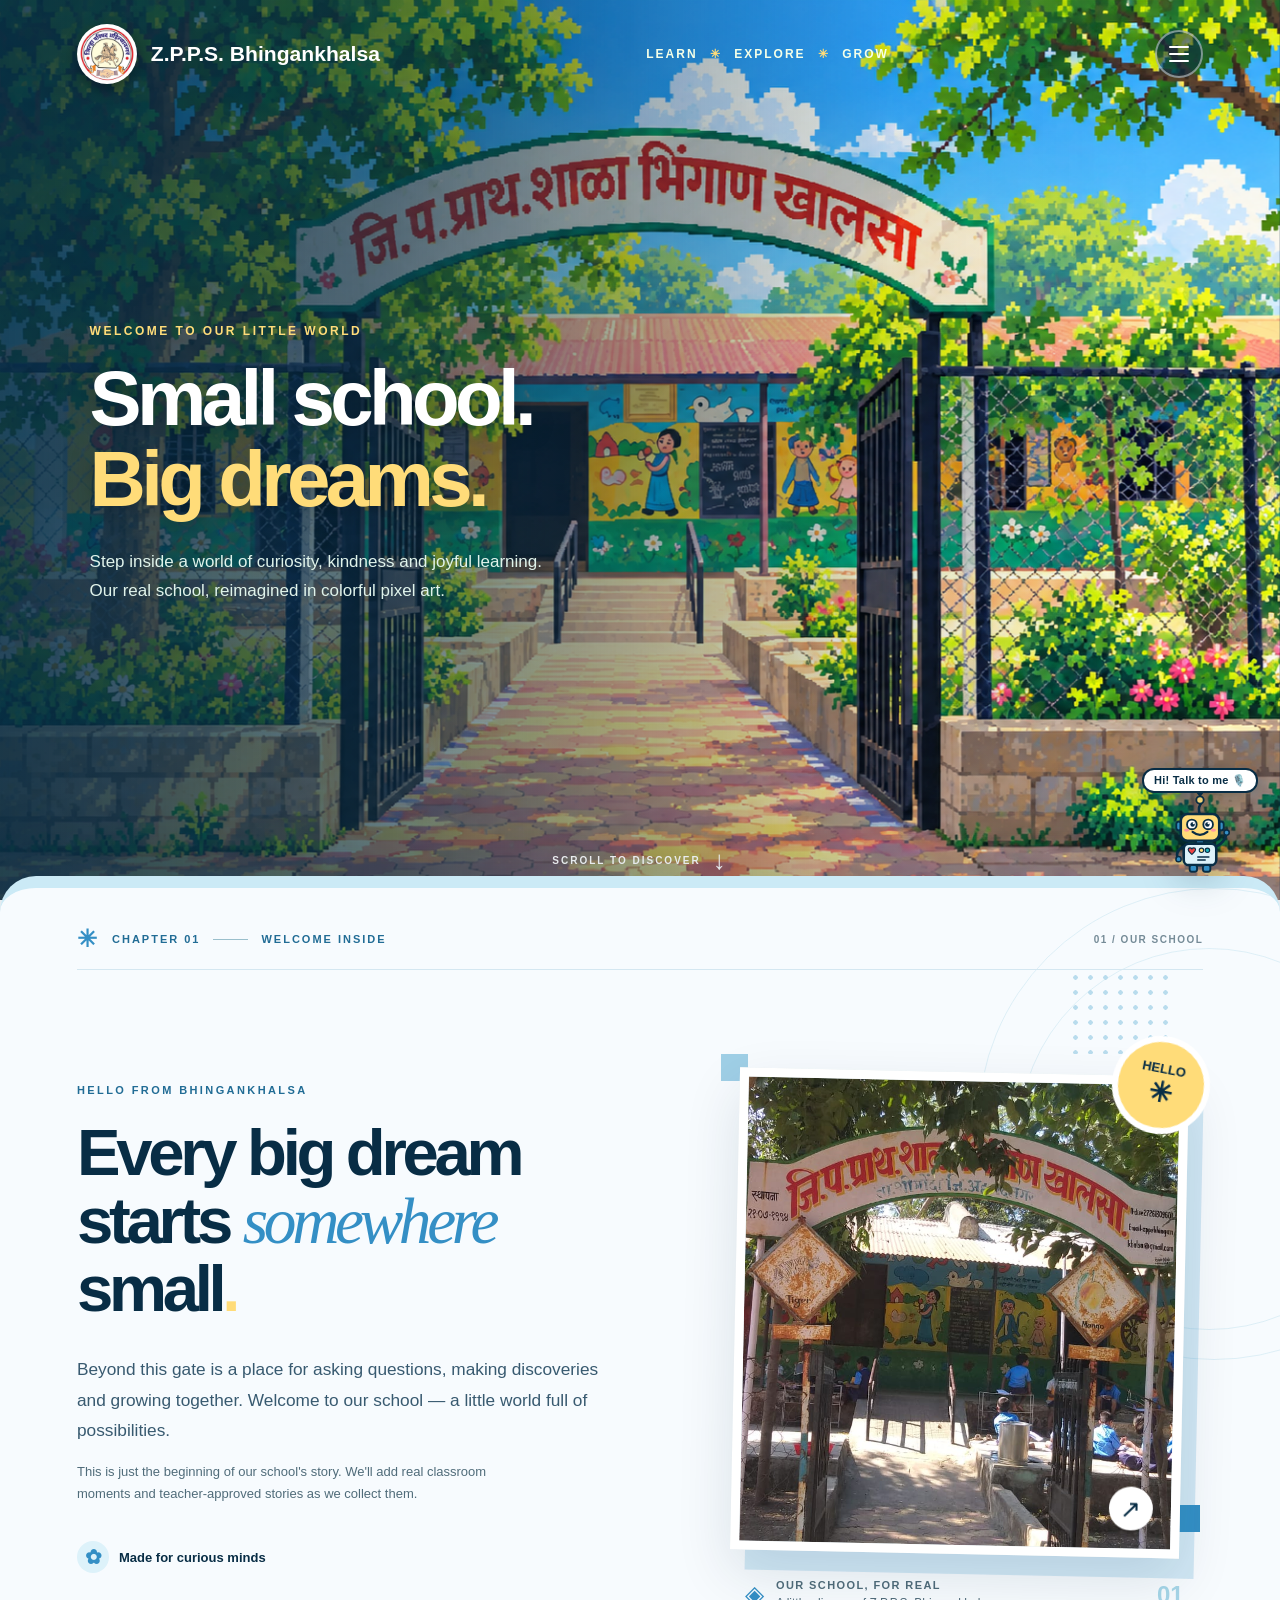
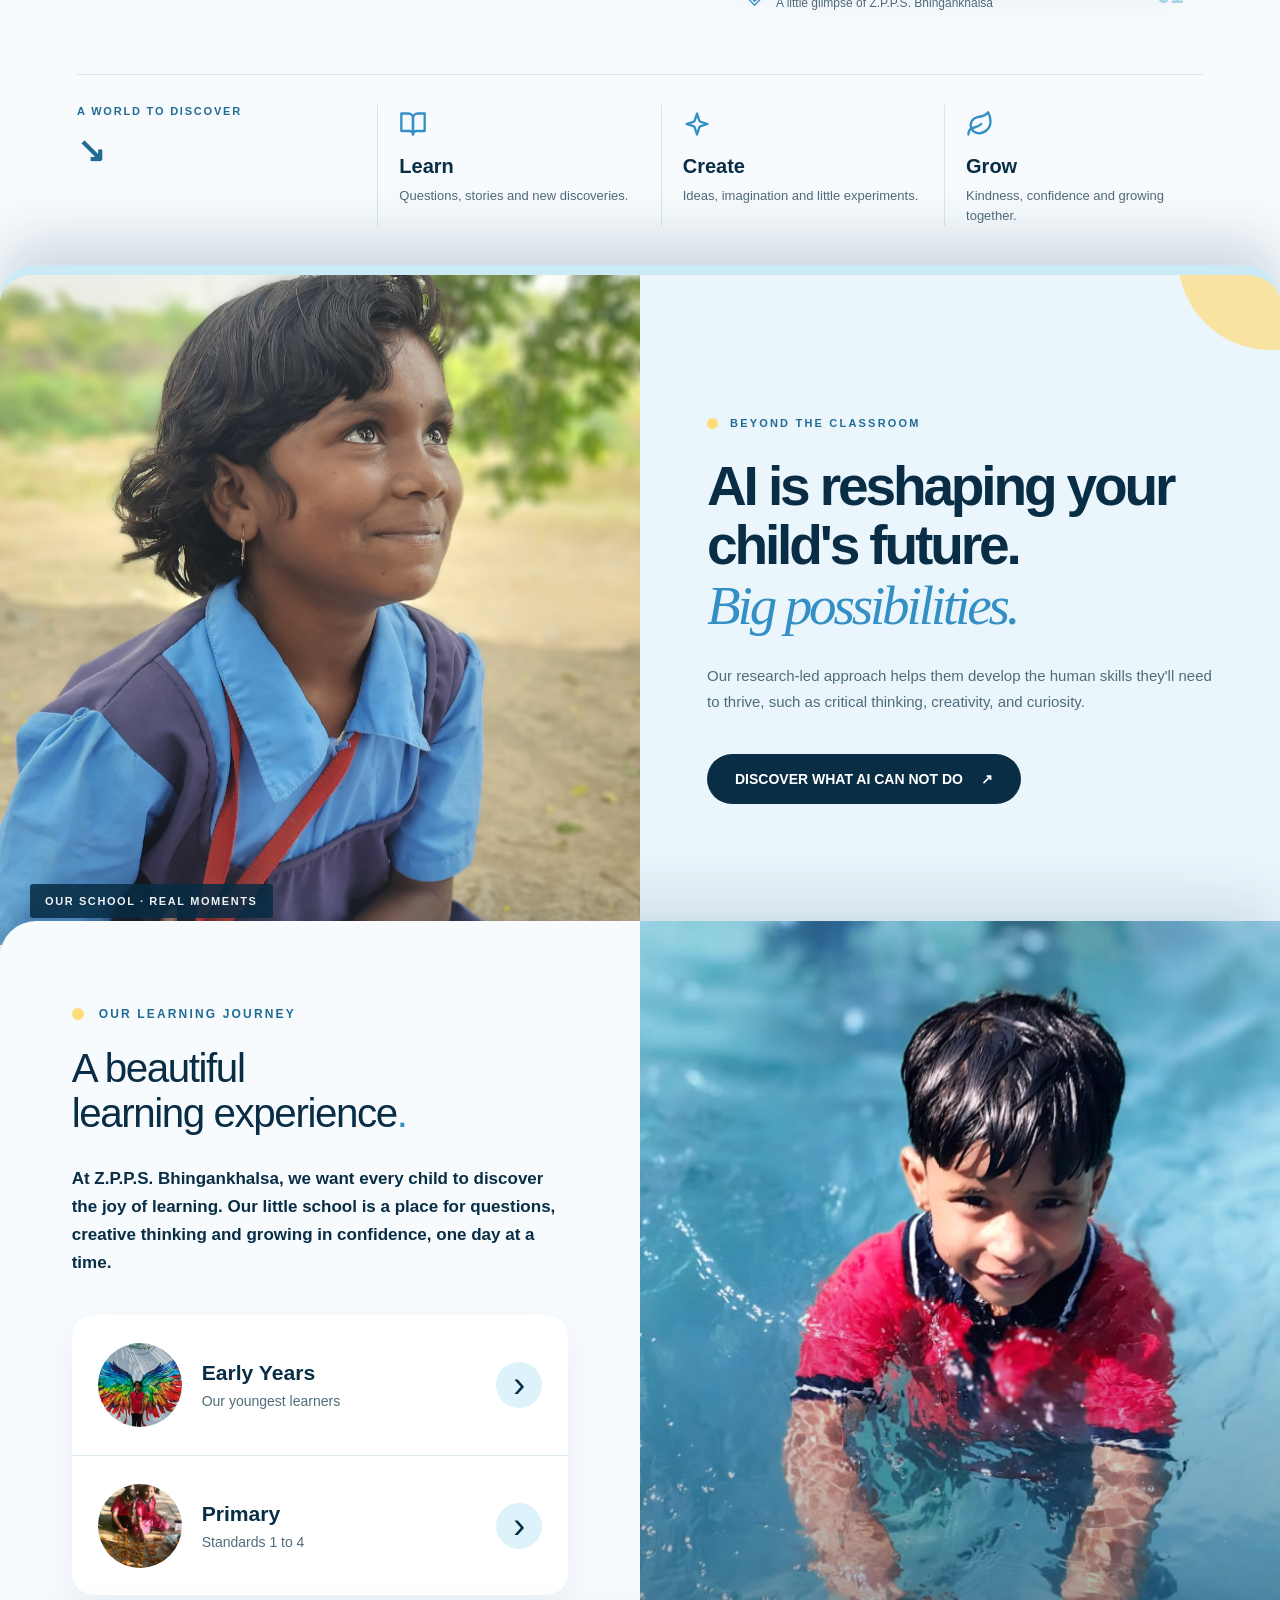
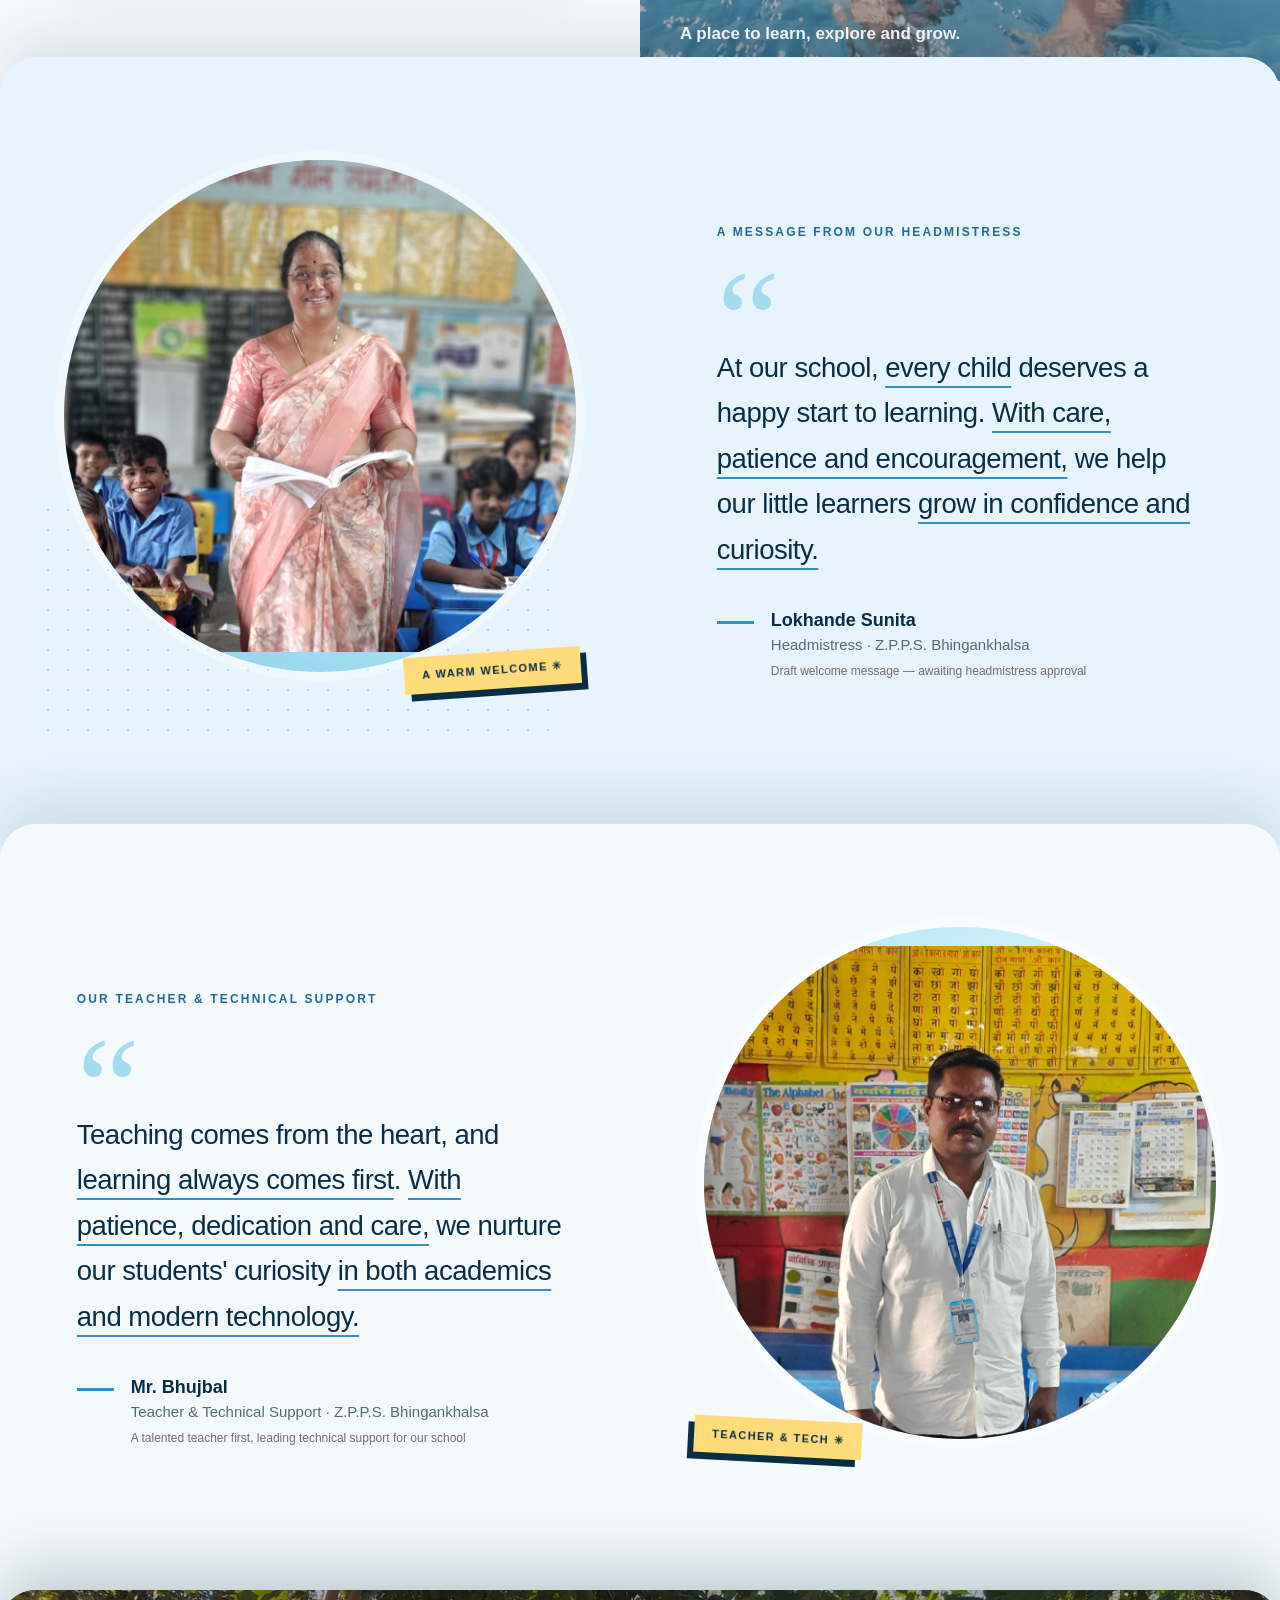
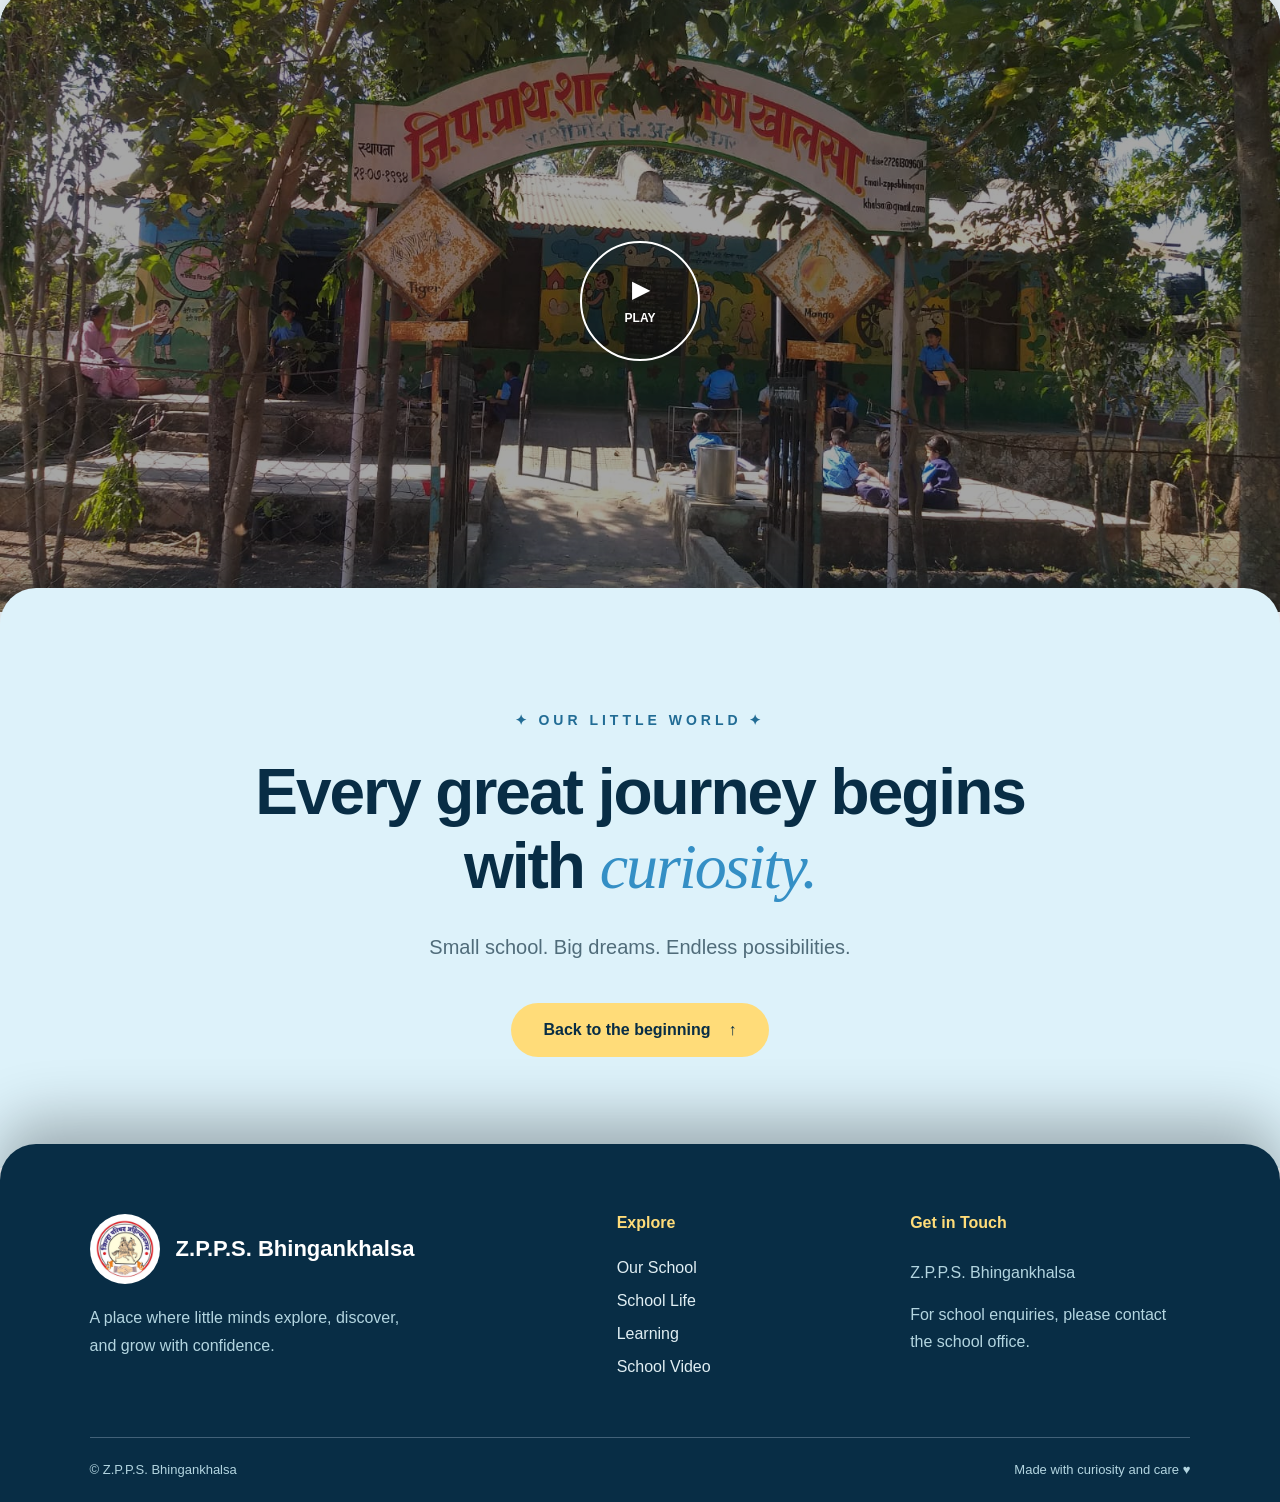
<file: zerpi-school/index.html>
<!DOCTYPE html>
<html lang="en">

<head>
  <meta charset="UTF-8">
  <meta name="viewport" content="width=device-width, initial-scale=1">
  <meta name="description" content="Explore Z.P.P.S. Bhingankhalsa — a little school with big dreams.">
  <title>Z.P.P.S. Bhingankhalsa | Our School</title>
  <link rel="stylesheet" href="styles.css">
  <link rel="stylesheet" href="voice-bot.css">
  <script src="script.js" defer></script>
  <script src="voice-bot.js" defer></script>
</head>

<body>

  <main>

    <!-- SECTION 1: PIXEL HERO -->
    <section class="hero" id="home" aria-labelledby="hero-title">

      <div class="hero-media" role="img" aria-label="Pixel art of our school entrance"></div>

      <div class="hero-shade" aria-hidden="true"></div>

      <header class="navbar">
        <a class="brand" href="#home">
          <img src="assets/school-logo.png" class="brand-logo" alt="Zilla Parishad emblem" width="60" height="60">
          <span class="brand-name">
            Z.P.P.S. Bhingankhalsa
          </span>
        </a>

        <span class="nav-note">
          Learn <span>✳</span>
          Explore <span>✳</span>
          Grow
        </span>

        <!-- HAMBURGER MENU BUTTON -->
        <button class="menu-toggle" id="menuToggle" type="button" aria-label="Open navigation menu"
          aria-expanded="false" aria-controls="siteMenu">
          <span class="menu-bar"></span>
          <span class="menu-bar"></span>
          <span class="menu-bar"></span>
        </button>

      </header>

      <!-- SLIDE-OUT NAVIGATION MENU -->
      <nav class="site-menu" id="siteMenu" aria-label="Site navigation">
        <div class="site-menu-inner">

          <button class="site-menu-close" id="menuClose" type="button" aria-label="Close menu">✕</button>

          <p class="site-menu-school">Z.P.P.S. Bhingankhalsa</p>

          <ul class="site-menu-list">
            <li><a href="about.html" class="site-menu-link">About Our School</a></li>
            <li><a href="extra-curriculum.html" class="site-menu-link">Extra Curriculum</a></li>
            <li><a href="calendar.html" class="site-menu-link">Calendar</a></li>
            <li><a href="features.html" class="site-menu-link">Features</a></li>
            <li><a href="faq.html" class="site-menu-link">F &amp; Q</a></li>
          </ul>

        </div>
      </nav>

      <div class="hero-content">
        <p class="eyebrow">Welcome to our little world</p>

        <h1 id="hero-title">
          Small school.<br>
          <span>Big dreams.</span>
        </h1>

        <p class="hero-description">
          Step inside a world of curiosity, kindness and
          joyful learning. Our real school, reimagined
          in colorful pixel art.
        </p>
      </div>

      <a class="scroll-cue" href="#discover">
        <span>SCROLL TO DISCOVER</span>
        <span class="scroll-cue-arrow">↓</span>
      </a>

    </section>


    <!-- SECTION 2: WELCOME INSIDE -->
    <section class="school-intro" aria-labelledby="discover-title">

      <div class="section-pattern" aria-hidden="true"></div>

      <div class="school-intro-inner">

        <div class="intro-heading-row" id="discover">
          <p class="chapter-label">
            <span class="chapter-spark">✳</span>
            CHAPTER 01
            <span class="chapter-divider"></span>
            WELCOME INSIDE
          </p>
          <span class="chapter-index">
            01 / OUR SCHOOL
          </span>
        </div>

        <div class="intro-main">

          <div class="intro-copy">

            <p class="intro-small">
              HELLO FROM BHINGANKHALSA
            </p>

            <h2 id="discover-title">
              Every big dream<br>
              starts <em>somewhere</em><br>
              small<span class="title-period">.</span>
            </h2>

            <p class="intro-lead">
              Beyond this gate is a place for asking
              questions, making discoveries and growing
              together. Welcome to our school — a little
              world full of possibilities.
            </p>

            <p class="intro-helper">
              This is just the beginning of our school's
              story. We'll add real classroom moments
              and teacher-approved stories as we
              collect them.
            </p>

            <div class="intro-signature">
              <span class="signature-icon">✿</span>
              Made for curious minds
            </div>

          </div>

          <div class="intro-photo-wrap">

            <div class="photo-corner photo-corner-tl"></div>
            <div class="photo-corner photo-corner-br"></div>

            <button class="photo-button" type="button" id="openSchoolPhoto" aria-label="View larger school photograph">
              <img src="assets/real.jpg" alt="Real entrance of Z.P.P.S. Bhingankhalsa" loading="lazy">
              <span class="photo-zoom">↗</span>
            </button>

            <div class="photo-caption">
              <span class="caption-mark">◈</span>

              <div>
                <strong>OUR SCHOOL, FOR REAL</strong>
                <small>
                  A little glimpse of Z.P.P.S. Bhingankhalsa
                </small>
              </div>

              <span class="caption-no">01</span>
            </div>

            <div class="photo-sticker" aria-hidden="true">
              <span>HELLO</span>
              <b>✳</b>
            </div>

          </div>
        </div>

        <div class="intro-bottom">

          <div class="intro-bottom-label">
            A WORLD TO DISCOVER <span>↘</span>
          </div>

          <div class="value-items">

            <article class="value-item">
              <div class="value-icon">
                <svg width="28" height="28" viewBox="0 0 24 24" fill="none" stroke="currentColor" stroke-width="2"
                  stroke-linecap="round" stroke-linejoin="round" aria-hidden="true">
                  <path d="M2 3h6a4 4 0 0 1 4 4v14a3 3 0 0 0-3-3H2z" />
                  <path d="M22 3h-6a4 4 0 0 0-4 4v14a3 3 0 0 1 3-3h7z" />
                </svg>
              </div>
              <h3>Learn</h3>
              <p>Questions, stories and new discoveries.</p>
            </article>

            <article class="value-item">
              <div class="value-icon">
                <svg width="28" height="28" viewBox="0 0 24 24" fill="none" stroke="currentColor" stroke-width="2"
                  stroke-linecap="round" stroke-linejoin="round" aria-hidden="true">
                  <path
                    d="m12 3-1.9 5.8a2 2 0 0 1-1.3 1.3L3 12l5.8 1.9a2 2 0 0 1 1.3 1.3L12 21l1.9-5.8a2 2 0 0 1 1.3-1.3L21 12l-5.8-1.9a2 2 0 0 1-1.3-1.3Z" />
                </svg>
              </div>
              <h3>Create</h3>
              <p>Ideas, imagination and little experiments.</p>
            </article>

            <article class="value-item">
              <div class="value-icon">
                <svg width="28" height="28" viewBox="0 0 24 24" fill="none" stroke="currentColor" stroke-width="2"
                  stroke-linecap="round" stroke-linejoin="round" aria-hidden="true">
                  <path d="M11 20A7 7 0 0 1 9.8 6.1C15.5 5 17 4.48 19 2c1 2 2 4.18 2 8 0 5.5-4.78 10-10 10Z" />
                  <path d="M2 21c0-3 1.85-5.36 5.08-6C9.5 14.52 12 13 13 12" />
                </svg>
              </div>
              <h3>Grow</h3>
              <p>Kindness, confidence and growing together.</p>
            </article>

          </div>
        </div>

      </div>
    </section>


    <!-- SECTION 3: STUDENT FEATURE -->
    <section class="student-story" id="school-life" aria-labelledby="school-life-title">

      <div class="student-story-image">
        <div class="student-story-photo-frame">
          <img id="studentStoryPhoto" src="assets/face.jpg" alt="A real moment from our school" loading="lazy">
        </div>

        <span class="student-image-caption">
          OUR SCHOOL · REAL MOMENTS
        </span>
      </div>

      <div class="student-story-copy">
        <div class="student-story-text">

          <p class="student-story-kicker">
            <span class="story-kicker-dot"></span>
            BEYOND THE CLASSROOM
          </p>

          <h2 id="school-life-title">
            AI is reshaping your child's future.<br>
            <em>Big possibilities.</em>
          </h2>

          <p class="student-story-subtext">
            Our research-led approach helps them develop
            the human skills they'll need to thrive, such
            as critical thinking, creativity, and curiosity.
          </p>

          <a class="feature-button" href="ai-skills.html">
            DISCOVER WHAT AI CAN NOT DO
            <span aria-hidden="true">↗</span>
          </a>

        </div>
      </div>

    </section>


    <!-- SECTION 4: LEARNING EXPERIENCE -->
    <section class="learning-section" id="learning" aria-labelledby="learning-title">

      <div class="learning-grid">

        <div class="learning-copy">

          <p class="learning-kicker">
            <span></span>
            OUR LEARNING JOURNEY
          </p>

          <h2 id="learning-title">
            A beautiful<br>
            learning experience<span class="learning-period">.</span>
          </h2>

          <p class="learning-intro">
            At Z.P.P.S. Bhingankhalsa, we want every child
            to discover the joy of learning. Our little
            school is a place for questions, creative
            thinking and growing in confidence, one day
            at a time.
          </p>

          <div class="learning-stage-list">

            <a class="learning-stage learning-stage-link" href="early-years.html">
              <img class="learning-thumb" src="assets/pre.jpg" alt="" loading="lazy">

              <span class="learning-stage-label">
                <strong>Early Years</strong>
                <small>Our youngest learners</small>
              </span>

              <span class="learning-stage-arrow">›</span>
            </a>

            <a class="learning-stage learning-stage-link" href="primary.html">
              <img class="learning-thumb" src="assets/prelim.jpg" alt="" loading="lazy">

              <span class="learning-stage-label">
                <strong>Primary</strong>
                <small>Standards 1 to 4</small>
              </span>

              <span class="learning-stage-arrow">›</span>
            </a>

          </div>
        </div>

        <div class="learning-visual">

          <img src="assets/innocense.jpeg" alt="Real school entrance" loading="lazy">

          <div class="learning-photo-caption">
            A place to learn, explore and grow.
          </div>

        </div>
      </div>

    </section>


    <!-- SECTION 5: HEADMISTRESS -->
    <section class="headmistress-section" id="headmistress" aria-labelledby="headmistress-heading">

      <div class="headmistress-grid">

        <div class="headmistress-image-column">

          <div class="headmistress-portrait-wrap">

            <div class="headmistress-cross-pattern"></div>

            <div class="headmistress-portrait" id="headmistressPortrait">

              <div class="headmistress-photo-placeholder">
                <span class="headmistress-initials">LS</span>
                <span class="headmistress-placeholder-label">
                  PORTRAIT COMING SOON
                </span>
              </div>

              <img id="headmistressPhoto" src="assets/HM.jpg" alt="Headmistress Lokhande Sunita" loading="lazy"
                width="560" height="560">

            </div>

            <span class="headmistress-picture-tag">
              A WARM WELCOME <span>✳</span>
            </span>

          </div>
        </div>

        <div class="headmistress-copy-column">

          <p class="headmistress-eyebrow">
            A MESSAGE FROM OUR HEADMISTRESS
          </p>

          <div class="headmistress-quotation-mark" aria-hidden="true">“</div>

          <h2 class="headmistress-quote" id="headmistress-heading">
            At our school, <span>every child</span>
            deserves a happy start to learning.
            <span>With care, patience and encouragement,</span>
            we help our little learners
            <span>grow in confidence and curiosity.</span>
          </h2>

          <div class="headmistress-attribution">

            <span class="headmistress-line"></span>

            <div>
              <strong>Lokhande Sunita</strong>
              <p>
                Headmistress · Z.P.P.S. Bhingankhalsa
              </p>
              <small>
                Draft welcome message —
                awaiting headmistress approval
              </small>
            </div>

          </div>
        </div>

      </div>
    </section>


    <!-- SECTION 5B: TEACHER & TECH SUPPORT -->
    <section class="headmistress-section teacher-section" id="teacher" aria-labelledby="teacher-heading">

      <div class="headmistress-grid teacher-grid">

        <div class="headmistress-copy-column teacher-copy-column">

          <p class="headmistress-eyebrow">
            OUR TEACHER &amp; TECHNICAL SUPPORT
          </p>

          <div class="headmistress-quotation-mark" aria-hidden="true">“</div>

          <h2 class="headmistress-quote" id="teacher-heading">
            Teaching comes from the heart, and <span>learning always comes first</span>.
            <span>With patience, dedication and care,</span>
            we nurture our students' curiosity
            <span>in both academics and modern technology.</span>
          </h2>

          <div class="headmistress-attribution">

            <span class="headmistress-line"></span>

            <div>
              <strong>Mr. Bhujbal</strong>
              <p>
                Teacher &amp; Technical Support · Z.P.P.S. Bhingankhalsa
              </p>
              <small>
                A talented teacher first, leading technical support for our school
              </small>
            </div>

          </div>
        </div>

        <div class="headmistress-image-column teacher-image-column">

          <div class="headmistress-portrait-wrap teacher-portrait-wrap">

            <div class="headmistress-cross-pattern teacher-cross-pattern"></div>

            <div class="headmistress-portrait teacher-portrait" id="teacherPortrait">

              <div class="headmistress-photo-placeholder">
                <span class="headmistress-initials">B</span>
                <span class="headmistress-placeholder-label">
                  TEACHER &amp; TECH SUPPORT
                </span>
              </div>

              <img id="teacherPhoto" src="assets/teacher.jpg" alt="Teacher Mr. Bhujbal" loading="lazy" width="560"
                height="560">

            </div>

            <span class="headmistress-picture-tag teacher-picture-tag">
              TEACHER &amp; TECH <span>✳</span>
            </span>

          </div>
        </div>

      </div>
    </section>


    <!-- SECTION 6: SCHOOL VIDEO -->
    <section class="school-video-section" id="school-video">

      <h2 class="visually-hidden">
        Discover Z.P.P.S. Bhingankhalsa
      </h2>

      <video id="schoolIntroVideo" class="school-intro-video" poster="assets/real.jpg" preload="metadata" playsinline>
        <source src="assets/Z.P.P.S.BHINGANKHALSA.mp4" type="video/mp4">
        Your browser does not support this video.
      </video>

      <div class="school-video-overlay"></div>

      <button class="video-play-button" id="schoolVideoPlay" type="button" aria-label="Play school introduction">
        <span class="play-icon">▶</span>
        <span>PLAY</span>
      </button>

      <button class="video-pause-button" id="schoolVideoPause" type="button" aria-label="Pause school introduction"
        hidden>
        ❚❚
      </button>

    </section>


    <!-- SECTION 7: CLOSING MESSAGE -->
    <section class="closing-section" id="closing">

      <div class="closing-inner">

        <p class="closing-eyebrow">
          ✦ OUR LITTLE WORLD ✦
        </p>

        <h2>
          Every great journey begins with
          <em>curiosity.</em>
        </h2>

        <p class="closing-description">
          Small school. Big dreams.
          Endless possibilities.
        </p>

        <a href="#home" class="closing-button">
          Back to the beginning
          <span aria-hidden="true">↑</span>
        </a>

      </div>

    </section>

  </main>


  <!-- FOOTER -->
  <footer class="school-footer" id="contact">

    <div class="footer-container">

      <div class="footer-brand">

        <div class="footer-brand-header">
          <img src="assets/school-logo.png" alt="Zilla Parishad logo" class="footer-logo">
          <h3>Z.P.P.S. Bhingankhalsa</h3>
        </div>

        <p>
          A place where little minds explore,
          discover, and grow with confidence.
        </p>

      </div>

      <nav class="footer-links" aria-label="Footer navigation">
        <h4>Explore</h4>
        <a href="#discover">Our School</a>
        <a href="#school-life">School Life</a>
        <a href="#learning">Learning</a>
        <a href="#school-video">School Video</a>
      </nav>

      <div class="footer-contact">
        <h4>Get in Touch</h4>
        <p>Z.P.P.S. Bhingankhalsa</p>
        <p>
          For school enquiries, please
          contact the school office.
        </p>
      </div>

    </div>

    <div class="footer-bottom">
      <p>© Z.P.P.S. Bhingankhalsa</p>
      <p>Made with curiosity and care ♥</p>
    </div>

  </footer>


  <!-- SCHOOL PHOTO VIEWER -->
  <dialog class="photo-dialog" id="schoolPhotoDialog" aria-label="School entrance photograph">

    <div class="dialog-topbar">
      <span>OUR REAL SCHOOL</span>

      <button type="button" id="closeSchoolPhoto" class="dialog-close" aria-label="Close photograph">✕</button>
    </div>

    <img src="assets/real.jpg" alt="Real school entrance">

    <p>Z.P.P.S. Bhingankhalsa · Entrance photograph</p>
  </dialog>

</body>

</html>
</file>
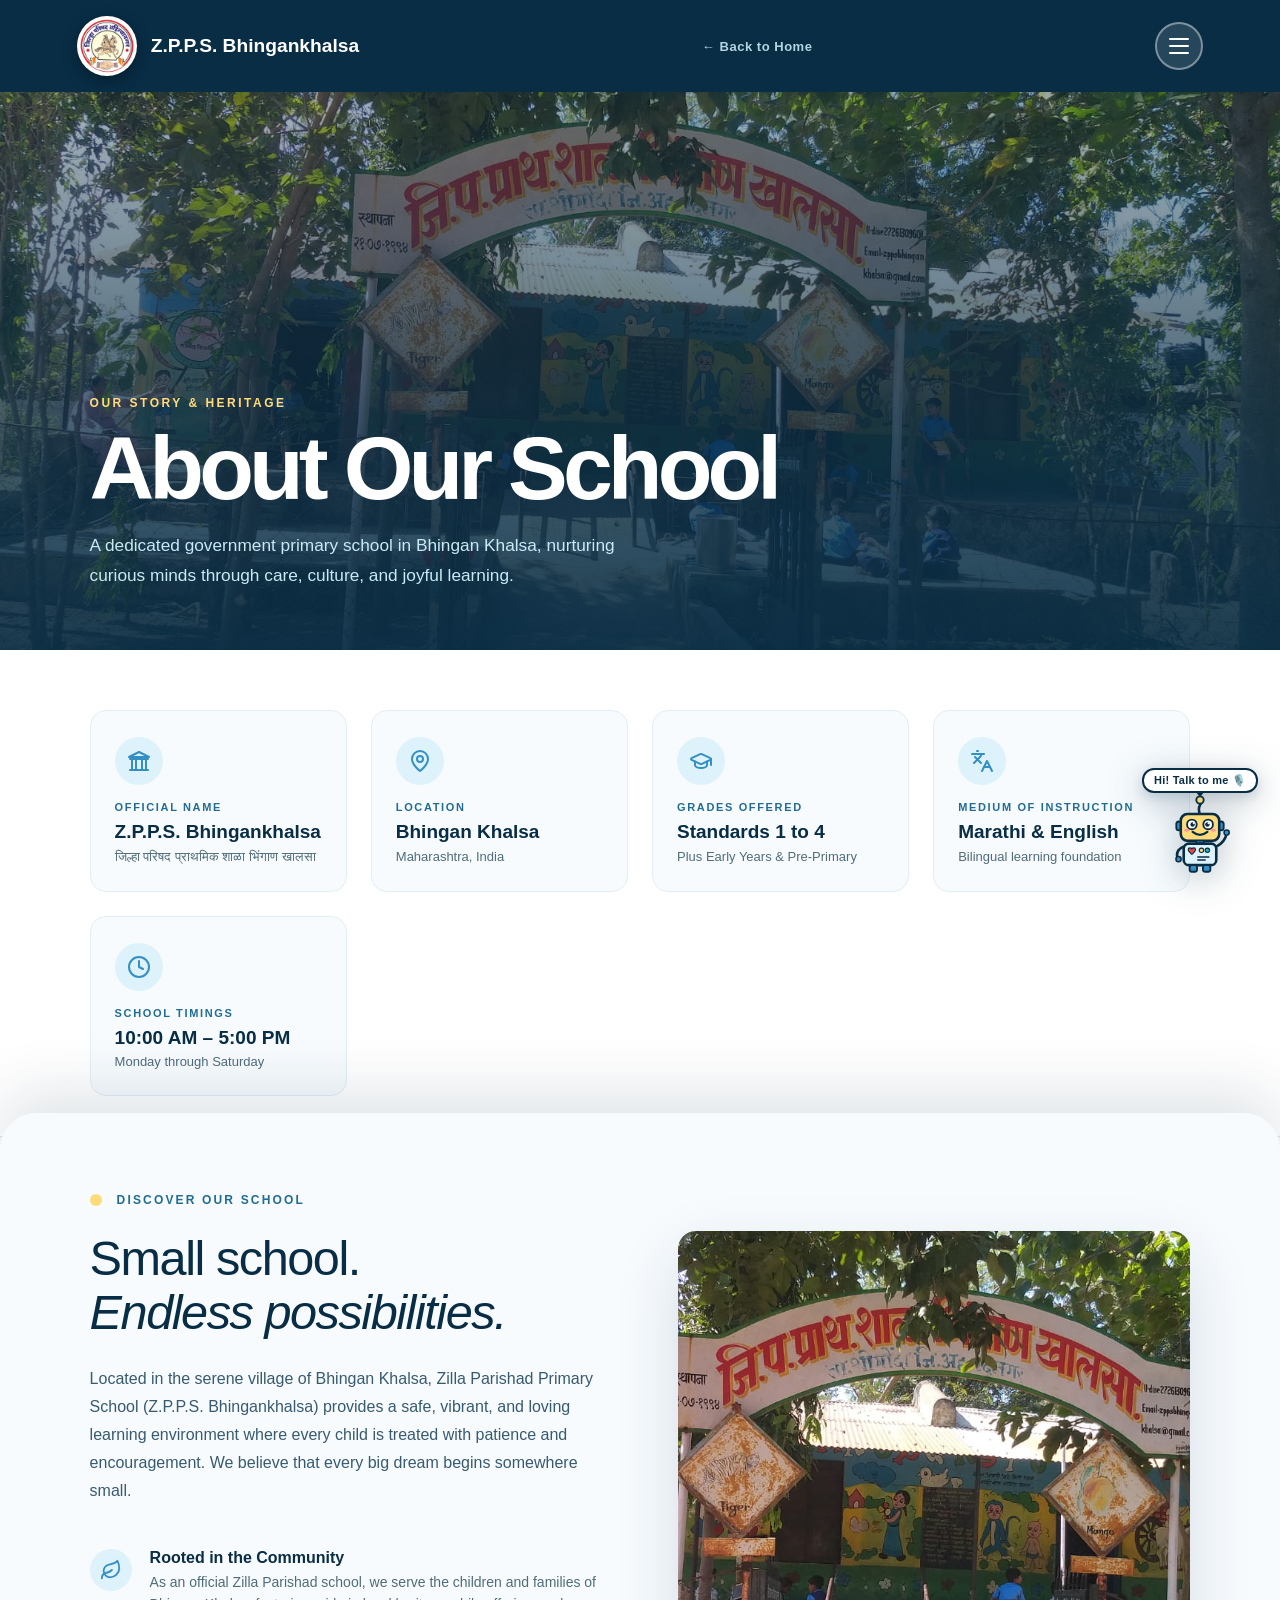
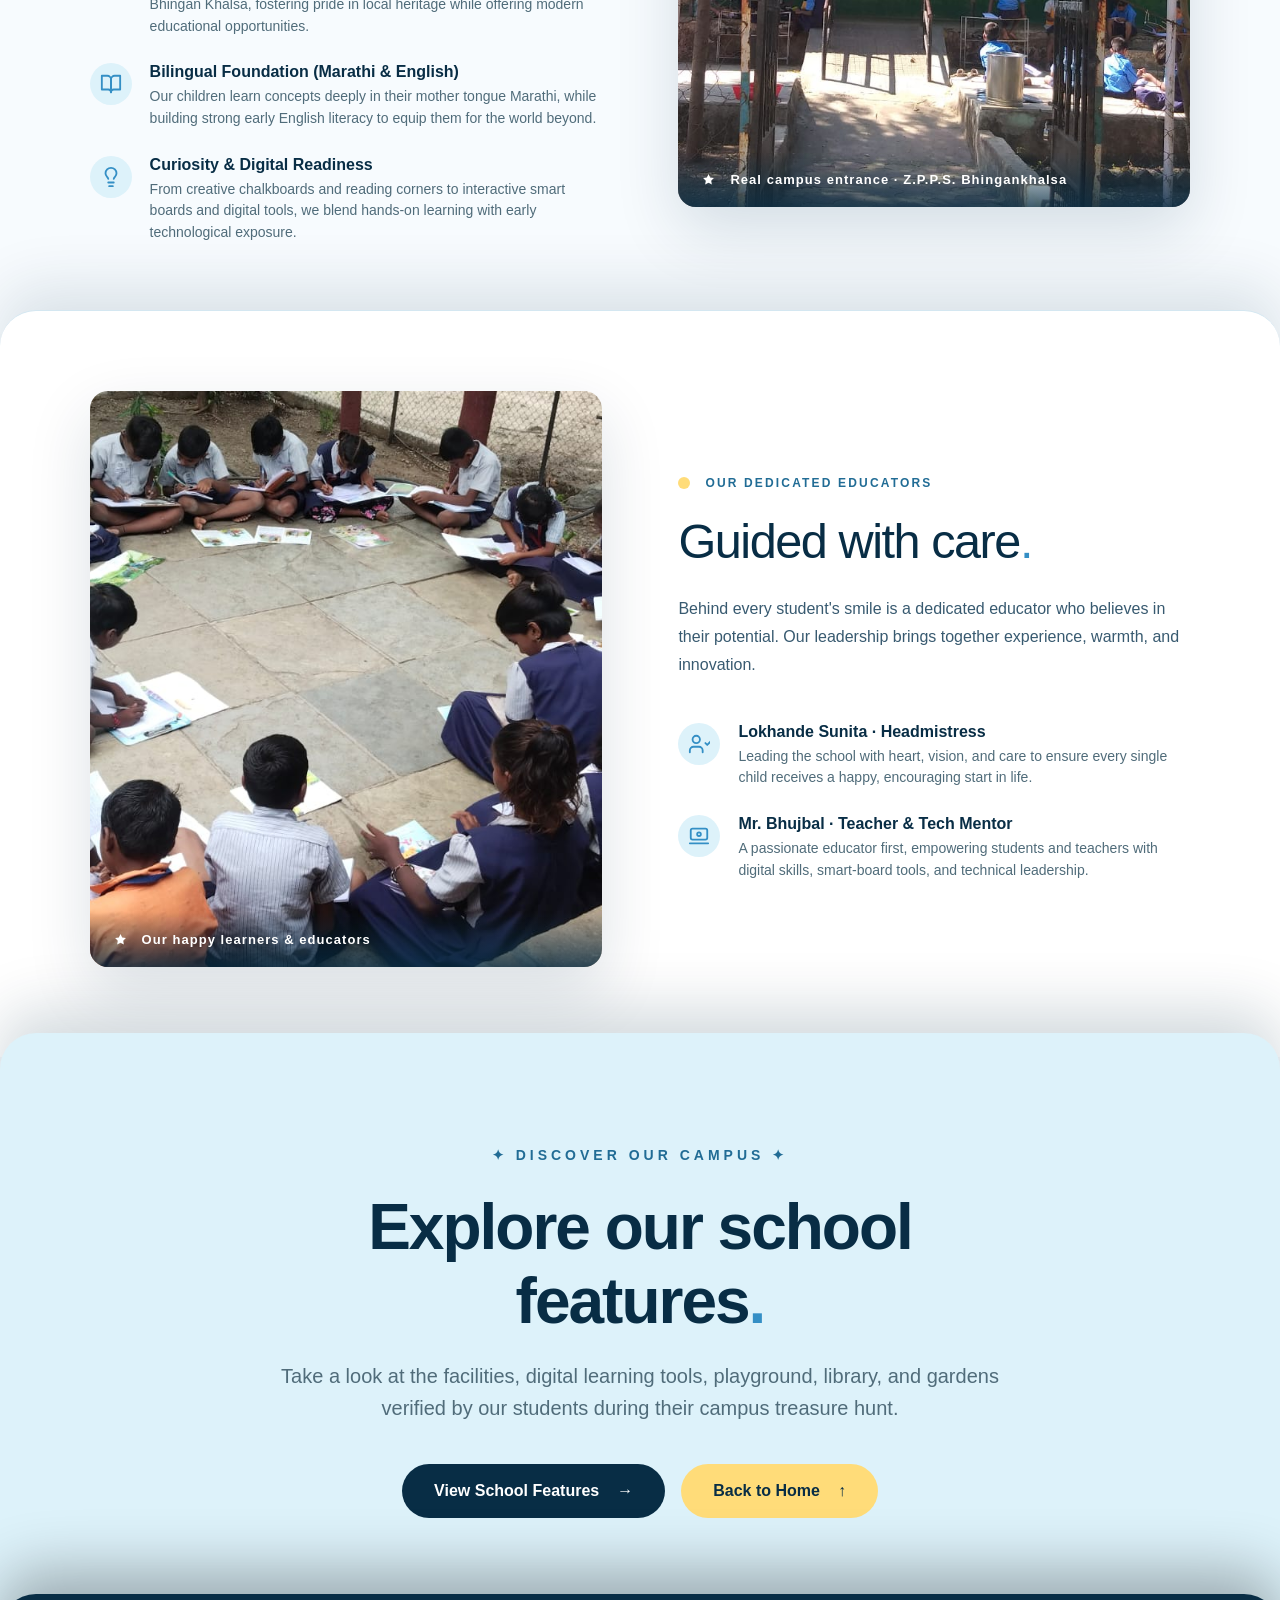
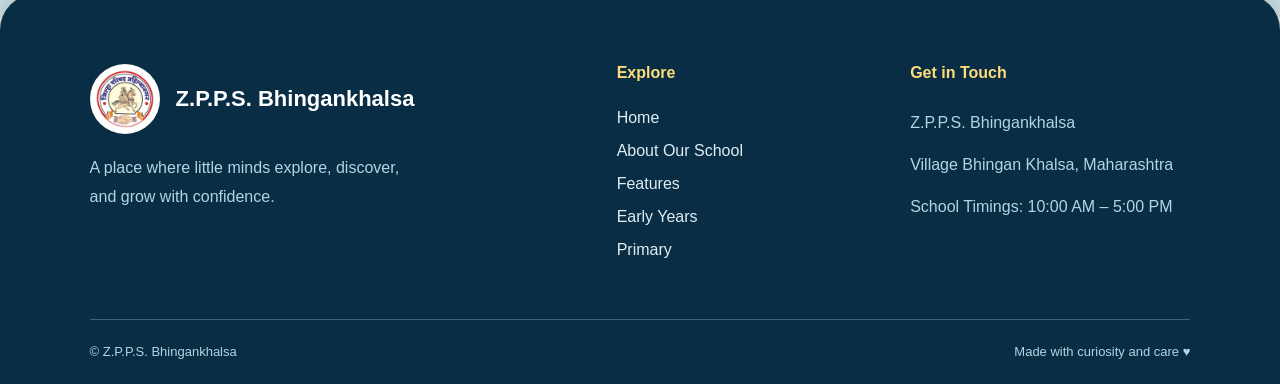
<file: zerpi-school/about.html>
<!DOCTYPE html>
<html lang="en">

<head>
  <meta charset="UTF-8">
  <meta name="viewport" content="width=device-width, initial-scale=1">
  <meta name="description" content="About Z.P.P.S. Bhingankhalsa — our story, rural heritage, curriculum, and values.">
  <title>About Our School | Z.P.P.S. Bhingankhalsa</title>
  <link rel="stylesheet" href="styles.css">
  <link rel="stylesheet" href="page-styles.css">
  <link rel="stylesheet" href="voice-bot.css">
  <script src="page-script.js" defer></script>
  <script src="voice-bot.js" defer></script>
</head>

<body class="inner-page">

  <!-- NAVBAR -->
  <header class="page-navbar">
    <a class="brand" href="index.html">
      <img src="assets/school-logo.png" class="brand-logo" alt="Zilla Parishad emblem" width="60" height="60">
      <span class="brand-name">Z.P.P.S. Bhingankhalsa</span>
    </a>

    <a class="page-back-link" href="index.html">
      ← Back to Home
    </a>

    <!-- HAMBURGER MENU BUTTON -->
    <button class="menu-toggle" id="menuToggle" type="button" aria-label="Open navigation menu" aria-expanded="false"
      aria-controls="siteMenu">
      <span class="menu-bar"></span>
      <span class="menu-bar"></span>
      <span class="menu-bar"></span>
    </button>
  </header>

  <!-- SLIDE-OUT NAVIGATION MENU -->
  <nav class="site-menu" id="siteMenu" aria-label="Site navigation">
    <div class="site-menu-inner">

      <button class="site-menu-close" id="menuClose" type="button" aria-label="Close menu">✕</button>

      <p class="site-menu-school">Z.P.P.S. Bhingankhalsa</p>

      <ul class="site-menu-list">
        <li><a href="about.html" class="site-menu-link">About Our School</a></li>
        <li><a href="extra-curriculum.html" class="site-menu-link">Extra Curriculum</a></li>
        <li><a href="calendar.html" class="site-menu-link">Calendar</a></li>
        <li><a href="features.html" class="site-menu-link">Features</a></li>
        <li><a href="faq.html" class="site-menu-link">F &amp; Q</a></li>
      </ul>

    </div>
  </nav>

  <main>

    <!-- PAGE HERO -->
    <section class="inner-hero" style="background-image: url('assets/real.jpg');">
      <div class="inner-hero-shade"></div>
      <div class="inner-hero-content">
        <p class="eyebrow">Our Story &amp; Heritage</p>
        <h1>About Our School</h1>
        <p class="inner-hero-sub">
          A dedicated government primary school in Bhingan Khalsa, nurturing
          curious minds through care, culture, and joyful learning.
        </p>
      </div>
    </section>


    <!-- QUICK FACTS SECTION -->
    <section class="facts-section" aria-labelledby="facts-title">
      <div class="facts-grid">

        <div class="fact-card">
          <div class="fact-icon">
            <svg width="24" height="24" viewBox="0 0 24 24" fill="none" stroke="currentColor" stroke-width="2" stroke-linecap="round" stroke-linejoin="round" aria-hidden="true"><path d="M3 21h18M3 10h18M5 10v11M9 10v11M15 10v11M19 10v11M12 3 2 8h20z"/></svg>
          </div>
          <div class="fact-label">Official Name</div>
          <p class="fact-value">Z.P.P.S. Bhingankhalsa</p>
          <p class="fact-sub">जिल्हा परिषद प्राथमिक शाळा भिंगाण खालसा</p>
        </div>

        <div class="fact-card">
          <div class="fact-icon">
            <svg width="24" height="24" viewBox="0 0 24 24" fill="none" stroke="currentColor" stroke-width="2" stroke-linecap="round" stroke-linejoin="round" aria-hidden="true"><path d="M20 10c0 6-8 12-8 12s-8-6-8-12a8 8 0 0 1 16 0Z"/><circle cx="12" cy="10" r="3"/></svg>
          </div>
          <div class="fact-label">Location</div>
          <p class="fact-value">Bhingan Khalsa</p>
          <p class="fact-sub">Maharashtra, India</p>
        </div>

        <div class="fact-card">
          <div class="fact-icon">
            <svg width="24" height="24" viewBox="0 0 24 24" fill="none" stroke="currentColor" stroke-width="2" stroke-linecap="round" stroke-linejoin="round" aria-hidden="true"><path d="M21.42 10.922a1 1 0 0 0-.019-1.838L12.83 5.18a2 2 0 0 0-1.66 0L2.6 9.08a1 1 0 0 0 0 1.832l8.57 3.908a2 2 0 0 0 1.66 0z"/><path d="M22 10v6"/><path d="M6 12.5V16a6 3 0 0 0 12 0v-3.5"/></svg>
          </div>
          <div class="fact-label">Grades Offered</div>
          <p class="fact-value">Standards 1 to 4</p>
          <p class="fact-sub">Plus Early Years &amp; Pre-Primary</p>
        </div>

        <div class="fact-card">
          <div class="fact-icon">
            <svg width="24" height="24" viewBox="0 0 24 24" fill="none" stroke="currentColor" stroke-width="2" stroke-linecap="round" stroke-linejoin="round" aria-hidden="true"><path d="m5 8 6 6"/><path d="m4 14 6-6 2-3"/><path d="M2 5h12"/><path d="M7 2h1"/><path d="m22 22-5-10-5 10"/><path d="M14 18h6"/></svg>
          </div>
          <div class="fact-label">Medium of Instruction</div>
          <p class="fact-value">Marathi &amp; English</p>
          <p class="fact-sub">Bilingual learning foundation</p>
        </div>

        <div class="fact-card">
          <div class="fact-icon">
            <svg width="24" height="24" viewBox="0 0 24 24" fill="none" stroke="currentColor" stroke-width="2" stroke-linecap="round" stroke-linejoin="round" aria-hidden="true"><circle cx="12" cy="12" r="10"/><polyline points="12 6 12 12 16 14"/></svg>
          </div>
          <div class="fact-label">School Timings</div>
          <p class="fact-value">10:00 AM – 5:00 PM</p>
          <p class="fact-sub">Monday through Saturday</p>
        </div>

      </div>
    </section>


    <!-- DETAILED INTRO SECTION -->
    <section class="inner-content-section">

      <div class="inner-content-grid">

        <div class="inner-copy">

          <p class="learning-kicker">
            <span></span>
            DISCOVER OUR SCHOOL
          </p>

          <h2>
            Small school.<br>
            <em>Endless possibilities.</em>
          </h2>

          <p class="inner-lead">
            Located in the serene village of Bhingan Khalsa, Zilla Parishad Primary School
            (Z.P.P.S. Bhingankhalsa) provides a safe, vibrant, and loving learning environment
            where every child is treated with patience and encouragement. We believe that
            every big dream begins somewhere small.
          </p>

          <div class="inner-highlights">

            <div class="inner-highlight-item">
              <div class="value-icon">
                <svg width="22" height="22" viewBox="0 0 24 24" fill="none" stroke="currentColor" stroke-width="2" stroke-linecap="round" stroke-linejoin="round" aria-hidden="true"><path d="M11 20A7 7 0 0 1 9.8 6.1C15.5 5 17 4.48 19 2c1 2 2 4.18 2 8 0 5.5-4.78 10-10 10Z"/><path d="M2 21c0-3 1.85-5.36 5.08-6C9.5 14.52 12 13 13 12"/></svg>
              </div>
              <div>
                <strong>Rooted in the Community</strong>
                <p>
                  As an official Zilla Parishad school, we serve the children and families of Bhingan Khalsa,
                  fostering pride in local heritage while offering modern educational opportunities.
                </p>
              </div>
            </div>

            <div class="inner-highlight-item">
              <div class="value-icon">
                <svg width="22" height="22" viewBox="0 0 24 24" fill="none" stroke="currentColor" stroke-width="2" stroke-linecap="round" stroke-linejoin="round" aria-hidden="true"><path d="M2 3h6a4 4 0 0 1 4 4v14a3 3 0 0 0-3-3H2z"/><path d="M22 3h-6a4 4 0 0 0-4 4v14a3 3 0 0 1 3-3h7z"/></svg>
              </div>
              <div>
                <strong>Bilingual Foundation (Marathi &amp; English)</strong>
                <p>
                  Our children learn concepts deeply in their mother tongue Marathi, while building strong
                  early English literacy to equip them for the world beyond.
                </p>
              </div>
            </div>

            <div class="inner-highlight-item">
              <div class="value-icon">
                <svg width="22" height="22" viewBox="0 0 24 24" fill="none" stroke="currentColor" stroke-width="2" stroke-linecap="round" stroke-linejoin="round" aria-hidden="true"><path d="M15 14c.2-1 .7-1.7 1.5-2.5 1-1 1.5-2.2 1.5-3.5A6 6 0 0 0 6 8c0 1 .2 2.2 1.5 3.5.7.7 1.3 1.5 1.5 2.5"/><path d="M9 18h6"/><path d="M10 22h4"/></svg>
              </div>
              <div>
                <strong>Curiosity &amp; Digital Readiness</strong>
                <p>
                  From creative chalkboards and reading corners to interactive smart boards and digital tools,
                  we blend hands-on learning with early technological exposure.
                </p>
              </div>
            </div>

          </div>

        </div>

        <div class="inner-photo-wrap">
          <img src="assets/real.jpg" alt="Real entrance of Z.P.P.S. Bhingankhalsa" loading="lazy">
          <div class="inner-photo-label">
            <svg class="photo-badge-icon" viewBox="0 0 24 24" aria-hidden="true"><polygon points="12 2 15.09 8.26 22 9.27 17 14.14 18.18 21.02 12 17.77 5.82 21.02 7 14.14 2 9.27 8.91 8.26 12 2"/></svg>Real campus entrance · Z.P.P.S. Bhingankhalsa
          </div>
        </div>

      </div>

    </section>


    <!-- LEADERSHIP TEAM SECTION -->
    <section class="inner-content-section" style="background: white; border-top: 1px solid #d4e7f1;">

      <div class="inner-content-grid">

        <div class="inner-photo-wrap">
          <img src="assets/group.jpg" alt="Students and teachers of Z.P.P.S. Bhingankhalsa" loading="lazy">
          <div class="inner-photo-label">
            <svg class="photo-badge-icon" viewBox="0 0 24 24" aria-hidden="true"><polygon points="12 2 15.09 8.26 22 9.27 17 14.14 18.18 21.02 12 17.77 5.82 21.02 7 14.14 2 9.27 8.91 8.26 12 2"/></svg>Our happy learners &amp; educators
          </div>
        </div>

        <div class="inner-copy">

          <p class="learning-kicker">
            <span></span>
            OUR DEDICATED EDUCATORS
          </p>

          <h2>
            Guided with care<span class="learning-period">.</span>
          </h2>

          <p class="inner-lead">
            Behind every student's smile is a dedicated educator who believes in their potential.
            Our leadership brings together experience, warmth, and innovation.
          </p>

          <div class="inner-highlights">

            <div class="inner-highlight-item">
              <div class="value-icon">
                <svg width="22" height="22" viewBox="0 0 24 24" fill="none" stroke="currentColor" stroke-width="2" stroke-linecap="round" stroke-linejoin="round" aria-hidden="true"><path d="M16 21v-2a4 4 0 0 0-4-4H6a4 4 0 0 0-4 4v2"/><circle cx="9" cy="7" r="4"/><path d="m19 11 2 2 4-4"/></svg>
              </div>
              <div>
                <strong>Lokhande Sunita · Headmistress</strong>
                <p>
                  Leading the school with heart, vision, and care to ensure every single child receives
                  a happy, encouraging start in life.
                </p>
              </div>
            </div>

            <div class="inner-highlight-item">
              <div class="value-icon">
                <svg width="22" height="22" viewBox="0 0 24 24" fill="none" stroke="currentColor" stroke-width="2" stroke-linecap="round" stroke-linejoin="round" aria-hidden="true"><rect width="18" height="12" x="3" y="4" rx="2"/><line x1="2" x2="22" y1="20" y2="20"/><circle cx="12" cy="10" r="2"/></svg>
              </div>
              <div>
                <strong>Mr. Bhujbal · Teacher &amp; Tech Mentor</strong>
                <p>
                  A passionate educator first, empowering students and teachers with digital skills,
                  smart-board tools, and technical leadership.
                </p>
              </div>
            </div>

          </div>

        </div>

      </div>

    </section>


    <!-- EXPLORE FEATURES CTA -->
    <section class="inner-coming-soon">
      <div class="inner-coming-soon-inner">
        <p class="closing-eyebrow">✦ DISCOVER OUR CAMPUS ✦</p>
        <h2>Explore our school features<span class="learning-period">.</span></h2>
        <p class="closing-description">
          Take a look at the facilities, digital learning tools, playground, library,
          and gardens verified by our students during their campus treasure hunt.
        </p>
        <div style="display: flex; gap: 16px; justify-content: center; flex-wrap: wrap;">
          <a href="features.html" class="closing-button" style="background: var(--school-navy); color: white;">
            View School Features <span aria-hidden="true">→</span>
          </a>
          <a href="index.html" class="closing-button">
            Back to Home <span aria-hidden="true">↑</span>
          </a>
        </div>
      </div>
    </section>

  </main>


  <!-- FOOTER -->
  <footer class="school-footer" id="contact">

    <div class="footer-container">

      <div class="footer-brand">
        <div class="footer-brand-header">
          <img src="assets/school-logo.png" alt="Zilla Parishad logo" class="footer-logo">
          <h3>Z.P.P.S. Bhingankhalsa</h3>
        </div>
        <p>A place where little minds explore, discover, and grow with confidence.</p>
      </div>

      <nav class="footer-links" aria-label="Footer navigation">
        <h4>Explore</h4>
        <a href="index.html">Home</a>
        <a href="about.html">About Our School</a>
        <a href="features.html">Features</a>
        <a href="early-years.html">Early Years</a>
        <a href="primary.html">Primary</a>
      </nav>

      <div class="footer-contact">
        <h4>Get in Touch</h4>
        <p>Z.P.P.S. Bhingankhalsa</p>
        <p>Village Bhingan Khalsa, Maharashtra</p>
        <p>School Timings: 10:00 AM – 5:00 PM</p>
      </div>

    </div>

    <div class="footer-bottom">
      <p>© Z.P.P.S. Bhingankhalsa</p>
      <p>Made with curiosity and care ♥</p>
    </div>

  </footer>

</body>

</html>
</file>
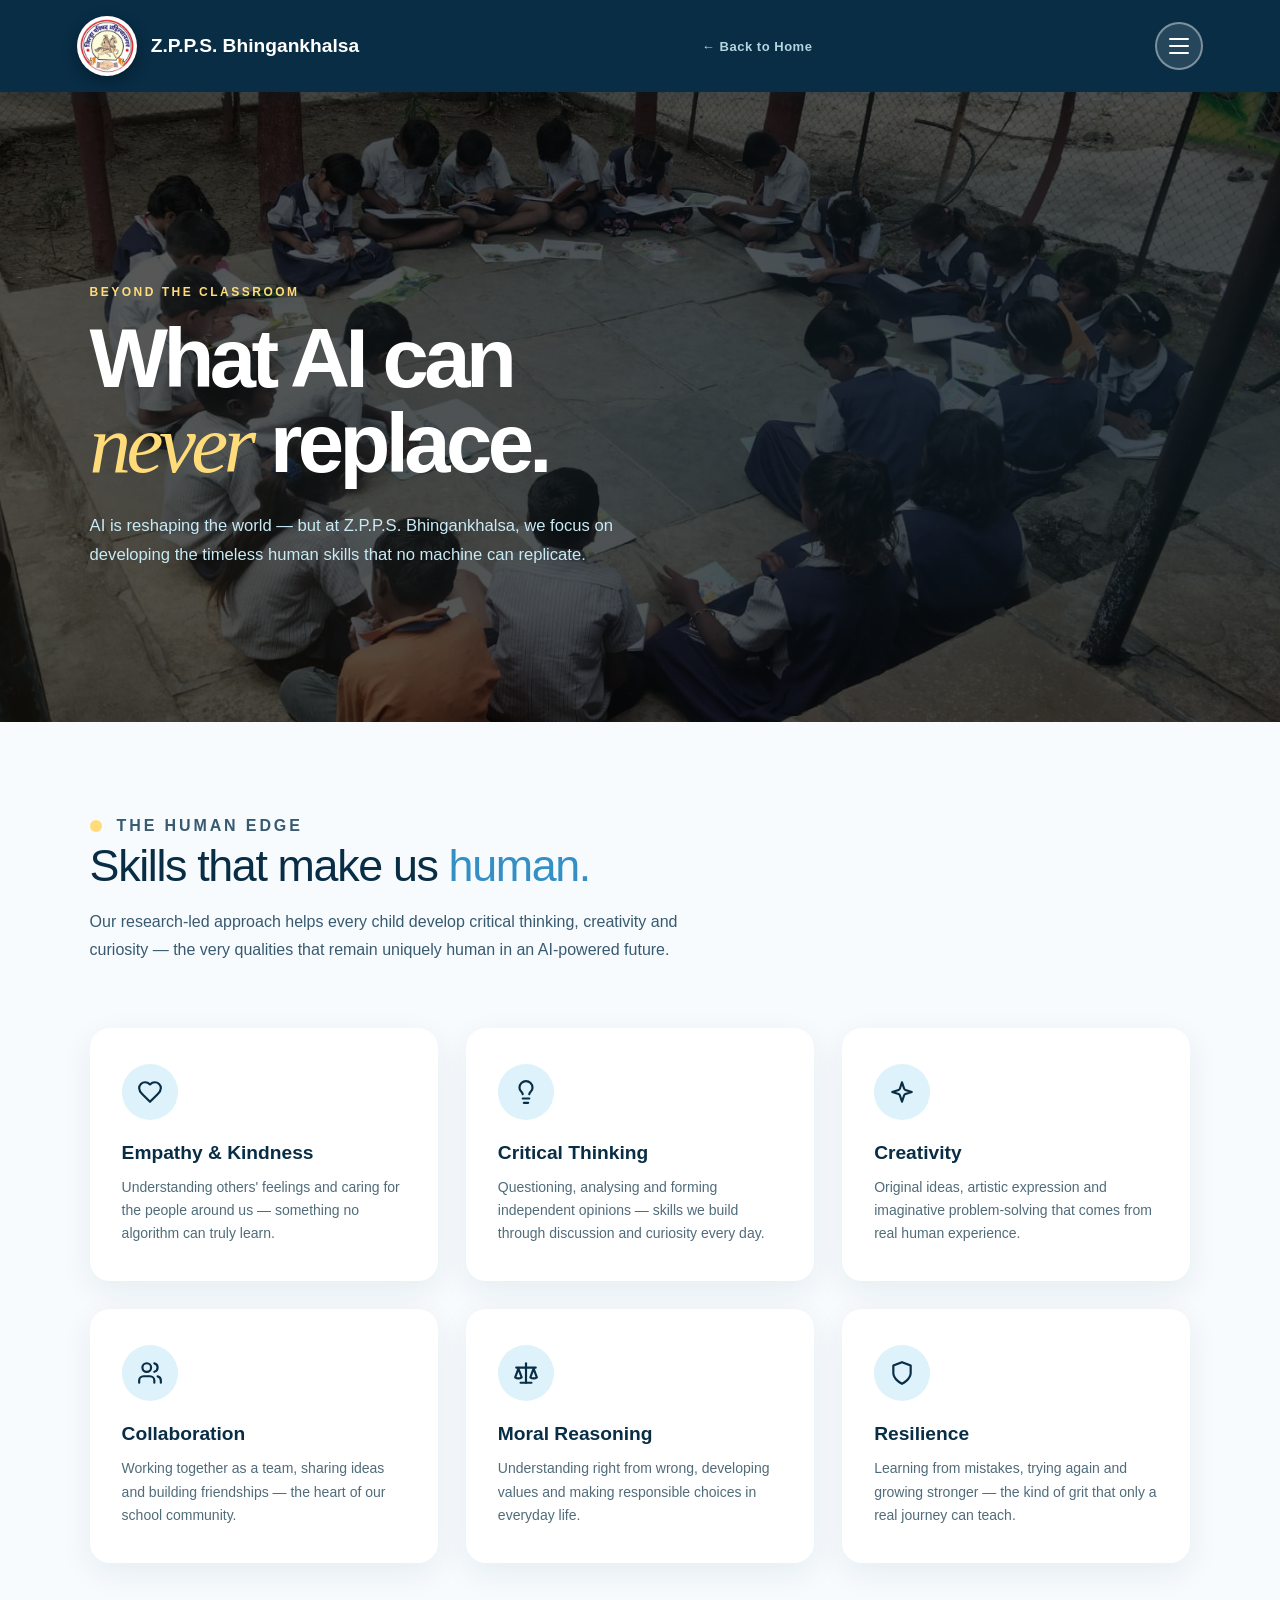
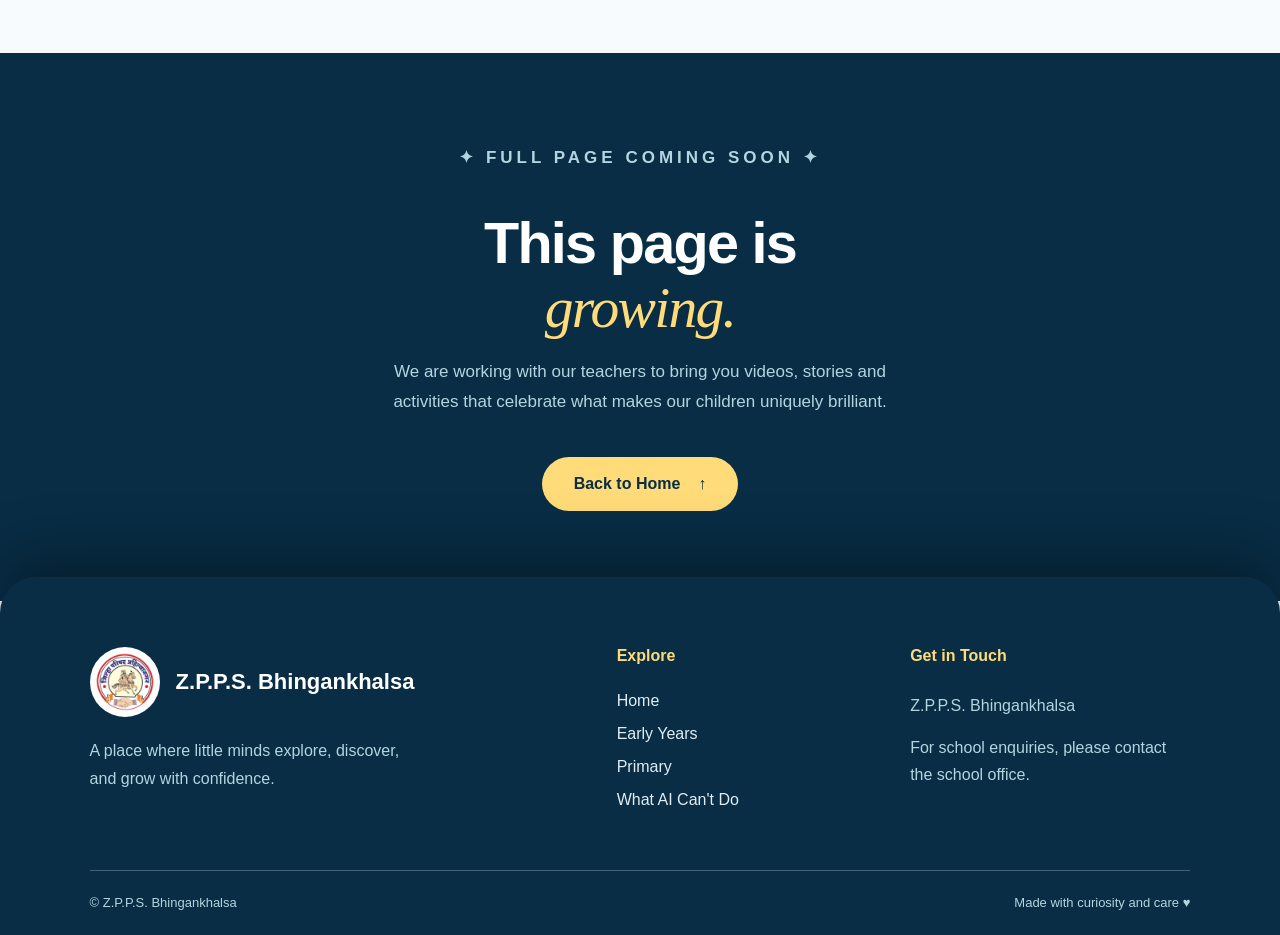
<file: zerpi-school/ai-skills.html>
<!DOCTYPE html>
<html lang="en">

<head>
  <meta charset="UTF-8">
  <meta name="viewport" content="width=device-width, initial-scale=1">
  <meta name="description" content="The skills AI can never replace — Z.P.P.S. Bhingankhalsa.">
  <title>What AI Can't Do | Z.P.P.S. Bhingankhalsa</title>
  <link rel="stylesheet" href="styles.css">
  <link rel="stylesheet" href="page-styles.css">
  <script src="page-script.js" defer></script>

  <style>
    /* ---- AI SKILLS PAGE – page-specific styles ---- */

    .ai-hero {
      position: relative;
      min-height: 70vh;
      display: flex;
      align-items: center;
      color: white;
      overflow: hidden;
      padding: 120px 7% 80px;
    }

    .ai-hero-bg {
      position: absolute;
      inset: 0;
      z-index: 0;
      background-image: url('assets/group.jpg');
      background-size: cover;
      background-position: center 30%;
      filter: brightness(0.35) saturate(0.8);
    }

    /* Keep the overlay gradient on top of the image */
    .ai-hero-bg::before {
      content: "";
      position: absolute;
      inset: 0;
      background:
        radial-gradient(ellipse 80% 60% at 80% 50%,
          rgba(52,143,197,.4),
          transparent),
        radial-gradient(ellipse 50% 70% at 10% 80%,
          rgba(255,220,121,.15),
          transparent);
    }

    /* Decorative dots grid */
    .ai-hero-bg::after {
      content: "";
      position: absolute;
      inset: 0;
      background-image: radial-gradient(rgba(255,255,255,.06) 1.5px, transparent 1.5px);
      background-size: 28px 28px;
    }

    .ai-hero-content {
      position: relative;
      z-index: 1;
      max-width: 800px;
    }

    .ai-hero-content .eyebrow {
      margin-bottom: 18px;
    }

    .ai-hero-content h1 {
      margin: 0 0 24px;
      font-size: clamp(46px, 6.5vw, 96px);
      font-weight: 800;
      line-height: 1.02;
      letter-spacing: -.055em;
    }

    .ai-hero-content h1 em {
      font-family: Georgia, serif;
      font-weight: 400;
      color: var(--school-yellow);
    }

    .ai-hero-sub {
      max-width: 580px;
      font-size: clamp(16px, 1.3vw, 20px);
      line-height: 1.75;
      color: #c8eaf4;
      margin: 0;
    }

    /* ---- SKILLS GRID ---- */

    .ai-skills-section {
      background: var(--school-light);
      padding: 90px 7%;
      color: var(--school-navy);
    }

    .ai-skills-intro {
      max-width: 1400px;
      margin: 0 auto 64px;
    }

    .ai-skills-intro h2 {
      margin: 0 0 18px;
      font-size: clamp(34px, 3.5vw, 58px);
      font-weight: 500;
      line-height: 1.12;
      letter-spacing: -.03em;
    }

    .ai-skills-intro p {
      max-width: 620px;
      font-size: clamp(16px, 1.2vw, 19px);
      line-height: 1.75;
      color: #385a70;
      margin: 0;
    }

    .ai-skills-grid {
      max-width: 1400px;
      margin: 0 auto;
      display: grid;
      grid-template-columns: repeat(3, 1fr);
      gap: 28px;
    }

    .ai-skill-card {
      background: white;
      border-radius: 20px;
      padding: 36px 32px;
      box-shadow: 0 10px 32px rgba(8,45,69,.07);
      transition: transform .25s, box-shadow .25s;
    }

    .ai-skill-card:hover {
      transform: translateY(-6px);
      box-shadow: 0 22px 48px rgba(8,45,69,.13);
    }

    .ai-skill-icon {
      width: 56px;
      height: 56px;
      border-radius: 50%;
      background: var(--school-sky);
      display: grid;
      place-items: center;
      font-size: 28px;
      margin-bottom: 22px;
    }

    .ai-skill-card h3 {
      margin: 0 0 12px;
      font-size: clamp(18px, 1.5vw, 22px);
      font-weight: 700;
    }

    .ai-skill-card p {
      margin: 0;
      font-size: 14px;
      line-height: 1.65;
      color: var(--school-muted);
    }

    /* ---- COMING SOON BANNER ---- */

    .ai-coming-soon {
      background: var(--school-navy);
      color: white;
      text-align: center;
      padding: 90px 24px;
    }

    .ai-coming-soon-inner {
      max-width: 700px;
      margin: 0 auto;
    }

    .ai-coming-soon h2 {
      margin: 0 0 18px;
      font-size: clamp(34px, 4.5vw, 64px);
      font-weight: 800;
      line-height: 1.1;
      letter-spacing: -.03em;
    }

    .ai-coming-soon h2 em {
      font-family: Georgia, serif;
      font-weight: 400;
      color: var(--school-yellow);
    }

    .ai-coming-soon p {
      max-width: 520px;
      margin: 0 auto 40px;
      font-size: 17px;
      line-height: 1.75;
      color: #b3d5e0;
    }

    .ai-coming-soon .closing-button {
      background: var(--school-yellow);
      color: var(--school-navy);
    }

    /* ---- RESPONSIVE ---- */

    @media (max-width: 900px) {
      .ai-skills-grid {
        grid-template-columns: repeat(2, 1fr);
      }
    }

    @media (max-width: 580px) {
      .ai-skills-grid {
        grid-template-columns: 1fr;
      }

      .ai-hero {
        padding: 100px 6% 60px;
      }
    }
  </style>
</head>

<body class="inner-page">

  <!-- NAVBAR -->
  <header class="page-navbar">
    <a class="brand" href="index.html">
      <img src="assets/school-logo.png" class="brand-logo" alt="Zilla Parishad emblem" width="60" height="60">
      <span class="brand-name">Z.P.P.S. Bhingankhalsa</span>
    </a>

    <a class="page-back-link" href="index.html">
      ← Back to Home
    </a>

    <!-- HAMBURGER MENU BUTTON -->
    <button class="menu-toggle" id="menuToggle" type="button" aria-label="Open navigation menu" aria-expanded="false" aria-controls="siteMenu">
      <span class="menu-bar"></span>
      <span class="menu-bar"></span>
      <span class="menu-bar"></span>
    </button>
  </header>

  <!-- SLIDE-OUT NAVIGATION MENU -->
  <nav class="site-menu" id="siteMenu" aria-label="Site navigation">
    <div class="site-menu-inner">

      <button class="site-menu-close" id="menuClose" type="button" aria-label="Close menu">✕</button>

      <p class="site-menu-school">Z.P.P.S. Bhingankhalsa</p>

      <ul class="site-menu-list">
        <li><a href="about.html" class="site-menu-link">About Our School</a></li>
        <li><a href="extra-curriculum.html" class="site-menu-link">Extra Curriculum</a></li>
        <li><a href="calendar.html" class="site-menu-link">Calendar</a></li>
        <li><a href="features.html" class="site-menu-link">Features</a></li>
        <li><a href="faq.html" class="site-menu-link">F &amp; Q</a></li>
      </ul>

    </div>
  </nav>

  <main>

    <!-- HERO -->
    <section class="ai-hero">
      <div class="ai-hero-bg" aria-hidden="true"></div>

      <div class="ai-hero-content">
        <p class="eyebrow">Beyond the Classroom</p>

        <h1>
          What AI can<br>
          <em>never</em> replace.
        </h1>

        <p class="ai-hero-sub">
          AI is reshaping the world — but at Z.P.P.S. Bhingankhalsa,
          we focus on developing the timeless human skills that
          no machine can replicate.
        </p>
      </div>
    </section>


    <!-- SKILLS GRID -->
    <section class="ai-skills-section">

      <div class="ai-skills-intro">
        <p class="learning-kicker">
          <span></span>
          THE HUMAN EDGE
        </p>
        <h2>
          Skills that make us<span class="learning-period"> human.</span>
        </h2>
        <p>
          Our research-led approach helps every child develop critical thinking,
          creativity and curiosity — the very qualities that remain uniquely human
          in an AI-powered future.
        </p>
      </div>

      <div class="ai-skills-grid">

        <div class="ai-skill-card">
          <div class="ai-skill-icon">
            <svg width="26" height="26" viewBox="0 0 24 24" fill="none" stroke="currentColor" stroke-width="2" stroke-linecap="round" stroke-linejoin="round" aria-hidden="true"><path d="M19 14c1.49-1.46 3-3.21 3-5.5A5.5 5.5 0 0 0 16.5 3c-1.76 0-3 .5-4.5 2-1.5-1.5-2.74-2-4.5-2A5.5 5.5 0 0 0 2 8.5c0 2.3 1.5 4.05 3 5.5l7 7Z"/></svg>
          </div>
          <h3>Empathy &amp; Kindness</h3>
          <p>Understanding others' feelings and caring for the people around us — something no algorithm can truly learn.</p>
        </div>

        <div class="ai-skill-card">
          <div class="ai-skill-icon">
            <svg width="26" height="26" viewBox="0 0 24 24" fill="none" stroke="currentColor" stroke-width="2" stroke-linecap="round" stroke-linejoin="round" aria-hidden="true"><path d="M15 14c.2-1 .7-1.7 1.5-2.5 1-1 1.5-2.2 1.5-3.5A6 6 0 0 0 6 8c0 1 .2 2.2 1.5 3.5.7.7 1.3 1.5 1.5 2.5"/><path d="M9 18h6"/><path d="M10 22h4"/></svg>
          </div>
          <h3>Critical Thinking</h3>
          <p>Questioning, analysing and forming independent opinions — skills we build through discussion and curiosity every day.</p>
        </div>

        <div class="ai-skill-card">
          <div class="ai-skill-icon">
            <svg width="26" height="26" viewBox="0 0 24 24" fill="none" stroke="currentColor" stroke-width="2" stroke-linecap="round" stroke-linejoin="round" aria-hidden="true"><path d="m12 3-1.9 5.8a2 2 0 0 1-1.3 1.3L3 12l5.8 1.9a2 2 0 0 1 1.3 1.3L12 21l1.9-5.8a2 2 0 0 1 1.3-1.3L21 12l-5.8-1.9a2 2 0 0 1-1.3-1.3Z"/></svg>
          </div>
          <h3>Creativity</h3>
          <p>Original ideas, artistic expression and imaginative problem-solving that comes from real human experience.</p>
        </div>

        <div class="ai-skill-card">
          <div class="ai-skill-icon">
            <svg width="26" height="26" viewBox="0 0 24 24" fill="none" stroke="currentColor" stroke-width="2" stroke-linecap="round" stroke-linejoin="round" aria-hidden="true"><path d="M16 21v-2a4 4 0 0 0-4-4H6a4 4 0 0 0-4 4v2"/><circle cx="9" cy="7" r="4"/><path d="M22 21v-2a4 4 0 0 0-3-3.87"/><path d="M16 3.13a4 4 0 0 1 0 7.75"/></svg>
          </div>
          <h3>Collaboration</h3>
          <p>Working together as a team, sharing ideas and building friendships — the heart of our school community.</p>
        </div>

        <div class="ai-skill-card">
          <div class="ai-skill-icon">
            <svg width="26" height="26" viewBox="0 0 24 24" fill="none" stroke="currentColor" stroke-width="2" stroke-linecap="round" stroke-linejoin="round" aria-hidden="true"><path d="m16 16 3-8 3 8c-.87.65-1.92 1-3 1s-2.13-.35-3-1Z"/><path d="m2 16 3-8 3 8c-.87.65-1.92 1-3 1s-2.13-.35-3-1Z"/><path d="M7 21h10"/><path d="M12 3v18"/><path d="M3 7h18"/></svg>
          </div>
          <h3>Moral Reasoning</h3>
          <p>Understanding right from wrong, developing values and making responsible choices in everyday life.</p>
        </div>

        <div class="ai-skill-card">
          <div class="ai-skill-icon">
            <svg width="26" height="26" viewBox="0 0 24 24" fill="none" stroke="currentColor" stroke-width="2" stroke-linecap="round" stroke-linejoin="round" aria-hidden="true"><path d="M12 22s8-4 8-10V5l-8-3-8 3v7c0 6 8 10 8 10z"/></svg>
          </div>
          <h3>Resilience</h3>
          <p>Learning from mistakes, trying again and growing stronger — the kind of grit that only a real journey can teach.</p>
        </div>

      </div>

    </section>


    <!-- COMING SOON -->
    <section class="ai-coming-soon">
      <div class="ai-coming-soon-inner">
        <p class="closing-eyebrow">✦ FULL PAGE COMING SOON ✦</p>

        <h2>
          This page is<br>
          <em>growing.</em>
        </h2>

        <p>
          We are working with our teachers to bring you videos,
          stories and activities that celebrate what makes our
          children uniquely brilliant.
        </p>

        <a href="index.html" class="closing-button">
          Back to Home <span aria-hidden="true">↑</span>
        </a>
      </div>
    </section>

  </main>


  <!-- FOOTER -->
  <footer class="school-footer" id="contact">

    <div class="footer-container">

      <div class="footer-brand">
        <div class="footer-brand-header">
          <img src="assets/school-logo.png" alt="Zilla Parishad logo" class="footer-logo">
          <h3>Z.P.P.S. Bhingankhalsa</h3>
        </div>
        <p>A place where little minds explore, discover, and grow with confidence.</p>
      </div>

      <nav class="footer-links" aria-label="Footer navigation">
        <h4>Explore</h4>
        <a href="index.html">Home</a>
        <a href="early-years.html">Early Years</a>
        <a href="primary.html">Primary</a>
        <a href="ai-skills.html">What AI Can't Do</a>
      </nav>

      <div class="footer-contact">
        <h4>Get in Touch</h4>
        <p>Z.P.P.S. Bhingankhalsa</p>
        <p>For school enquiries, please contact the school office.</p>
      </div>

    </div>

    <div class="footer-bottom">
      <p>© Z.P.P.S. Bhingankhalsa</p>
      <p>Made with curiosity and care ♥</p>
    </div>

  </footer>

</body>

</html>
</file>
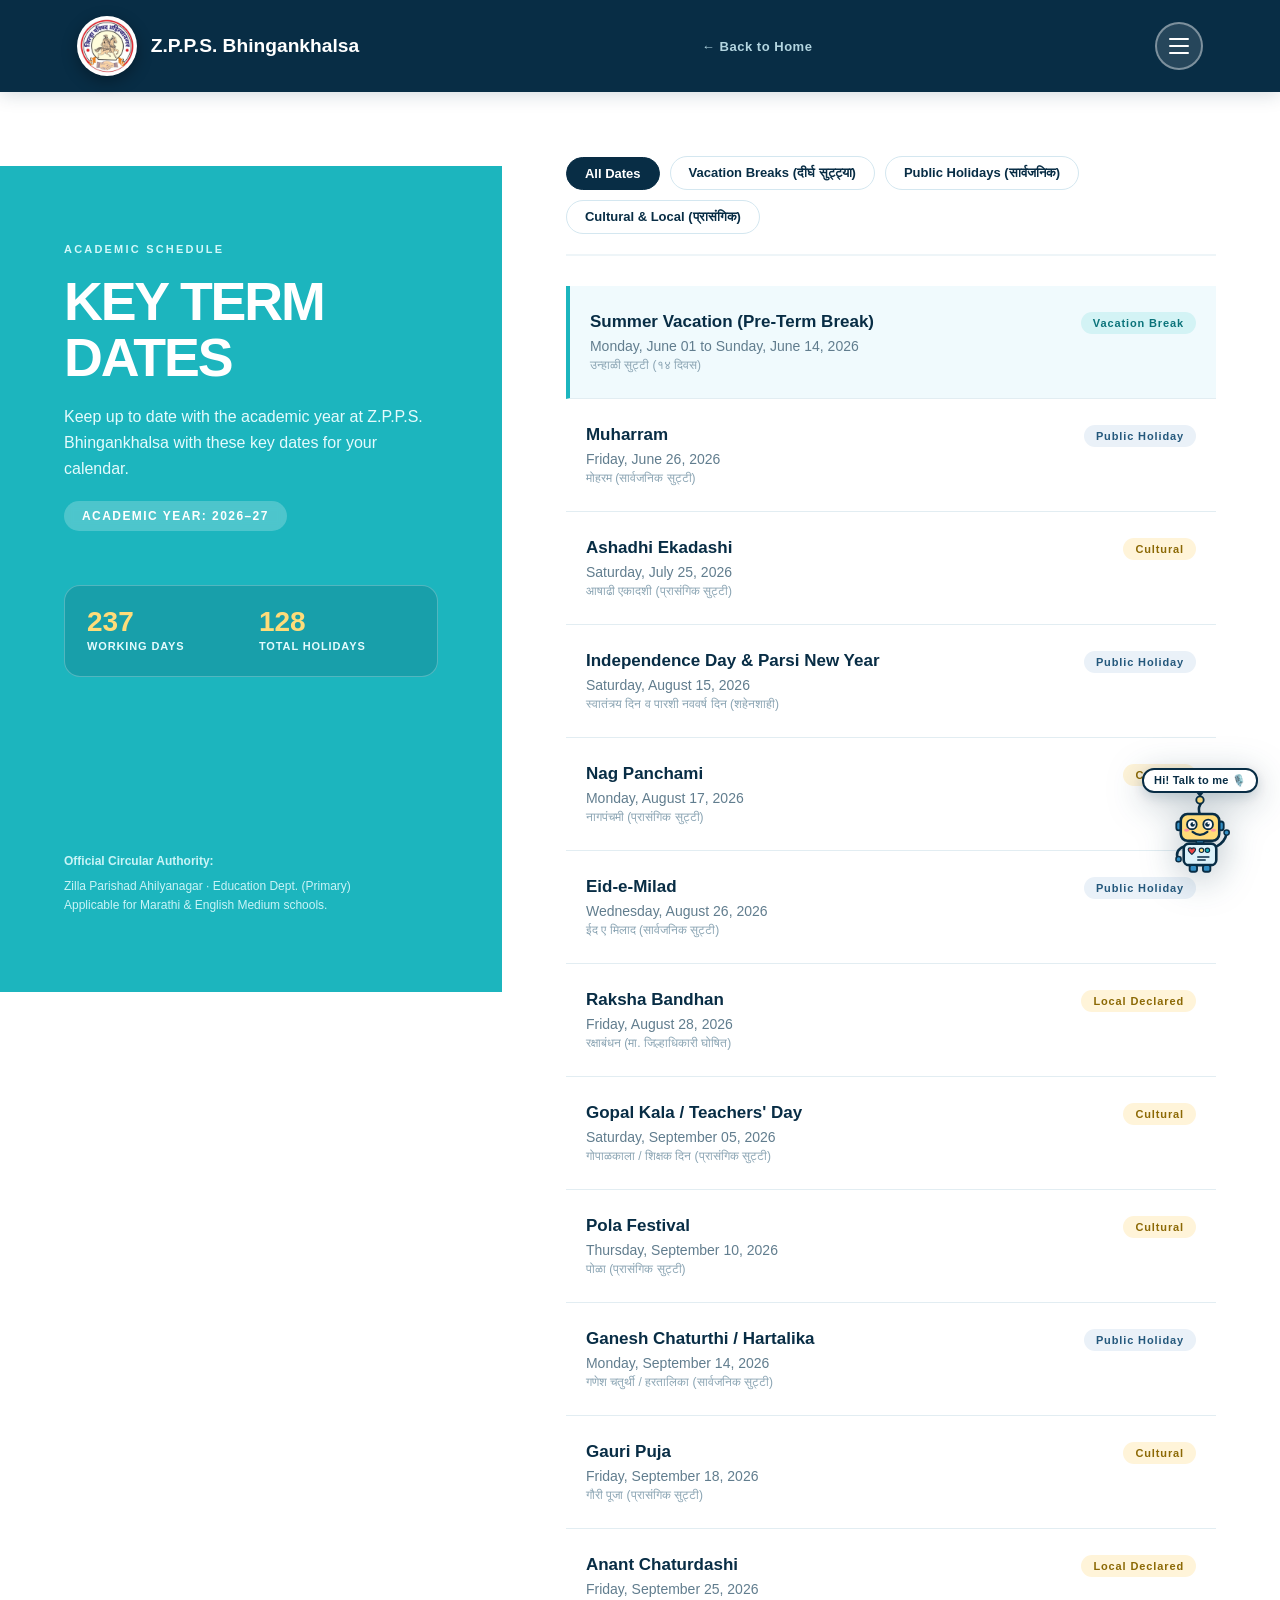
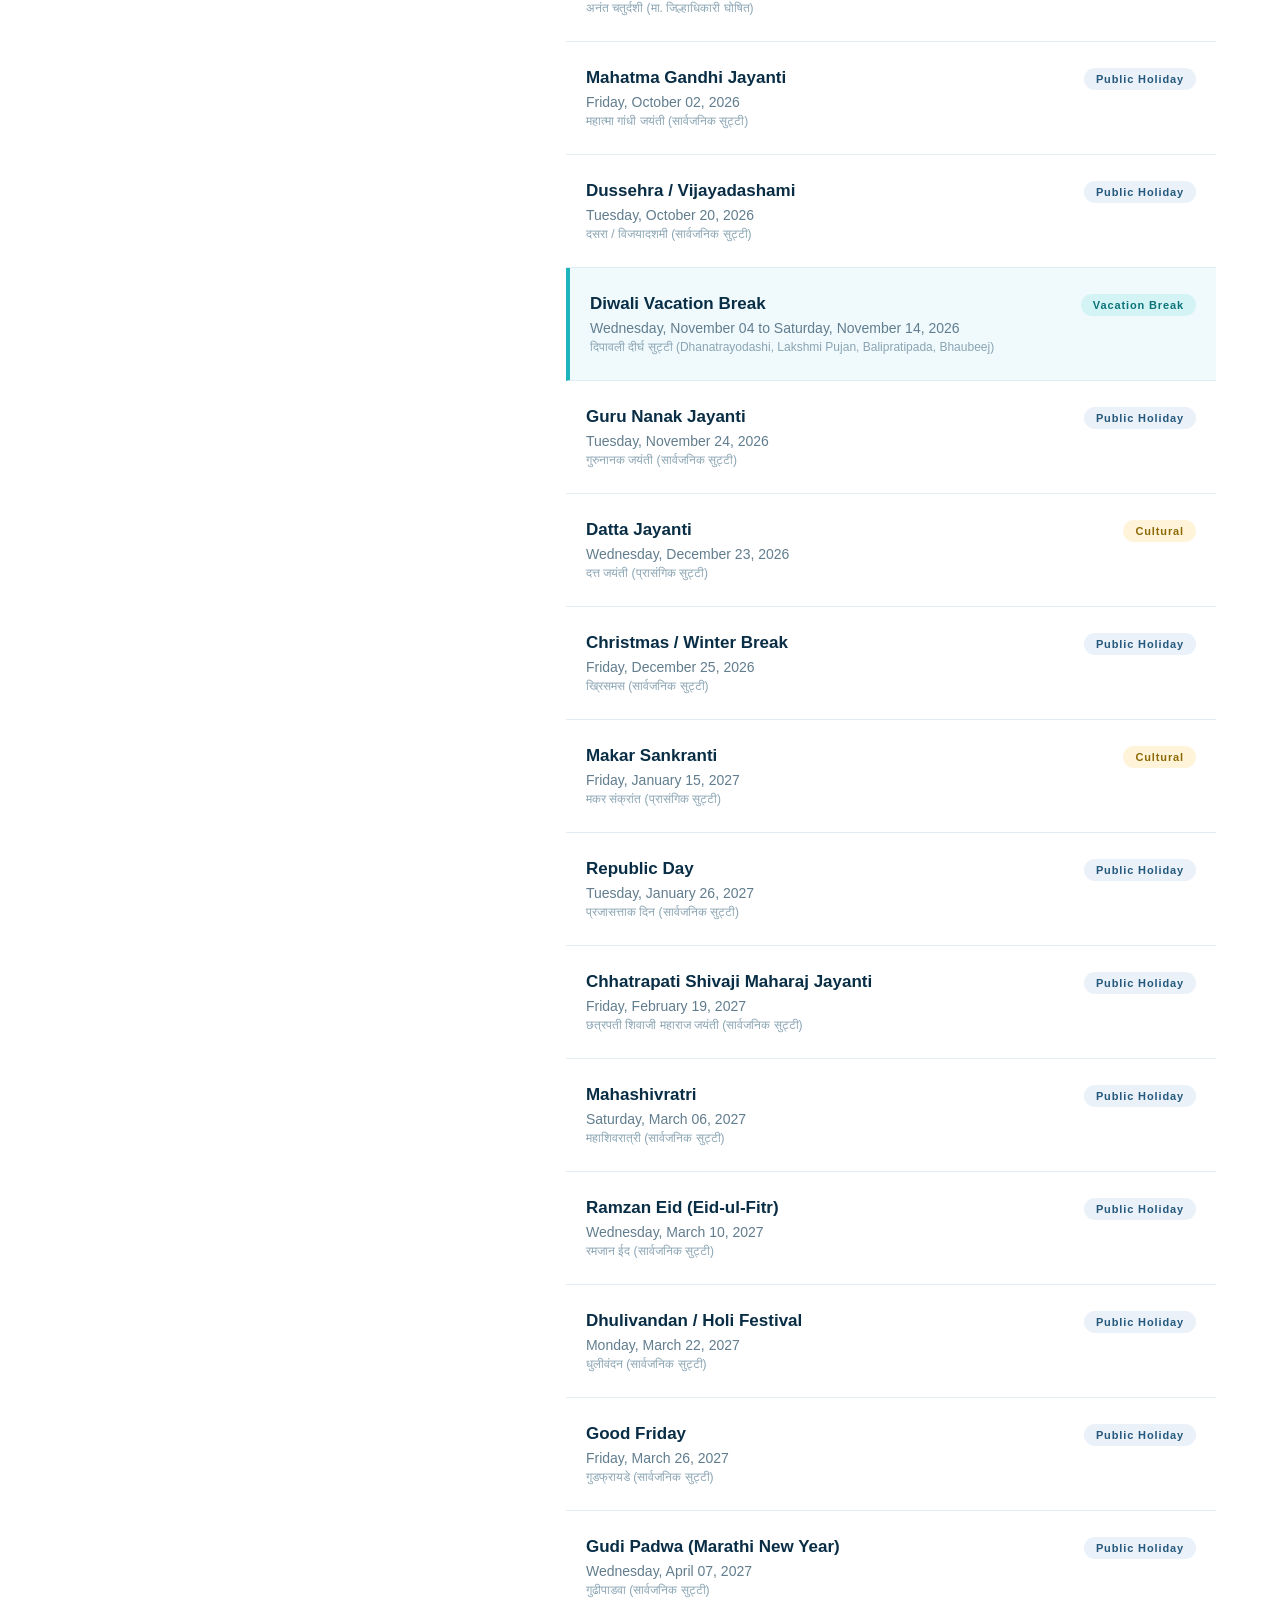
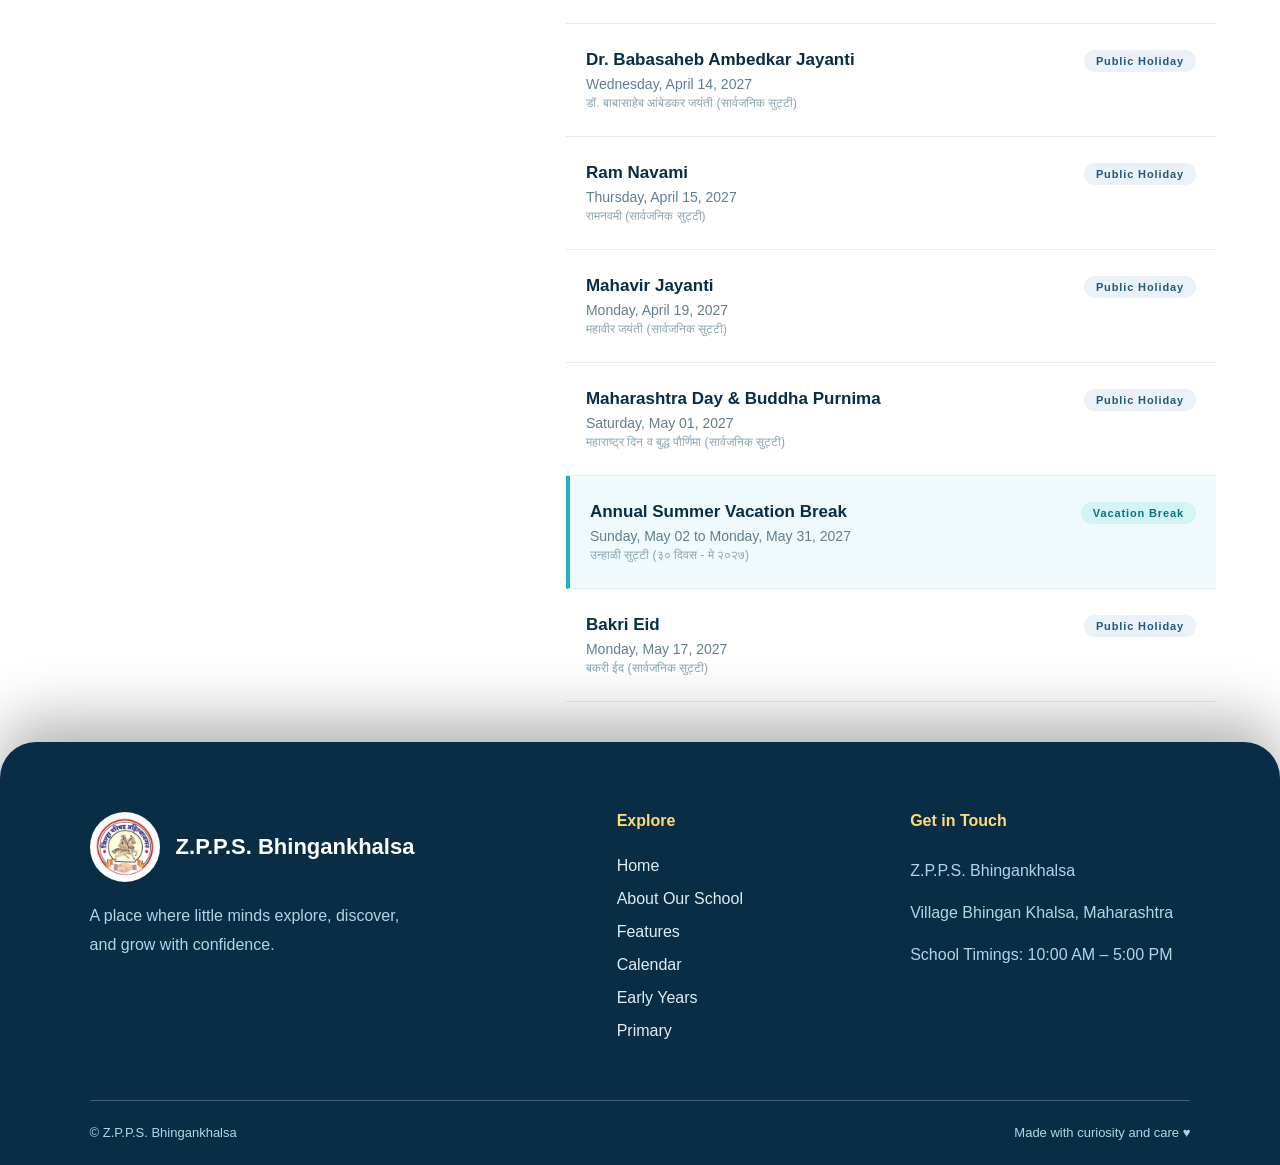
<file: zerpi-school/calendar.html>
<!DOCTYPE html>
<html lang="en">

<head>
  <meta charset="UTF-8">
  <meta name="viewport" content="width=device-width, initial-scale=1">
  <meta name="description" content="Official academic calendar and key term dates 2026-27 for Z.P.P.S. Bhingankhalsa (Z.P. Ahilyanagar).">
  <title>Academic Calendar 2026-27 | Z.P.P.S. Bhingankhalsa</title>
  <link rel="stylesheet" href="styles.css">
  <link rel="stylesheet" href="page-styles.css">
  <link rel="stylesheet" href="voice-bot.css">
  <script src="page-script.js" defer></script>
  <script src="voice-bot.js" defer></script>
</head>

<body class="inner-page">

  <!-- NAVBAR -->
  <header class="page-navbar">
    <a class="brand" href="index.html">
      <img src="assets/school-logo.png" class="brand-logo" alt="Zilla Parishad emblem" width="60" height="60">
      <span class="brand-name">Z.P.P.S. Bhingankhalsa</span>
    </a>

    <a class="page-back-link" href="index.html">
      ← Back to Home
    </a>

    <!-- HAMBURGER MENU BUTTON -->
    <button class="menu-toggle" id="menuToggle" type="button" aria-label="Open navigation menu" aria-expanded="false" aria-controls="siteMenu">
      <span class="menu-bar"></span>
      <span class="menu-bar"></span>
      <span class="menu-bar"></span>
    </button>
  </header>

  <!-- SLIDE-OUT NAVIGATION MENU -->
  <nav class="site-menu" id="siteMenu" aria-label="Site navigation">
    <div class="site-menu-inner">

      <button class="site-menu-close" id="menuClose" type="button" aria-label="Close menu">✕</button>

      <p class="site-menu-school">Z.P.P.S. Bhingankhalsa</p>

      <ul class="site-menu-list">
        <li><a href="about.html" class="site-menu-link">About Our School</a></li>
        <li><a href="extra-curriculum.html" class="site-menu-link">Extra Curriculum</a></li>
        <li><a href="calendar.html" class="site-menu-link">Calendar</a></li>
        <li><a href="features.html" class="site-menu-link">Features</a></li>
        <li><a href="faq.html" class="site-menu-link">F &amp; Q</a></li>
      </ul>

    </div>
  </nav>

  <main class="calendar-page-layout">

    <!-- LEFT SIDEBAR PANEL (Matching Reference Design) -->
    <aside class="calendar-sidebar">
      <div class="calendar-sidebar-top">
        <p class="calendar-kicker">Academic Schedule</p>
        <h1>KEY TERM DATES</h1>
        <p class="calendar-sidebar-desc">
          Keep up to date with the academic year at Z.P.P.S. Bhingankhalsa with these key dates for your calendar.
        </p>

        <span class="calendar-year-badge">ACADEMIC YEAR: 2026–27</span>

        <div class="calendar-stats-box">
          <div class="calendar-stat-item">
            <strong>237</strong>
            <span>Working Days</span>
          </div>
          <div class="calendar-stat-item">
            <strong>128</strong>
            <span>Total Holidays</span>
          </div>
        </div>
      </div>

      <div class="calendar-sidebar-footer">
        <p style="margin: 0 0 6px;"><strong>Official Circular Authority:</strong></p>
        <p style="margin: 0;">
          Zilla Parishad Ahilyanagar · Education Dept. (Primary)<br>
          Applicable for Marathi &amp; English Medium schools.
        </p>
      </div>
    </aside>


    <!-- RIGHT LIST PANEL (Clean stacked term and holiday dates) -->
    <section class="calendar-main-content">

      <!-- CATEGORY FILTER BUTTONS -->
      <div class="calendar-filter-bar">
        <button type="button" class="calendar-filter-btn is-active" data-filter="all">All Dates</button>
        <button type="button" class="calendar-filter-btn" data-filter="vacation">Vacation Breaks (दीर्घ सुट्ट्या)</button>
        <button type="button" class="calendar-filter-btn" data-filter="public">Public Holidays (सार्वजनिक)</button>
        <button type="button" class="calendar-filter-btn" data-filter="cultural">Cultural &amp; Local (प्रासंगिक)</button>
      </div>

      <!-- DATES LIST -->
      <div class="calendar-list" id="calendarList">

        <!-- JUNE 2026 -->
        <article class="calendar-item is-vacation" data-category="vacation">
          <div class="calendar-item-info">
            <h3>Summer Vacation (Pre-Term Break)</h3>
            <p class="calendar-item-date">Monday, June 01 to Sunday, June 14, 2026</p>
            <span class="calendar-item-marathi">उन्हाळी सुट्टी (१४ दिवस)</span>
          </div>
          <span class="calendar-tag tag-vacation">Vacation Break</span>
        </article>

        <article class="calendar-item" data-category="public">
          <div class="calendar-item-info">
            <h3>Muharram</h3>
            <p class="calendar-item-date">Friday, June 26, 2026</p>
            <span class="calendar-item-marathi">मोहरम (सार्वजनिक सुट्टी)</span>
          </div>
          <span class="calendar-tag tag-public">Public Holiday</span>
        </article>

        <!-- JULY 2026 -->
        <article class="calendar-item" data-category="cultural">
          <div class="calendar-item-info">
            <h3>Ashadhi Ekadashi</h3>
            <p class="calendar-item-date">Saturday, July 25, 2026</p>
            <span class="calendar-item-marathi">आषाढी एकादशी (प्रासंगिक सुट्टी)</span>
          </div>
          <span class="calendar-tag tag-cultural">Cultural</span>
        </article>

        <!-- AUGUST 2026 -->
        <article class="calendar-item" data-category="public">
          <div class="calendar-item-info">
            <h3>Independence Day &amp; Parsi New Year</h3>
            <p class="calendar-item-date">Saturday, August 15, 2026</p>
            <span class="calendar-item-marathi">स्वातंत्र्य दिन व पारशी नववर्ष दिन (शहेनशाही)</span>
          </div>
          <span class="calendar-tag tag-public">Public Holiday</span>
        </article>

        <article class="calendar-item" data-category="cultural">
          <div class="calendar-item-info">
            <h3>Nag Panchami</h3>
            <p class="calendar-item-date">Monday, August 17, 2026</p>
            <span class="calendar-item-marathi">नागपंचमी (प्रासंगिक सुट्टी)</span>
          </div>
          <span class="calendar-tag tag-cultural">Cultural</span>
        </article>

        <article class="calendar-item" data-category="public">
          <div class="calendar-item-info">
            <h3>Eid-e-Milad</h3>
            <p class="calendar-item-date">Wednesday, August 26, 2026</p>
            <span class="calendar-item-marathi">ईद ए मिलाद (सार्वजनिक सुट्टी)</span>
          </div>
          <span class="calendar-tag tag-public">Public Holiday</span>
        </article>

        <article class="calendar-item" data-category="cultural">
          <div class="calendar-item-info">
            <h3>Raksha Bandhan</h3>
            <p class="calendar-item-date">Friday, August 28, 2026</p>
            <span class="calendar-item-marathi">रक्षाबंधन (मा. जिल्हाधिकारी घोषित)</span>
          </div>
          <span class="calendar-tag tag-cultural">Local Declared</span>
        </article>

        <!-- SEPTEMBER 2026 -->
        <article class="calendar-item" data-category="cultural">
          <div class="calendar-item-info">
            <h3>Gopal Kala / Teachers' Day</h3>
            <p class="calendar-item-date">Saturday, September 05, 2026</p>
            <span class="calendar-item-marathi">गोपाळकाला / शिक्षक दिन (प्रासंगिक सुट्टी)</span>
          </div>
          <span class="calendar-tag tag-cultural">Cultural</span>
        </article>

        <article class="calendar-item" data-category="cultural">
          <div class="calendar-item-info">
            <h3>Pola Festival</h3>
            <p class="calendar-item-date">Thursday, September 10, 2026</p>
            <span class="calendar-item-marathi">पोळा (प्रासंगिक सुट्टी)</span>
          </div>
          <span class="calendar-tag tag-cultural">Cultural</span>
        </article>

        <article class="calendar-item" data-category="public">
          <div class="calendar-item-info">
            <h3>Ganesh Chaturthi / Hartalika</h3>
            <p class="calendar-item-date">Monday, September 14, 2026</p>
            <span class="calendar-item-marathi">गणेश चतुर्थी / हरतालिका (सार्वजनिक सुट्टी)</span>
          </div>
          <span class="calendar-tag tag-public">Public Holiday</span>
        </article>

        <article class="calendar-item" data-category="cultural">
          <div class="calendar-item-info">
            <h3>Gauri Puja</h3>
            <p class="calendar-item-date">Friday, September 18, 2026</p>
            <span class="calendar-item-marathi">गौरी पूजा (प्रासंगिक सुट्टी)</span>
          </div>
          <span class="calendar-tag tag-cultural">Cultural</span>
        </article>

        <article class="calendar-item" data-category="cultural">
          <div class="calendar-item-info">
            <h3>Anant Chaturdashi</h3>
            <p class="calendar-item-date">Friday, September 25, 2026</p>
            <span class="calendar-item-marathi">अनंत चतुर्दशी (मा. जिल्हाधिकारी घोषित)</span>
          </div>
          <span class="calendar-tag tag-cultural">Local Declared</span>
        </article>

        <!-- OCTOBER 2026 -->
        <article class="calendar-item" data-category="public">
          <div class="calendar-item-info">
            <h3>Mahatma Gandhi Jayanti</h3>
            <p class="calendar-item-date">Friday, October 02, 2026</p>
            <span class="calendar-item-marathi">महात्मा गांधी जयंती (सार्वजनिक सुट्टी)</span>
          </div>
          <span class="calendar-tag tag-public">Public Holiday</span>
        </article>

        <article class="calendar-item" data-category="public">
          <div class="calendar-item-info">
            <h3>Dussehra / Vijayadashami</h3>
            <p class="calendar-item-date">Tuesday, October 20, 2026</p>
            <span class="calendar-item-marathi">दसरा / विजयादशमी (सार्वजनिक सुट्टी)</span>
          </div>
          <span class="calendar-tag tag-public">Public Holiday</span>
        </article>

        <!-- NOVEMBER 2026: DIWALI BREAK -->
        <article class="calendar-item is-vacation" data-category="vacation">
          <div class="calendar-item-info">
            <h3>Diwali Vacation Break</h3>
            <p class="calendar-item-date">Wednesday, November 04 to Saturday, November 14, 2026</p>
            <span class="calendar-item-marathi">
              दिपावली दीर्घ सुट्टी (Dhanatrayodashi, Lakshmi Pujan, Balipratipada, Bhaubeej)
            </span>
          </div>
          <span class="calendar-tag tag-vacation">Vacation Break</span>
        </article>

        <article class="calendar-item" data-category="public">
          <div class="calendar-item-info">
            <h3>Guru Nanak Jayanti</h3>
            <p class="calendar-item-date">Tuesday, November 24, 2026</p>
            <span class="calendar-item-marathi">गुरुनानक जयंती (सार्वजनिक सुट्टी)</span>
          </div>
          <span class="calendar-tag tag-public">Public Holiday</span>
        </article>

        <!-- DECEMBER 2026 -->
        <article class="calendar-item" data-category="cultural">
          <div class="calendar-item-info">
            <h3>Datta Jayanti</h3>
            <p class="calendar-item-date">Wednesday, December 23, 2026</p>
            <span class="calendar-item-marathi">दत्त जयंती (प्रासंगिक सुट्टी)</span>
          </div>
          <span class="calendar-tag tag-cultural">Cultural</span>
        </article>

        <article class="calendar-item" data-category="public">
          <div class="calendar-item-info">
            <h3>Christmas / Winter Break</h3>
            <p class="calendar-item-date">Friday, December 25, 2026</p>
            <span class="calendar-item-marathi">ख्रिसमस (सार्वजनिक सुट्टी)</span>
          </div>
          <span class="calendar-tag tag-public">Public Holiday</span>
        </article>

        <!-- JANUARY 2027 -->
        <article class="calendar-item" data-category="cultural">
          <div class="calendar-item-info">
            <h3>Makar Sankranti</h3>
            <p class="calendar-item-date">Friday, January 15, 2027</p>
            <span class="calendar-item-marathi">मकर संक्रांत (प्रासंगिक सुट्टी)</span>
          </div>
          <span class="calendar-tag tag-cultural">Cultural</span>
        </article>

        <article class="calendar-item" data-category="public">
          <div class="calendar-item-info">
            <h3>Republic Day</h3>
            <p class="calendar-item-date">Tuesday, January 26, 2027</p>
            <span class="calendar-item-marathi">प्रजासत्ताक दिन (सार्वजनिक सुट्टी)</span>
          </div>
          <span class="calendar-tag tag-public">Public Holiday</span>
        </article>

        <!-- FEBRUARY 2027 -->
        <article class="calendar-item" data-category="public">
          <div class="calendar-item-info">
            <h3>Chhatrapati Shivaji Maharaj Jayanti</h3>
            <p class="calendar-item-date">Friday, February 19, 2027</p>
            <span class="calendar-item-marathi">छत्रपती शिवाजी महाराज जयंती (सार्वजनिक सुट्टी)</span>
          </div>
          <span class="calendar-tag tag-public">Public Holiday</span>
        </article>

        <!-- MARCH 2027 -->
        <article class="calendar-item" data-category="public">
          <div class="calendar-item-info">
            <h3>Mahashivratri</h3>
            <p class="calendar-item-date">Saturday, March 06, 2027</p>
            <span class="calendar-item-marathi">महाशिवरात्री (सार्वजनिक सुट्टी)</span>
          </div>
          <span class="calendar-tag tag-public">Public Holiday</span>
        </article>

        <article class="calendar-item" data-category="public">
          <div class="calendar-item-info">
            <h3>Ramzan Eid (Eid-ul-Fitr)</h3>
            <p class="calendar-item-date">Wednesday, March 10, 2027</p>
            <span class="calendar-item-marathi">रमजान ईद (सार्वजनिक सुट्टी)</span>
          </div>
          <span class="calendar-tag tag-public">Public Holiday</span>
        </article>

        <article class="calendar-item" data-category="public">
          <div class="calendar-item-info">
            <h3>Dhulivandan / Holi Festival</h3>
            <p class="calendar-item-date">Monday, March 22, 2027</p>
            <span class="calendar-item-marathi">धुलीवंदन (सार्वजनिक सुट्टी)</span>
          </div>
          <span class="calendar-tag tag-public">Public Holiday</span>
        </article>

        <article class="calendar-item" data-category="public">
          <div class="calendar-item-info">
            <h3>Good Friday</h3>
            <p class="calendar-item-date">Friday, March 26, 2027</p>
            <span class="calendar-item-marathi">गुडफ्रायडे (सार्वजनिक सुट्टी)</span>
          </div>
          <span class="calendar-tag tag-public">Public Holiday</span>
        </article>

        <!-- APRIL 2027 -->
        <article class="calendar-item" data-category="public">
          <div class="calendar-item-info">
            <h3>Gudi Padwa (Marathi New Year)</h3>
            <p class="calendar-item-date">Wednesday, April 07, 2027</p>
            <span class="calendar-item-marathi">गुढीपाडवा (सार्वजनिक सुट्टी)</span>
          </div>
          <span class="calendar-tag tag-public">Public Holiday</span>
        </article>

        <article class="calendar-item" data-category="public">
          <div class="calendar-item-info">
            <h3>Dr. Babasaheb Ambedkar Jayanti</h3>
            <p class="calendar-item-date">Wednesday, April 14, 2027</p>
            <span class="calendar-item-marathi">डॉ. बाबासाहेब आंबेडकर जयंती (सार्वजनिक सुट्टी)</span>
          </div>
          <span class="calendar-tag tag-public">Public Holiday</span>
        </article>

        <article class="calendar-item" data-category="public">
          <div class="calendar-item-info">
            <h3>Ram Navami</h3>
            <p class="calendar-item-date">Thursday, April 15, 2027</p>
            <span class="calendar-item-marathi">रामनवमी (सार्वजनिक सुट्टी)</span>
          </div>
          <span class="calendar-tag tag-public">Public Holiday</span>
        </article>

        <article class="calendar-item" data-category="public">
          <div class="calendar-item-info">
            <h3>Mahavir Jayanti</h3>
            <p class="calendar-item-date">Monday, April 19, 2027</p>
            <span class="calendar-item-marathi">महावीर जयंती (सार्वजनिक सुट्टी)</span>
          </div>
          <span class="calendar-tag tag-public">Public Holiday</span>
        </article>

        <!-- MAY 2027: SUMMER VACATION -->
        <article class="calendar-item" data-category="public">
          <div class="calendar-item-info">
            <h3>Maharashtra Day &amp; Buddha Purnima</h3>
            <p class="calendar-item-date">Saturday, May 01, 2027</p>
            <span class="calendar-item-marathi">महाराष्ट्र दिन व बुद्ध पौर्णिमा (सार्वजनिक सुट्टी)</span>
          </div>
          <span class="calendar-tag tag-public">Public Holiday</span>
        </article>

        <article class="calendar-item is-vacation" data-category="vacation">
          <div class="calendar-item-info">
            <h3>Annual Summer Vacation Break</h3>
            <p class="calendar-item-date">Sunday, May 02 to Monday, May 31, 2027</p>
            <span class="calendar-item-marathi">उन्हाळी सुट्टी (३० दिवस - मे २०२७)</span>
          </div>
          <span class="calendar-tag tag-vacation">Vacation Break</span>
        </article>

        <article class="calendar-item" data-category="public">
          <div class="calendar-item-info">
            <h3>Bakri Eid</h3>
            <p class="calendar-item-date">Monday, May 17, 2027</p>
            <span class="calendar-item-marathi">बकरी ईद (सार्वजनिक सुट्टी)</span>
          </div>
          <span class="calendar-tag tag-public">Public Holiday</span>
        </article>

      </div>

    </section>

  </main>


  <!-- FOOTER -->
  <footer class="school-footer" id="contact">

    <div class="footer-container">

      <div class="footer-brand">
        <div class="footer-brand-header">
          <img src="assets/school-logo.png" alt="Zilla Parishad logo" class="footer-logo">
          <h3>Z.P.P.S. Bhingankhalsa</h3>
        </div>
        <p>A place where little minds explore, discover, and grow with confidence.</p>
      </div>

      <nav class="footer-links" aria-label="Footer navigation">
        <h4>Explore</h4>
        <a href="index.html">Home</a>
        <a href="about.html">About Our School</a>
        <a href="features.html">Features</a>
        <a href="calendar.html">Calendar</a>
        <a href="early-years.html">Early Years</a>
        <a href="primary.html">Primary</a>
      </nav>

      <div class="footer-contact">
        <h4>Get in Touch</h4>
        <p>Z.P.P.S. Bhingankhalsa</p>
        <p>Village Bhingan Khalsa, Maharashtra</p>
        <p>School Timings: 10:00 AM – 5:00 PM</p>
      </div>

    </div>

    <div class="footer-bottom">
      <p>© Z.P.P.S. Bhingankhalsa</p>
      <p>Made with curiosity and care ♥</p>
    </div>

  </footer>

  <!-- GLOBAL SCRIPTS & PAGE TRANSITIONS -->
  <script src="script.js"></script>

  <!-- FILTER SCRIPT -->
  <script>
    document.addEventListener("DOMContentLoaded", () => {
      const filterBtns = document.querySelectorAll(".calendar-filter-btn");
      const items = document.querySelectorAll(".calendar-item");

      filterBtns.forEach(btn => {
        btn.addEventListener("click", () => {
          filterBtns.forEach(b => b.classList.remove("is-active"));
          btn.classList.add("is-active");

          const filter = btn.dataset.filter;
          items.forEach(item => {
            if (filter === "all" || item.dataset.category === filter) {
              item.style.display = "flex";
            } else {
              item.style.display = "none";
            }
          });
        });
      });
    });
  </script>

</body>

</html>
</file>
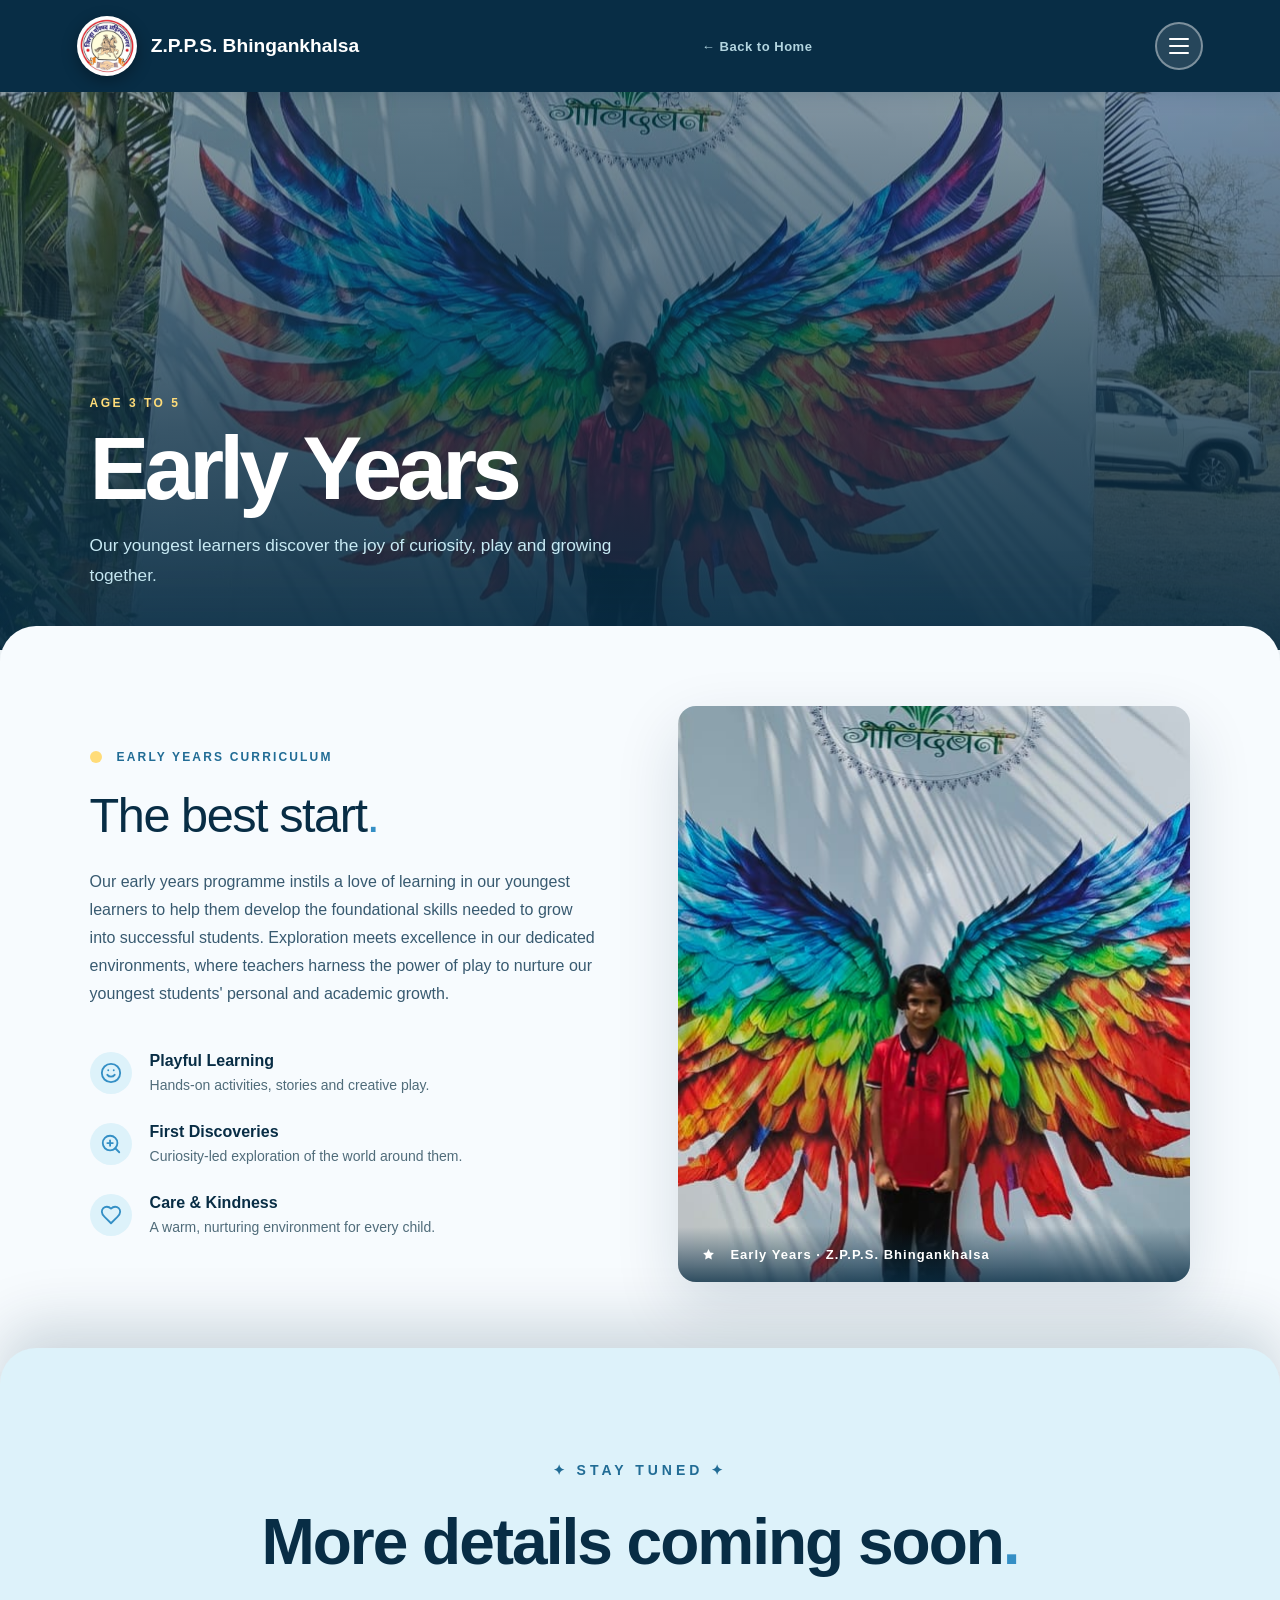
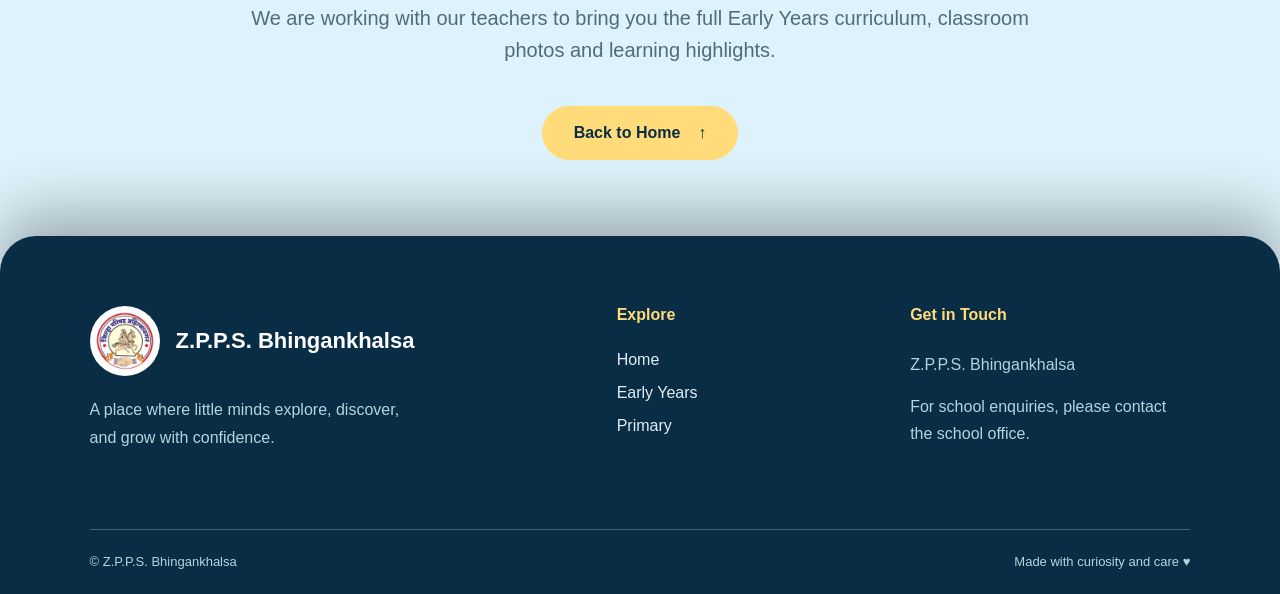
<file: zerpi-school/early-years.html>
<!DOCTYPE html>
<html lang="en">

<head>
  <meta charset="UTF-8">
  <meta name="viewport" content="width=device-width, initial-scale=1">
  <meta name="description" content="Early Years curriculum at Z.P.P.S. Bhingankhalsa — a place for first discoveries.">
  <title>Early Years | Z.P.P.S. Bhingankhalsa</title>
  <link rel="stylesheet" href="styles.css">
  <link rel="stylesheet" href="page-styles.css">
  <script src="page-script.js" defer></script>
</head>

<body class="inner-page">

  <!-- NAVBAR -->
  <header class="page-navbar">
    <a class="brand" href="index.html">
      <img src="assets/school-logo.png" class="brand-logo" alt="Zilla Parishad emblem" width="60" height="60">
      <span class="brand-name">Z.P.P.S. Bhingankhalsa</span>
    </a>

    <a class="page-back-link" href="index.html">
      ← Back to Home
    </a>

    <!-- HAMBURGER MENU BUTTON -->
    <button class="menu-toggle" id="menuToggle" type="button" aria-label="Open navigation menu" aria-expanded="false" aria-controls="siteMenu">
      <span class="menu-bar"></span>
      <span class="menu-bar"></span>
      <span class="menu-bar"></span>
    </button>
  </header>

  <!-- SLIDE-OUT NAVIGATION MENU -->
  <nav class="site-menu" id="siteMenu" aria-label="Site navigation">
    <div class="site-menu-inner">

      <button class="site-menu-close" id="menuClose" type="button" aria-label="Close menu">✕</button>

      <p class="site-menu-school">Z.P.P.S. Bhingankhalsa</p>

      <ul class="site-menu-list">
        <li><a href="about.html" class="site-menu-link">About Our School</a></li>
        <li><a href="extra-curriculum.html" class="site-menu-link">Extra Curriculum</a></li>
        <li><a href="calendar.html" class="site-menu-link">Calendar</a></li>
        <li><a href="features.html" class="site-menu-link">Features</a></li>
        <li><a href="faq.html" class="site-menu-link">F &amp; Q</a></li>
      </ul>

    </div>
  </nav>

  <main>

    <!-- PAGE HERO -->
    <section class="inner-hero" style="background-image: url('assets/pre.jpg');">
      <div class="inner-hero-shade"></div>
      <div class="inner-hero-content">
        <p class="eyebrow">Age 3 to 5</p>
        <h1>Early Years</h1>
        <p class="inner-hero-sub">
          Our youngest learners discover the joy of
          curiosity, play and growing together.
        </p>
      </div>
    </section>


    <!-- CURRICULUM INTRO -->
    <section class="inner-content-section">

      <div class="inner-content-grid">

        <div class="inner-copy">

          <p class="learning-kicker">
            <span></span>
            EARLY YEARS CURRICULUM
          </p>

          <h2>
            The best start<span class="learning-period">.</span>
          </h2>

          <p class="inner-lead">
            Our early years programme instils a love of learning in our youngest
            learners to help them develop the foundational skills needed to grow
            into successful students. Exploration meets excellence in our dedicated
            environments, where teachers harness the power of play to nurture our
            youngest students' personal and academic growth.
          </p>

          <div class="inner-highlights">

            <div class="inner-highlight-item">
              <div class="value-icon">
                <svg width="22" height="22" viewBox="0 0 24 24" fill="none" stroke="currentColor" stroke-width="2" stroke-linecap="round" stroke-linejoin="round" aria-hidden="true"><circle cx="12" cy="12" r="10"/><path d="M8 14s1.5 2 4 2 4-2 4-2"/><line x1="9" x2="9.01" y1="9" y2="9"/><line x1="15" x2="15.01" y1="9" y2="9"/></svg>
              </div>
              <div>
                <strong>Playful Learning</strong>
                <p>Hands-on activities, stories and creative play.</p>
              </div>
            </div>

            <div class="inner-highlight-item">
              <div class="value-icon">
                <svg width="22" height="22" viewBox="0 0 24 24" fill="none" stroke="currentColor" stroke-width="2" stroke-linecap="round" stroke-linejoin="round" aria-hidden="true"><circle cx="11" cy="11" r="8"/><line x1="21" x2="16.65" y1="21" y2="16.65"/><line x1="11" x2="11" y1="8" y2="14"/><line x1="8" x2="14" y1="11" y2="11"/></svg>
              </div>
              <div>
                <strong>First Discoveries</strong>
                <p>Curiosity-led exploration of the world around them.</p>
              </div>
            </div>

            <div class="inner-highlight-item">
              <div class="value-icon">
                <svg width="22" height="22" viewBox="0 0 24 24" fill="none" stroke="currentColor" stroke-width="2" stroke-linecap="round" stroke-linejoin="round" aria-hidden="true"><path d="M19 14c1.49-1.46 3-3.21 3-5.5A5.5 5.5 0 0 0 16.5 3c-1.76 0-3 .5-4.5 2-1.5-1.5-2.74-2-4.5-2A5.5 5.5 0 0 0 2 8.5c0 2.3 1.5 4.05 3 5.5l7 7Z"/></svg>
              </div>
              <div>
                <strong>Care &amp; Kindness</strong>
                <p>A warm, nurturing environment for every child.</p>
              </div>
            </div>

          </div>

        </div>

        <div class="inner-photo-wrap">
          <img src="assets/pre.jpg" alt="Early Years classroom" loading="lazy">
          <div class="inner-photo-label">
            <svg class="photo-badge-icon" viewBox="0 0 24 24" aria-hidden="true"><polygon points="12 2 15.09 8.26 22 9.27 17 14.14 18.18 21.02 12 17.77 5.82 21.02 7 14.14 2 9.27 8.91 8.26 12 2"/></svg>Early Years · Z.P.P.S. Bhingankhalsa
          </div>
        </div>

      </div>

    </section>


    <!-- COMING SOON NOTE -->
    <section class="inner-coming-soon">
      <div class="inner-coming-soon-inner">
        <p class="closing-eyebrow">✦ STAY TUNED ✦</p>
        <h2>More details coming soon<span class="learning-period">.</span></h2>
        <p class="closing-description">
          We are working with our teachers to bring you the full Early Years
          curriculum, classroom photos and learning highlights.
        </p>
        <a href="index.html" class="closing-button">
          Back to Home <span aria-hidden="true">↑</span>
        </a>
      </div>
    </section>

  </main>


  <!-- FOOTER -->
  <footer class="school-footer" id="contact">

    <div class="footer-container">

      <div class="footer-brand">
        <div class="footer-brand-header">
          <img src="assets/school-logo.png" alt="Zilla Parishad logo" class="footer-logo">
          <h3>Z.P.P.S. Bhingankhalsa</h3>
        </div>
        <p>A place where little minds explore, discover, and grow with confidence.</p>
      </div>

      <nav class="footer-links" aria-label="Footer navigation">
        <h4>Explore</h4>
        <a href="index.html">Home</a>
        <a href="early-years.html">Early Years</a>
        <a href="primary.html">Primary</a>
      </nav>

      <div class="footer-contact">
        <h4>Get in Touch</h4>
        <p>Z.P.P.S. Bhingankhalsa</p>
        <p>For school enquiries, please contact the school office.</p>
      </div>

    </div>

    <div class="footer-bottom">
      <p>© Z.P.P.S. Bhingankhalsa</p>
      <p>Made with curiosity and care ♥</p>
    </div>

  </footer>

</body>

</html>
</file>
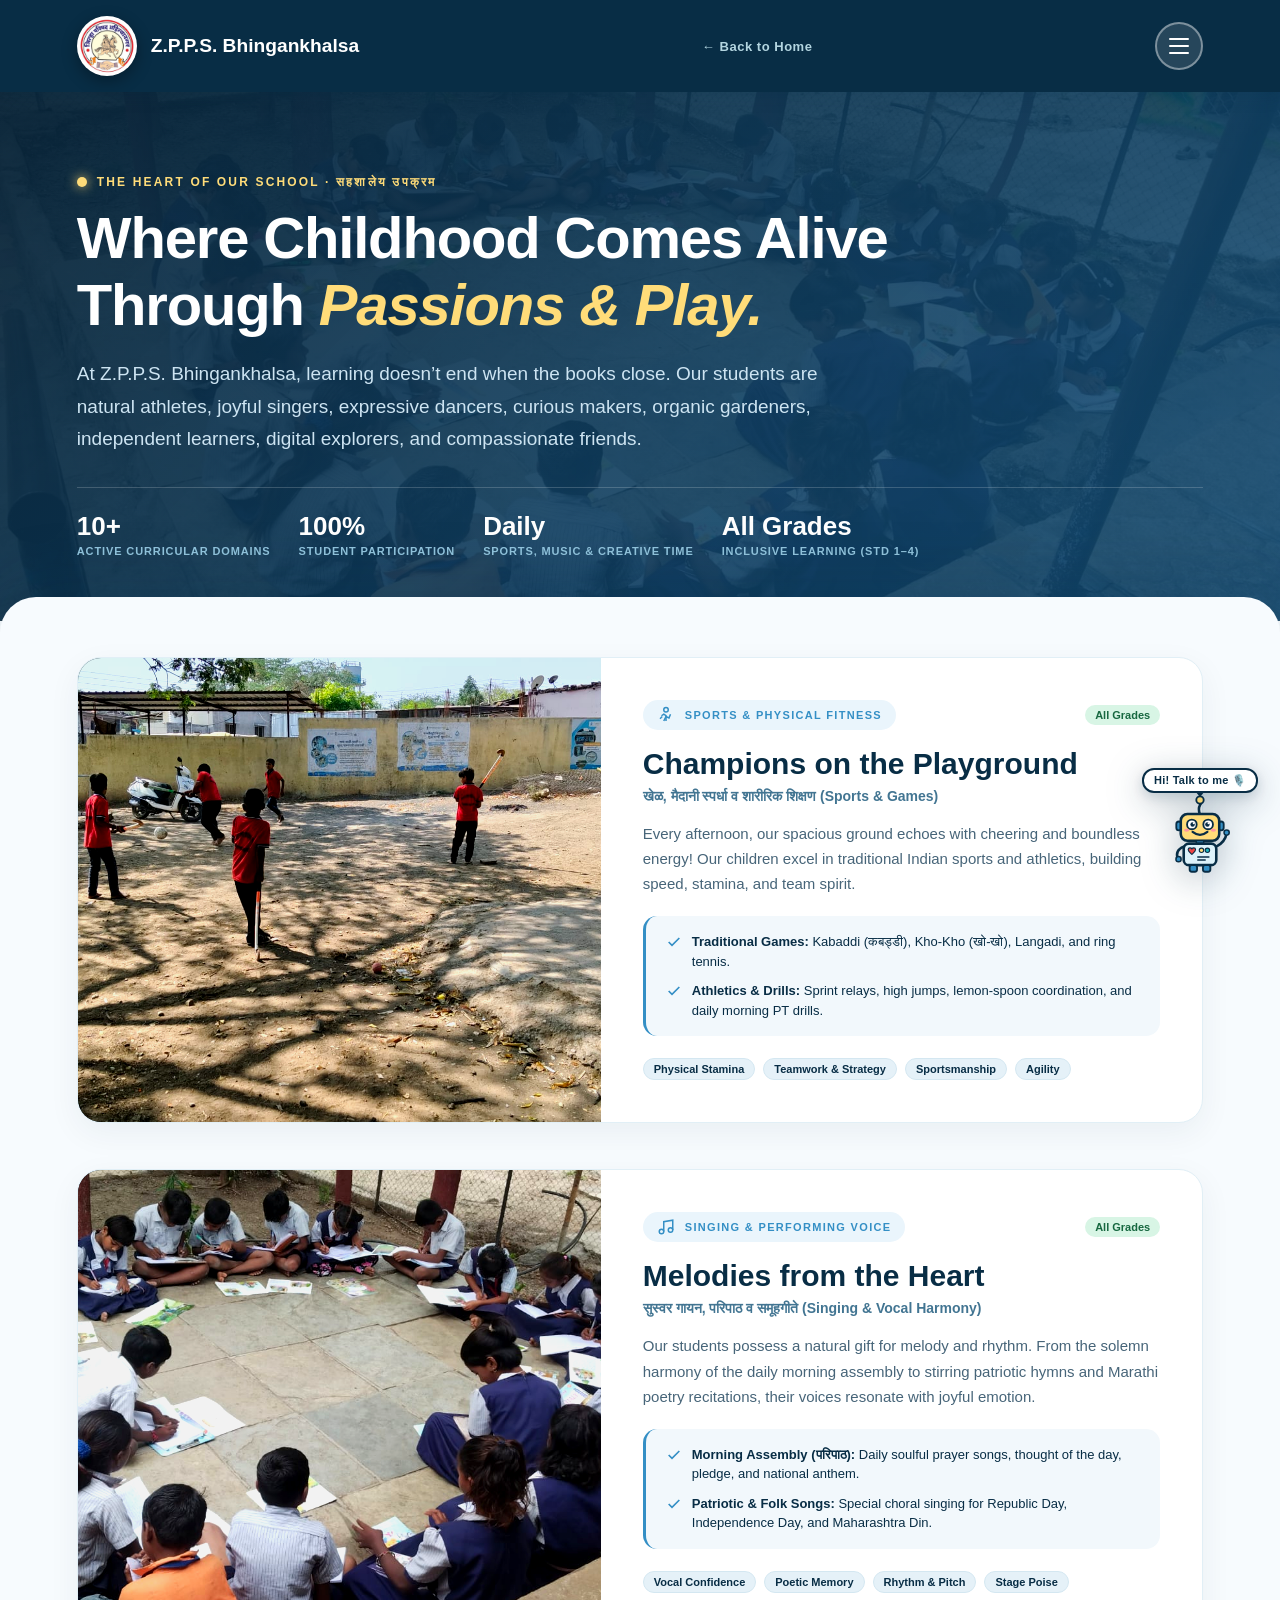
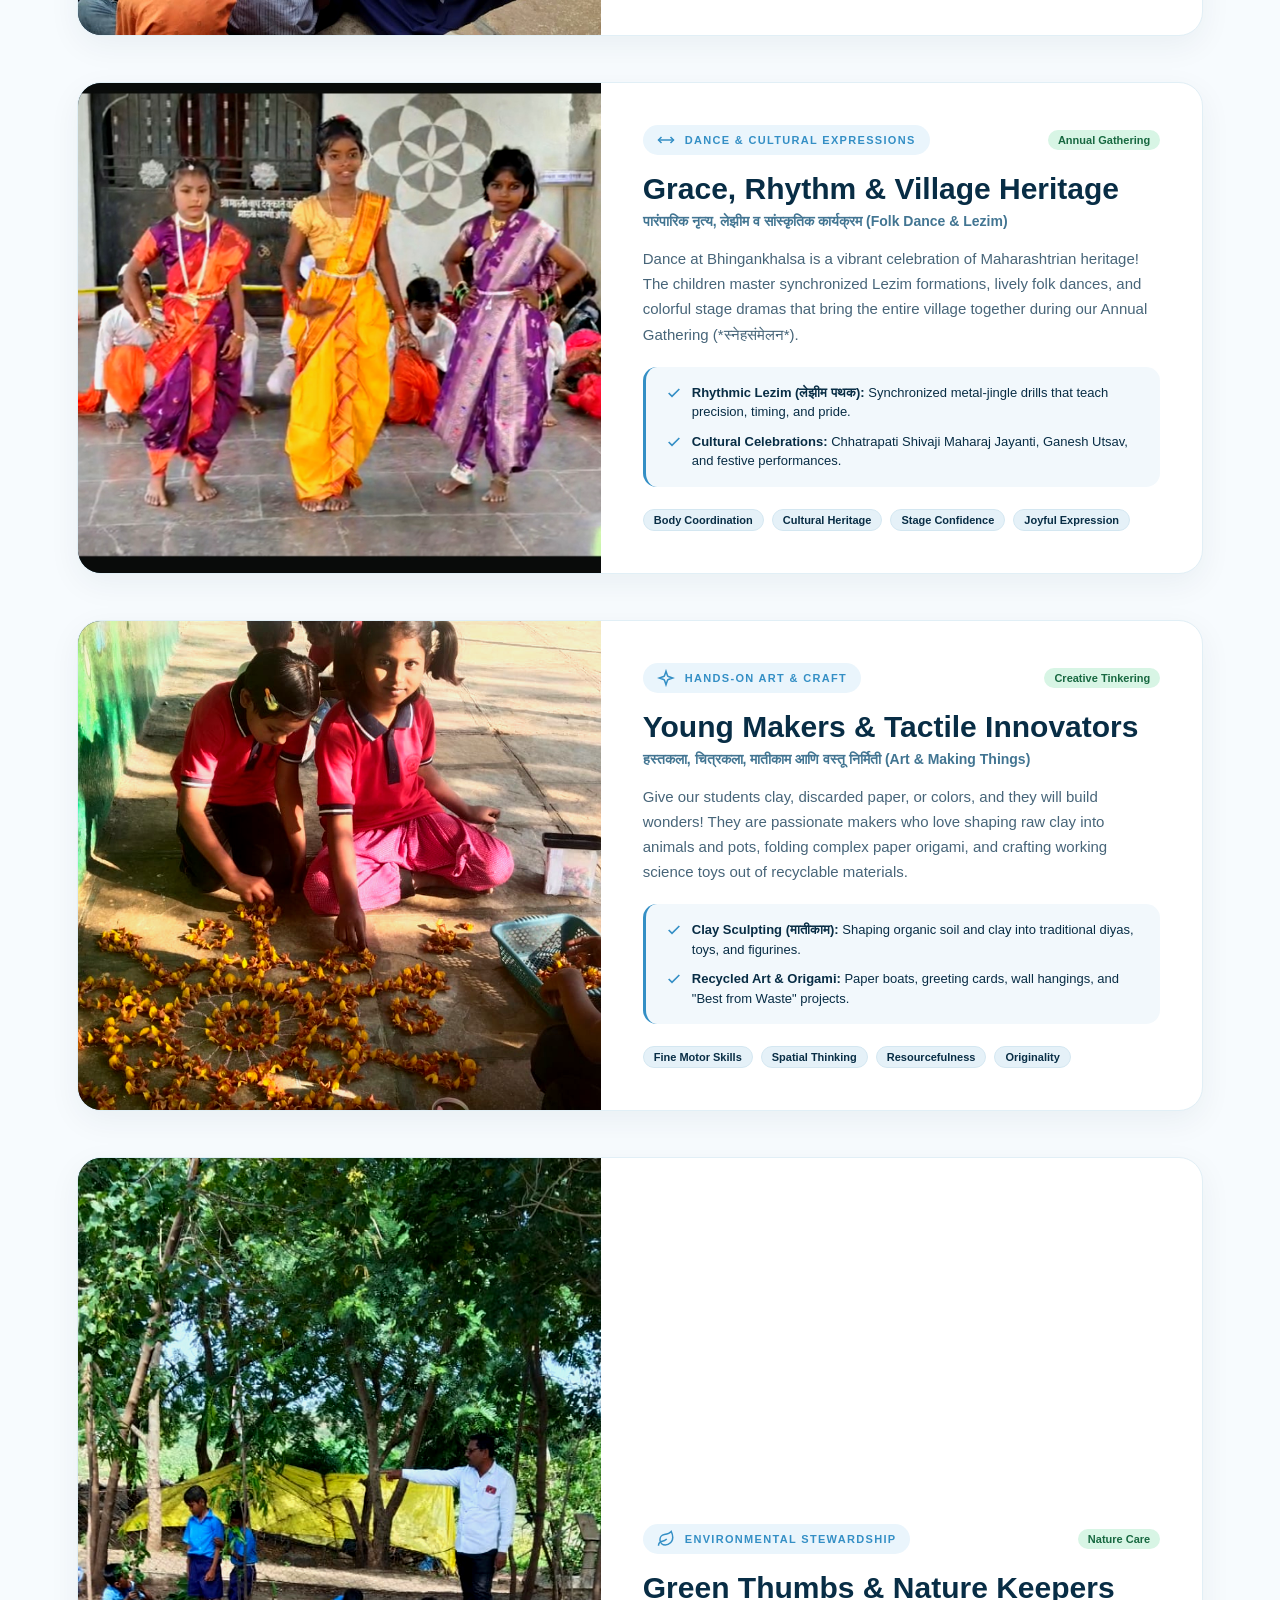
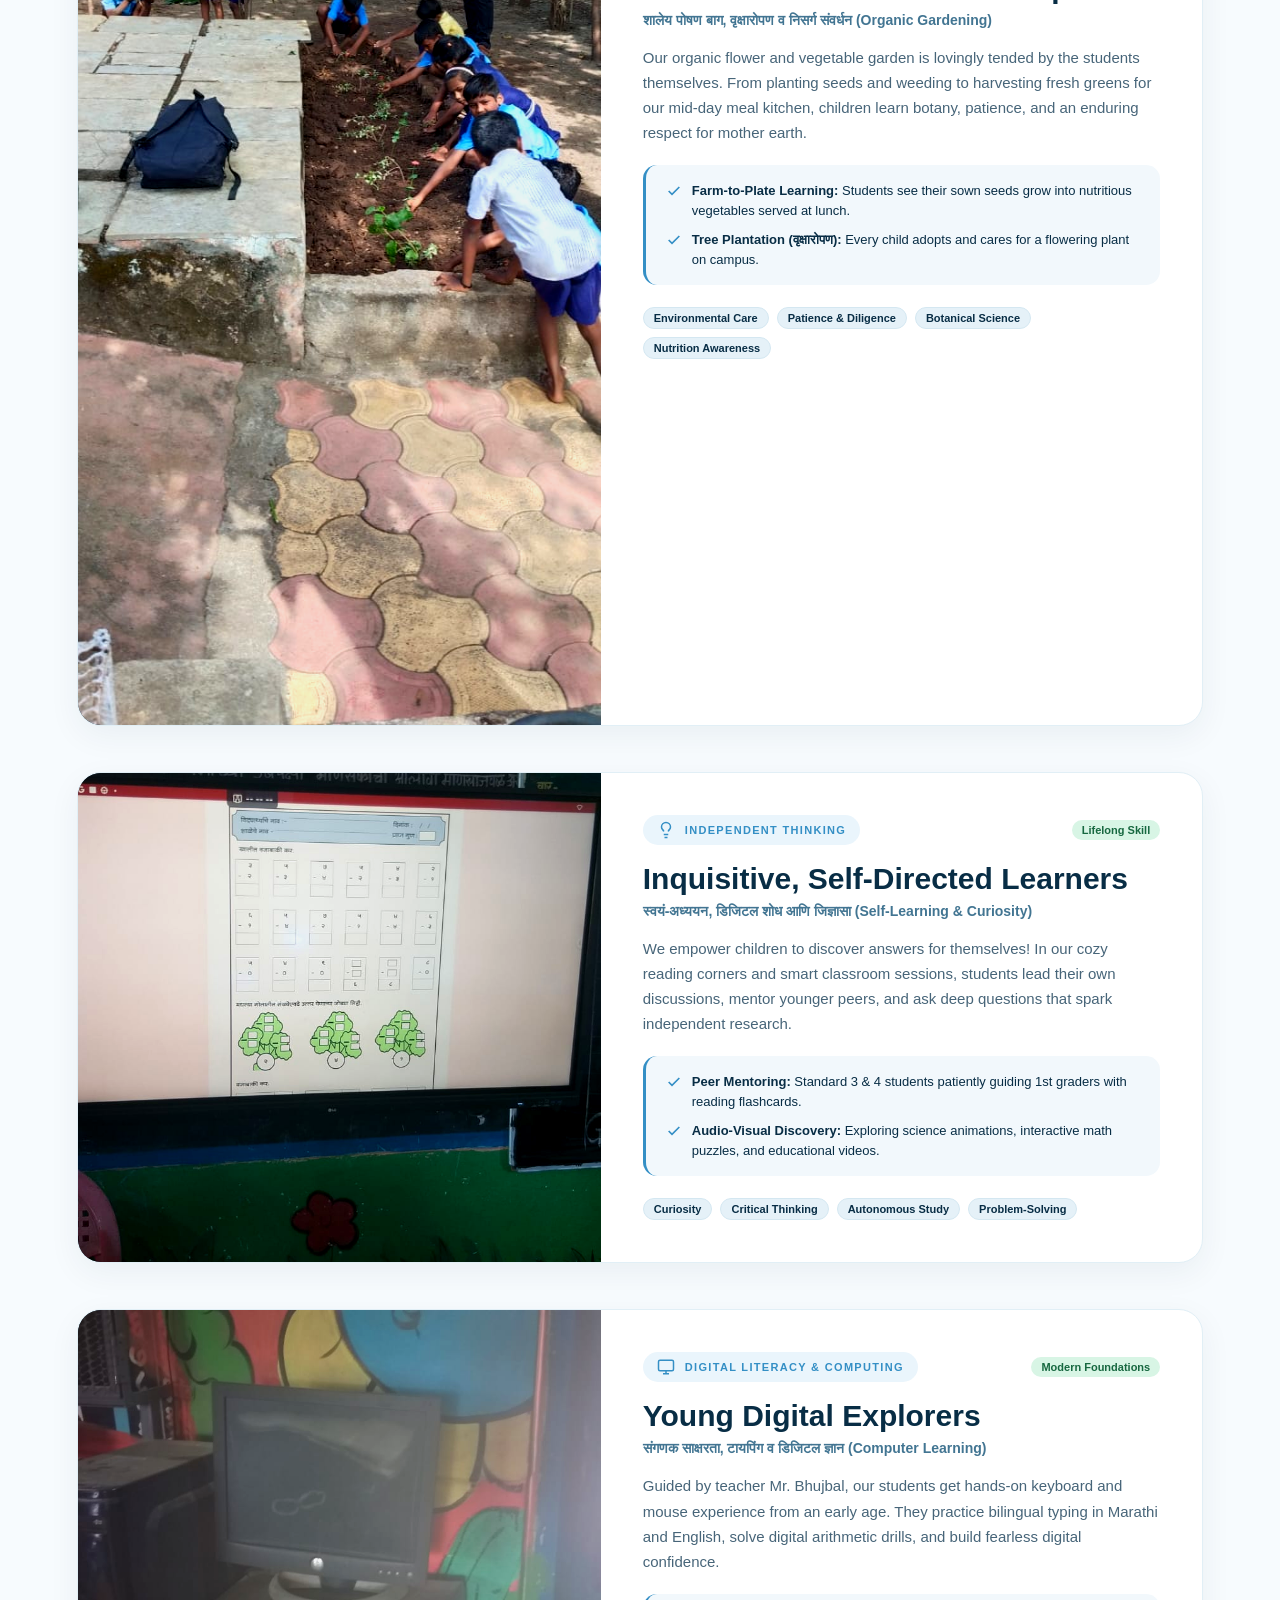
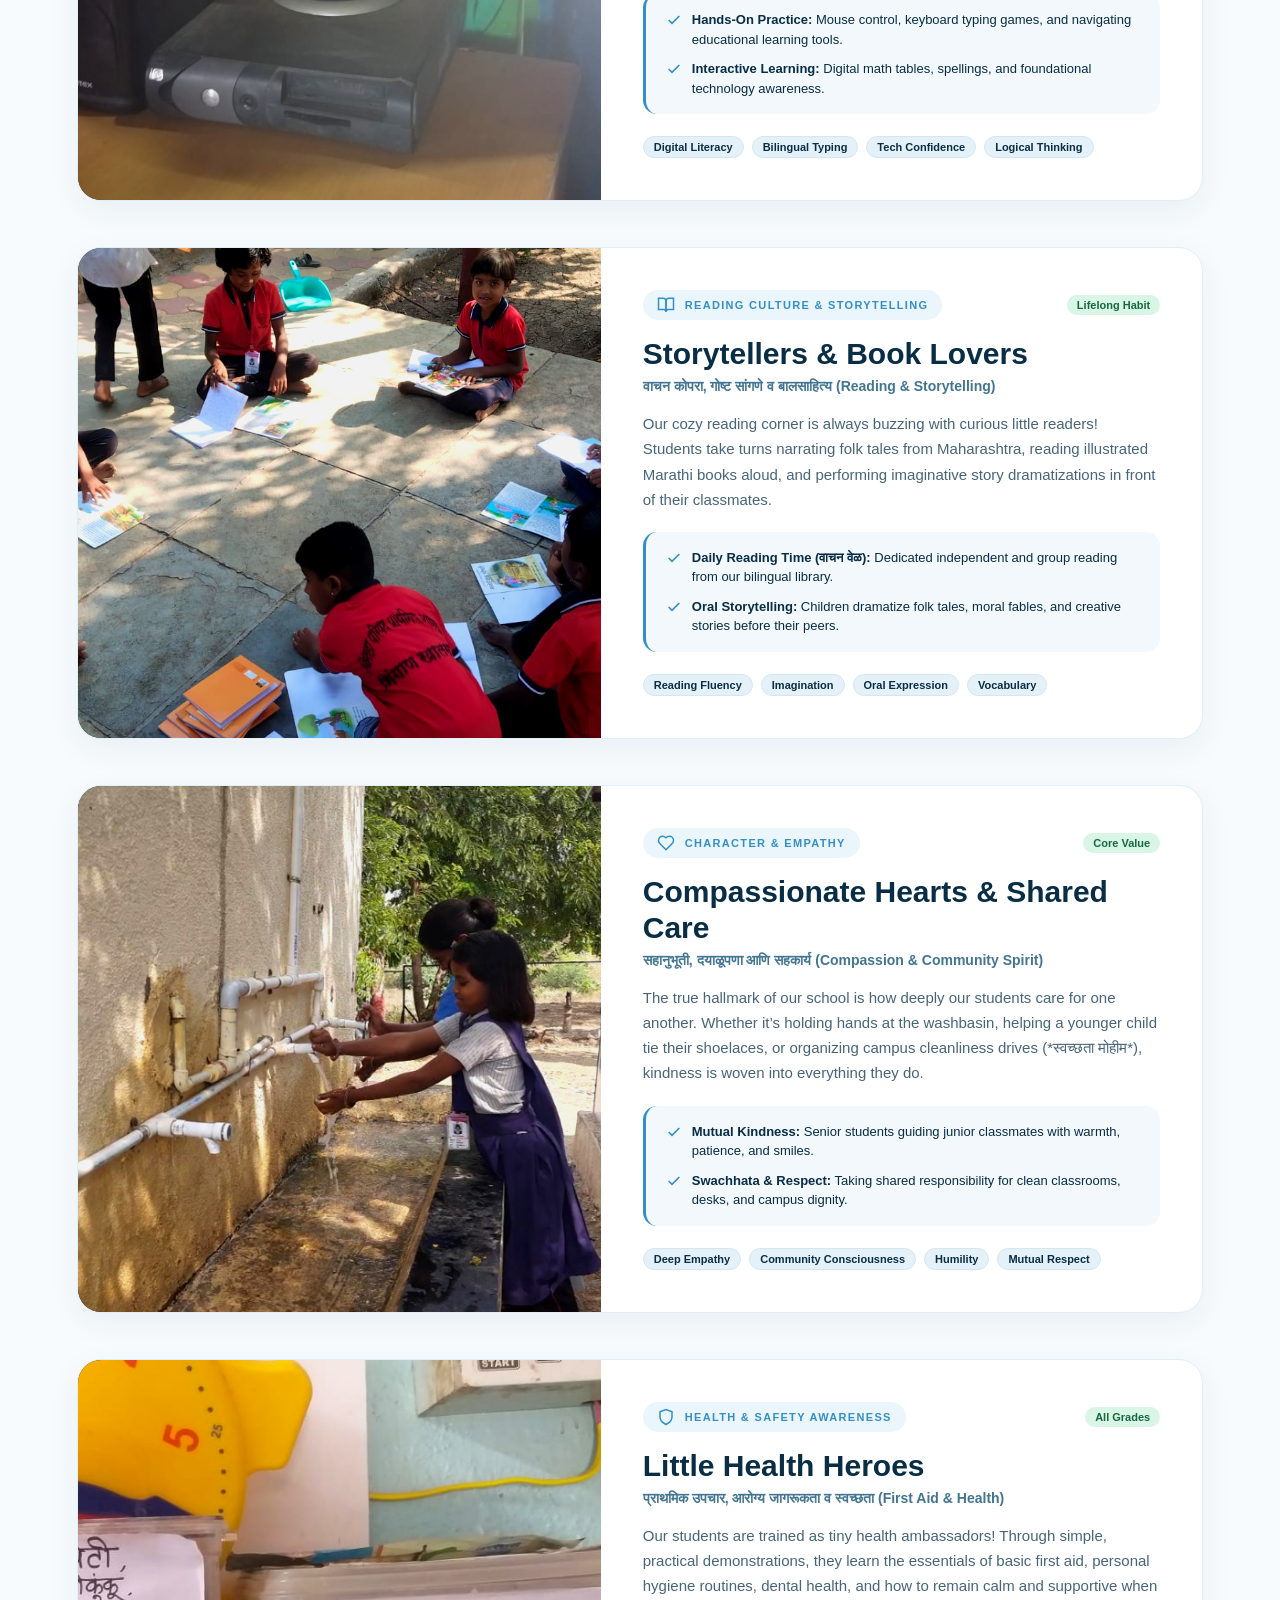
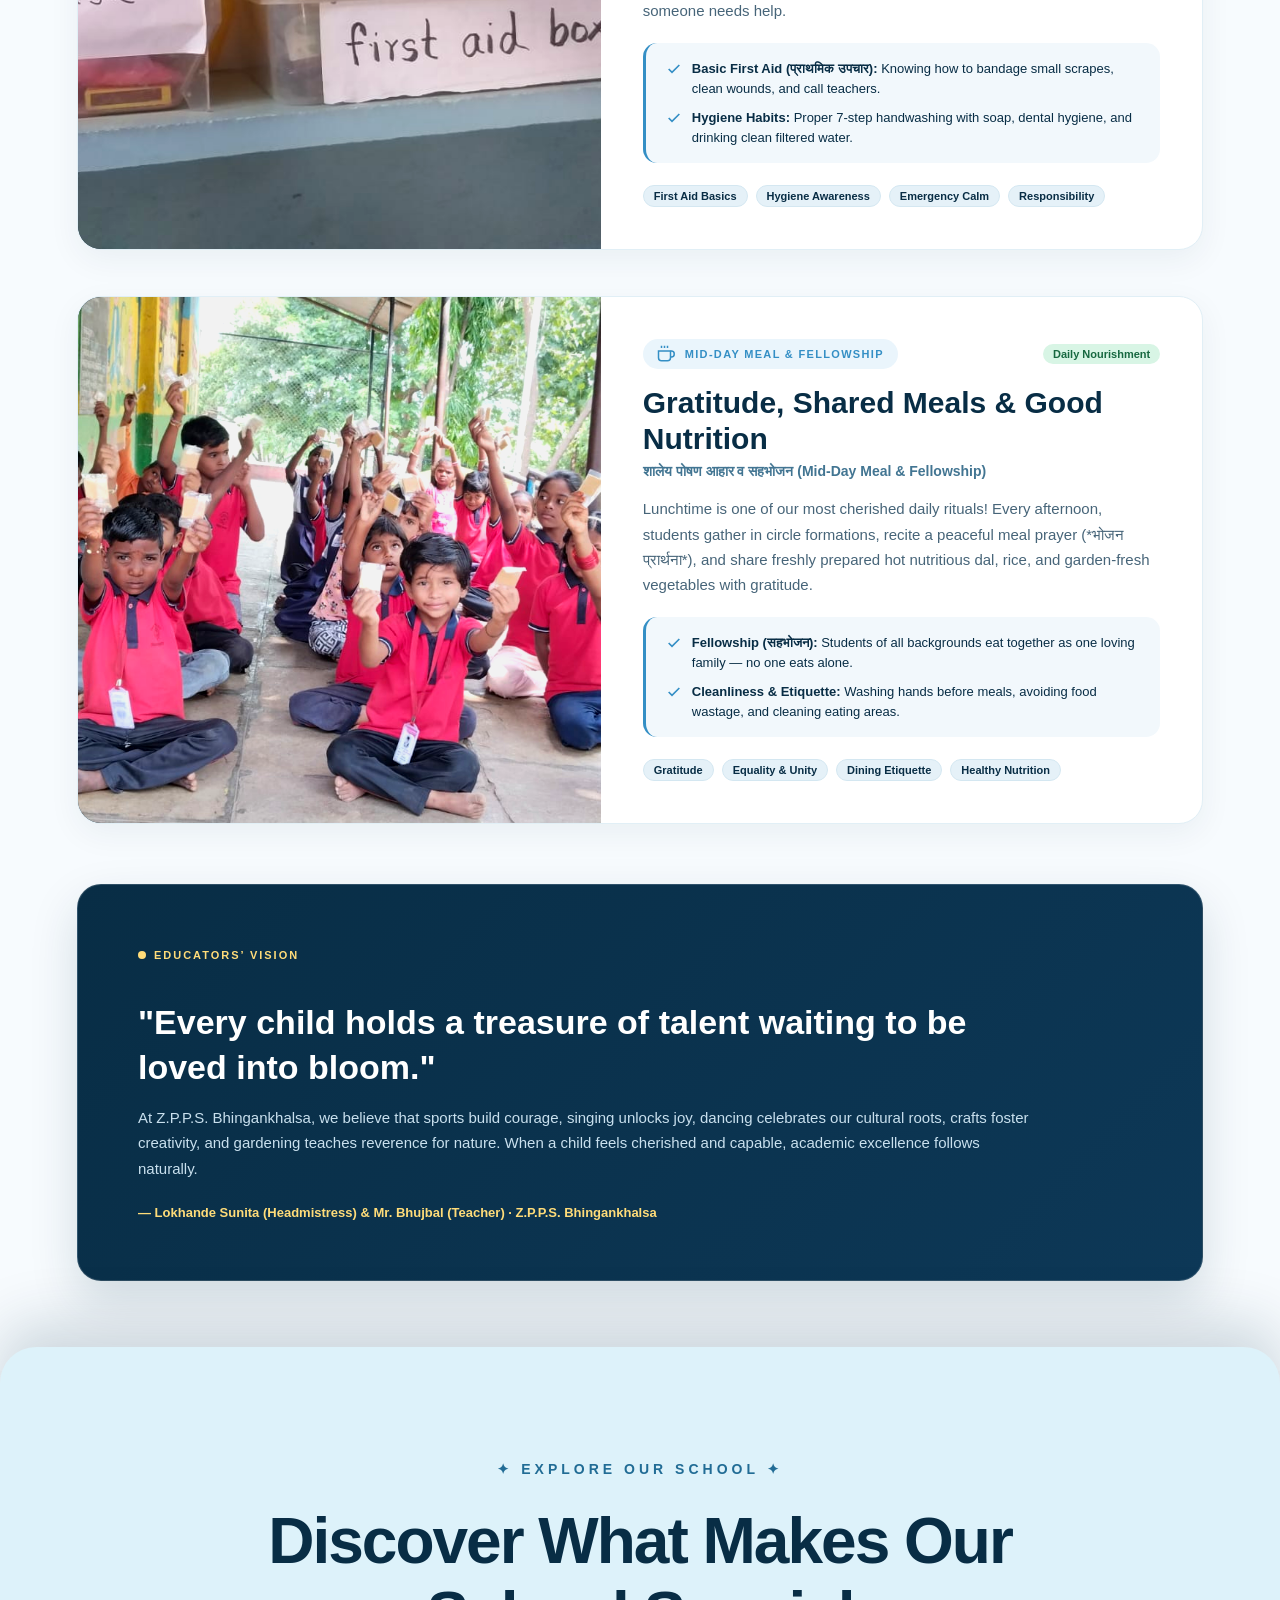
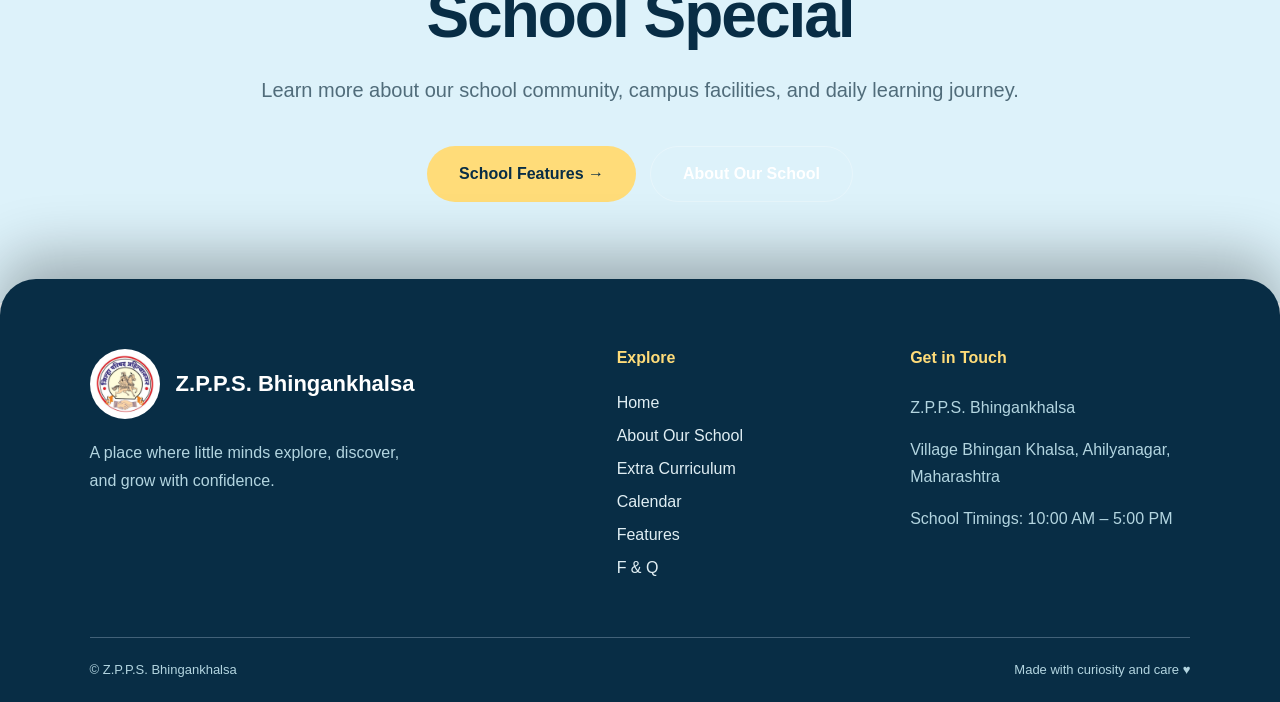
<file: zerpi-school/extra-curriculum.html>
<!DOCTYPE html>
<html lang="en">

<head>
  <meta charset="UTF-8">
  <meta name="viewport" content="width=device-width, initial-scale=1">
  <meta name="description" content="Discover Extra Curriculum Activities at Z.P.P.S. Bhingankhalsa — sports, singing, dancing, hands-on craft making, organic gardening, self-learning, digital skills, and compassionate community values.">
  <title>Extra Curriculum Activities | Z.P.P.S. Bhingankhalsa</title>
  <link rel="stylesheet" href="styles.css">
  <link rel="stylesheet" href="page-styles.css">
  <link rel="stylesheet" href="voice-bot.css">
  <script src="page-script.js" defer></script>
  <script src="voice-bot.js" defer></script>

  <style>
    /* =========================================
       EXTRA CURRICULAR PAGE THEME STYLES
       Unified with school palette:
       Navy (#082d45), Sky (#ddf2fa), Blue (#348fc5),
       Light (#f7fbfe), Yellow (#ffdc79)
    ========================================= */

    /* --- HERO BANNER --- */
    .extra-hero {
      position: relative;
      background: linear-gradient(135deg, rgba(7, 35, 56, 0.94) 0%, rgba(13, 58, 90, 0.90) 50%, rgba(17, 76, 119, 0.86) 100%),
                  url('assets/group.jpg') center 30% / cover no-repeat;
      color: white;
      padding: clamp(65px, 9vh, 105px) 6% clamp(55px, 7vh, 85px);
      overflow: hidden;
      border-bottom: 1px solid rgba(255, 255, 255, .1);
    }

    .extra-hero-inner {
      max-width: 1200px;
      margin: 0 auto;
      position: relative;
      z-index: 1;
    }

    .extra-hero-kicker {
      display: inline-flex;
      align-items: center;
      gap: 10px;
      font-size: 12px;
      font-weight: 800;
      letter-spacing: .18em;
      text-transform: uppercase;
      color: var(--school-yellow);
      margin-bottom: 16px;
    }

    .extra-hero-kicker span {
      width: 10px;
      height: 10px;
      border-radius: 50%;
      background: #ffdc79;
      box-shadow: 0 0 12px #ffdc79;
    }

    .extra-hero h1 {
      font-size: clamp(34px, 5.2vw, 58px);
      line-height: 1.15;
      font-weight: 800;
      letter-spacing: -.02em;
      margin: 0 0 20px;
      max-width: 860px;
    }

    .extra-hero h1 em {
      font-style: italic;
      color: var(--school-yellow);
    }

    .extra-hero p.lead {
      font-size: clamp(16px, 1.8vw, 19px);
      line-height: 1.7;
      color: #cde4f2;
      max-width: 780px;
      margin: 0 0 32px;
    }

    .extra-stats-bar {
      display: flex;
      flex-wrap: wrap;
      gap: 28px;
      padding-top: 24px;
      border-top: 1px solid rgba(255, 255, 255, .18);
    }

    .extra-stat {
      display: flex;
      flex-direction: column;
    }

    .extra-stat strong {
      font-size: 26px;
      font-weight: 800;
      color: white;
      line-height: 1.1;
    }

    .extra-stat span {
      font-size: 11px;
      color: #92c5de;
      font-weight: 700;
      text-transform: uppercase;
      letter-spacing: .08em;
      margin-top: 4px;
    }

    /* --- ACTIVITIES LISTING --- */
    .extra-content-section {
      padding: 60px 6% 90px;
      background: #f7fbfe;
    }

    .extra-grid {
      max-width: 1200px;
      margin: 0 auto;
      display: flex;
      flex-direction: column;
      gap: 46px;
    }

    .extra-grid,
    .activity-card {
      opacity: 1 !important;
    }

    .activity-card {
      background: white;
      border-radius: 24px;
      overflow: hidden;
      box-shadow: 0 10px 32px rgba(8, 45, 69, .06);
      border: 1px solid #e1eff6;
      display: grid;
      grid-template-columns: 1fr 1.15fr;
      transition: transform .3s ease, box-shadow .3s ease;
    }

    .activity-card:hover {
      transform: translateY(-5px);
      box-shadow: 0 20px 45px rgba(8, 45, 69, .12);
    }

    @media (max-width: 900px) {
      .activity-card {
        grid-template-columns: 1fr;
      }
    }

    .activity-card-media {
      position: relative;
      min-height: 280px;
      background: #09273c;
      overflow: hidden;
    }

    .activity-card-media img {
      width: 100%;
      height: 100%;
      object-fit: cover;
      transition: transform .5s ease;
      display: block;
      filter: contrast(1.12) brightness(0.95) saturate(1.18);
    }

    .activity-card:hover .activity-card-media img {
      transform: scale(1.04);
    }

    .activity-card-body {
      padding: clamp(28px, 4vw, 42px);
      display: flex;
      flex-direction: column;
      justify-content: center;
    }

    .activity-card-header {
      display: flex;
      align-items: center;
      justify-content: space-between;
      gap: 14px;
      margin-bottom: 16px;
      flex-wrap: wrap;
    }

    .activity-icon-pill {
      display: inline-flex;
      align-items: center;
      gap: 10px;
      font-size: 11px;
      font-weight: 800;
      text-transform: uppercase;
      letter-spacing: .12em;
      color: #348fc5;
      background: #eaf5fc;
      padding: 6px 14px;
      border-radius: 20px;
    }

    .activity-icon-pill svg {
      width: 18px;
      height: 18px;
      stroke: currentColor;
      fill: none;
      stroke-width: 2;
    }

    .activity-grade-tag {
      font-size: 11px;
      font-weight: 700;
      color: #176840;
      background: #d8f5e5;
      padding: 4px 10px;
      border-radius: 12px;
    }

    .activity-card-body h3 {
      font-size: clamp(23px, 2.5vw, 30px);
      font-weight: 800;
      color: var(--school-navy);
      line-height: 1.2;
      margin: 0 0 6px;
    }

    .activity-marathi-title {
      font-size: 14px;
      font-weight: 700;
      color: #427592;
      margin: 0 0 16px;
    }

    .activity-card-body p.activity-lead {
      font-size: 15px;
      line-height: 1.68;
      color: #476579;
      margin: 0 0 20px;
    }

    .activity-highlights {
      display: flex;
      flex-direction: column;
      gap: 10px;
      margin-bottom: 22px;
      padding: 16px 20px;
      background: #f2f8fc;
      border-radius: 14px;
      border-left: 3px solid #348fc5;
    }

    .activity-hl-item {
      display: flex;
      align-items: flex-start;
      gap: 10px;
      font-size: 13px;
      color: var(--school-navy);
      line-height: 1.5;
    }

    .activity-hl-item svg {
      width: 16px;
      height: 16px;
      stroke: #348fc5;
      fill: none;
      stroke-width: 2.5;
      flex-shrink: 0;
      margin-top: 2px;
    }

    .activity-skills-row {
      display: flex;
      flex-wrap: wrap;
      gap: 8px;
    }

    .activity-skill-chip {
      font-size: 11px;
      font-weight: 700;
      padding: 4px 10px;
      border-radius: 12px;
      background: #e5f1f8;
      color: var(--school-navy);
      border: 1px solid #d4e7f1;
    }

    /* --- COMMUNITY VALUES & EDUCATORS BANNER --- */
    .extra-quote-banner {
      background: linear-gradient(135deg, var(--school-navy) 0%, #0d3857 100%);
      color: white;
      border-radius: 24px;
      padding: clamp(36px, 5vw, 60px);
      margin-top: 40px;
      position: relative;
      overflow: hidden;
      border: 1px solid rgba(255, 255, 255, .15);
      box-shadow: 0 20px 48px rgba(8, 45, 69, .15);
    }

    .extra-quote-inner {
      max-width: 900px;
      position: relative;
      z-index: 1;
    }

    .extra-quote-banner h3 {
      font-size: clamp(22px, 3vw, 34px);
      margin: 12px 0 16px;
      color: white;
      line-height: 1.3;
    }

    .extra-quote-banner p {
      font-size: 15px;
      line-height: 1.7;
      color: #c9e0ee;
      margin: 0 0 24px;
    }
  </style>
</head>

<body class="inner-page">

  <!-- NAVBAR -->
  <header class="page-navbar">
    <a class="brand" href="index.html">
      <img src="assets/school-logo.png" class="brand-logo" alt="Zilla Parishad emblem" width="60" height="60">
      <span class="brand-name">Z.P.P.S. Bhingankhalsa</span>
    </a>

    <a class="page-back-link" href="index.html">
      ← Back to Home
    </a>

    <!-- HAMBURGER MENU BUTTON -->
    <button class="menu-toggle" id="menuToggle" type="button" aria-label="Open navigation menu" aria-expanded="false"
      aria-controls="siteMenu">
      <span class="menu-bar"></span>
      <span class="menu-bar"></span>
      <span class="menu-bar"></span>
    </button>
  </header>

  <!-- SLIDE-OUT NAVIGATION MENU -->
  <nav class="site-menu" id="siteMenu" aria-label="Site navigation">
    <div class="site-menu-inner">

      <div class="site-menu-header">
        <span class="site-menu-school">Z.P.P.S. Bhingankhalsa</span>
        <button class="site-menu-close" id="menuClose" type="button" aria-label="Close menu">✕</button>
      </div>

      <ul class="site-menu-list">
        <li><a href="about.html" class="site-menu-link">About Our School</a></li>
        <li><a href="extra-curriculum.html" class="site-menu-link">Extra Curriculum</a></li>
        <li><a href="calendar.html" class="site-menu-link">Calendar</a></li>
        <li><a href="features.html" class="site-menu-link">Features</a></li>
        <li><a href="faq.html" class="site-menu-link">F &amp; Q</a></li>
      </ul>

      <div class="site-menu-footer">
        <div class="site-menu-meta">
          <span>Standards 1 to 4 · Marathi &amp; English</span>
          <span>10:00 AM – 5:00 PM · Ahilyanagar</span>
        </div>
      </div>

    </div>
  </nav>

  <main>

    <!-- HERO SECTION -->
    <section class="extra-hero">
      <div class="extra-hero-inner">
        <div class="extra-hero-kicker">
          <span></span>
          The Heart of Our School · सहशालेय उपक्रम
        </div>

        <h1>
          Where Childhood Comes Alive<br>
          Through <em>Passions &amp; Play.</em>
        </h1>

        <p class="lead">
          At Z.P.P.S. Bhingankhalsa, learning doesn’t end when the books close. Our students are natural
          athletes, joyful singers, expressive dancers, curious makers, organic gardeners, independent learners,
          digital explorers, and compassionate friends.
        </p>

        <div class="extra-stats-bar">
          <div class="extra-stat">
            <strong>10+</strong>
            <span>Active Curricular Domains</span>
          </div>
          <div class="extra-stat">
            <strong>100%</strong>
            <span>Student Participation</span>
          </div>
          <div class="extra-stat">
            <strong>Daily</strong>
            <span>Sports, Music &amp; Creative Time</span>
          </div>
          <div class="extra-stat">
            <strong>All Grades</strong>
            <span>Inclusive Learning (Std 1–4)</span>
          </div>
        </div>
      </div>
    </section>


    <!-- ACTIVITIES LISTING -->
    <section class="extra-content-section">
      <div class="extra-grid">

        <!-- 1. SPORTS & ATHLETICS -->
        <article class="activity-card" data-category="sports">
          <div class="activity-card-media">
            <img src="assets/PLAYGROUND.jpeg" alt="Students playing outdoor sports at Bhingankhalsa" loading="lazy">
          </div>
          <div class="activity-card-body">
            <div class="activity-card-header">
              <span class="activity-icon-pill">
                <svg viewBox="0 0 24 24" aria-hidden="true"><circle cx="12" cy="5" r="3"/><path d="m9 20 3-6 4 2 2-5"/><path d="m6 13 3-2 3 2v7"/><path d="M4 17l3-3"/></svg>
                Sports &amp; Physical Fitness
              </span>
              <span class="activity-grade-tag">All Grades</span>
            </div>
            <h3>Champions on the Playground</h3>
            <p class="activity-marathi-title">खेळ, मैदानी स्पर्धा व शारीरिक शिक्षण (Sports &amp; Games)</p>
            <p class="activity-lead">
              Every afternoon, our spacious ground echoes with cheering and boundless energy! Our children
              excel in traditional Indian sports and athletics, building speed, stamina, and team spirit.
            </p>
            <div class="activity-highlights">
              <div class="activity-hl-item">
                <svg viewBox="0 0 24 24" aria-hidden="true"><polyline points="20 6 9 17 4 12"/></svg>
                <span><strong>Traditional Games:</strong> Kabaddi (कबड्डी), Kho-Kho (खो-खो), Langadi, and ring tennis.</span>
              </div>
              <div class="activity-hl-item">
                <svg viewBox="0 0 24 24" aria-hidden="true"><polyline points="20 6 9 17 4 12"/></svg>
                <span><strong>Athletics &amp; Drills:</strong> Sprint relays, high jumps, lemon-spoon coordination, and daily morning PT drills.</span>
              </div>
            </div>
            <div class="activity-skills-row">
              <span class="activity-skill-chip">Physical Stamina</span>
              <span class="activity-skill-chip">Teamwork &amp; Strategy</span>
              <span class="activity-skill-chip">Sportsmanship</span>
              <span class="activity-skill-chip">Agility</span>
            </div>
          </div>
        </article>


        <!-- 2. SINGING & MUSIC -->
        <article class="activity-card" data-category="music">
          <div class="activity-card-media">
            <img src="assets/group.jpg" alt="Students singing morning prayers and chorus" loading="lazy">
          </div>
          <div class="activity-card-body">
            <div class="activity-card-header">
              <span class="activity-icon-pill">
                <svg viewBox="0 0 24 24" aria-hidden="true"><path d="M9 18V5l12-2v13"/><circle cx="6" cy="18" r="3"/><circle cx="18" cy="16" r="3"/></svg>
                Singing &amp; Performing Voice
              </span>
              <span class="activity-grade-tag">All Grades</span>
            </div>
            <h3>Melodies from the Heart</h3>
            <p class="activity-marathi-title">सुस्वर गायन, परिपाठ व समूहगीते (Singing &amp; Vocal Harmony)</p>
            <p class="activity-lead">
              Our students possess a natural gift for melody and rhythm. From the solemn harmony of the daily
              morning assembly to stirring patriotic hymns and Marathi poetry recitations, their voices resonate
              with joyful emotion.
            </p>
            <div class="activity-highlights">
              <div class="activity-hl-item">
                <svg viewBox="0 0 24 24" aria-hidden="true"><polyline points="20 6 9 17 4 12"/></svg>
                <span><strong>Morning Assembly (परिपाठ):</strong> Daily soulful prayer songs, thought of the day, pledge, and national anthem.</span>
              </div>
              <div class="activity-hl-item">
                <svg viewBox="0 0 24 24" aria-hidden="true"><polyline points="20 6 9 17 4 12"/></svg>
                <span><strong>Patriotic &amp; Folk Songs:</strong> Special choral singing for Republic Day, Independence Day, and Maharashtra Din.</span>
              </div>
            </div>
            <div class="activity-skills-row">
              <span class="activity-skill-chip">Vocal Confidence</span>
              <span class="activity-skill-chip">Poetic Memory</span>
              <span class="activity-skill-chip">Rhythm &amp; Pitch</span>
              <span class="activity-skill-chip">Stage Poise</span>
            </div>
          </div>
        </article>


        <!-- 3. DANCE & FOLK PERFORMANCES -->
        <article class="activity-card" data-category="dance">
          <div class="activity-card-media">
            <img src="assets/dance-performance.jpg" alt="Children performing cultural dance in traditional attire" loading="lazy">
          </div>
          <div class="activity-card-body">
            <div class="activity-card-header">
              <span class="activity-icon-pill">
                <svg viewBox="0 0 24 24" aria-hidden="true"><path d="m18 8 4 4-4 4"/><path d="M2 12h20"/><path d="m6 8-4 4 4 4"/></svg>
                Dance &amp; Cultural Expressions
              </span>
              <span class="activity-grade-tag">Annual Gathering</span>
            </div>
            <h3>Grace, Rhythm &amp; Village Heritage</h3>
            <p class="activity-marathi-title">पारंपारिक नृत्य, लेझीम व सांस्कृतिक कार्यक्रम (Folk Dance &amp; Lezim)</p>
            <p class="activity-lead">
              Dance at Bhingankhalsa is a vibrant celebration of Maharashtrian heritage! The children master
              synchronized Lezim formations, lively folk dances, and colorful stage dramas that bring the entire
              village together during our Annual Gathering (*स्नेहसंमेलन*).
            </p>
            <div class="activity-highlights">
              <div class="activity-hl-item">
                <svg viewBox="0 0 24 24" aria-hidden="true"><polyline points="20 6 9 17 4 12"/></svg>
                <span><strong>Rhythmic Lezim (लेझीम पथक):</strong> Synchronized metal-jingle drills that teach precision, timing, and pride.</span>
              </div>
              <div class="activity-hl-item">
                <svg viewBox="0 0 24 24" aria-hidden="true"><polyline points="20 6 9 17 4 12"/></svg>
                <span><strong>Cultural Celebrations:</strong> Chhatrapati Shivaji Maharaj Jayanti, Ganesh Utsav, and festive performances.</span>
              </div>
            </div>
            <div class="activity-skills-row">
              <span class="activity-skill-chip">Body Coordination</span>
              <span class="activity-skill-chip">Cultural Heritage</span>
              <span class="activity-skill-chip">Stage Confidence</span>
              <span class="activity-skill-chip">Joyful Expression</span>
            </div>
          </div>
        </article>


        <!-- 4. ART, CRAFT & MAKING THINGS -->
        <article class="activity-card" data-category="crafts">
          <div class="activity-card-media">
            <img src="assets/prelim.jpg" alt="Children engaged in hands-on creative learning and making things" loading="lazy">
          </div>
          <div class="activity-card-body">
            <div class="activity-card-header">
              <span class="activity-icon-pill">
                <svg viewBox="0 0 24 24" aria-hidden="true"><path d="m12 3-1.9 5.8a2 2 0 0 1-1.3 1.3L3 12l5.8 1.9a2 2 0 0 1 1.3 1.3L12 21l1.9-5.8a2 2 0 0 1 1.3-1.3L21 12l-5.8-1.9a2 2 0 0 1-1.3-1.3Z"/></svg>
                Hands-On Art &amp; Craft
              </span>
              <span class="activity-grade-tag">Creative Tinkering</span>
            </div>
            <h3>Young Makers &amp; Tactile Innovators</h3>
            <p class="activity-marathi-title">हस्तकला, चित्रकला, मातीकाम आणि वस्तू निर्मिती (Art &amp; Making Things)</p>
            <p class="activity-lead">
              Give our students clay, discarded paper, or colors, and they will build wonders! They are passionate
              makers who love shaping raw clay into animals and pots, folding complex paper origami, and crafting
              working science toys out of recyclable materials.
            </p>
            <div class="activity-highlights">
              <div class="activity-hl-item">
                <svg viewBox="0 0 24 24" aria-hidden="true"><polyline points="20 6 9 17 4 12"/></svg>
                <span><strong>Clay Sculpting (मातीकाम):</strong> Shaping organic soil and clay into traditional diyas, toys, and figurines.</span>
              </div>
              <div class="activity-hl-item">
                <svg viewBox="0 0 24 24" aria-hidden="true"><polyline points="20 6 9 17 4 12"/></svg>
                <span><strong>Recycled Art &amp; Origami:</strong> Paper boats, greeting cards, wall hangings, and "Best from Waste" projects.</span>
              </div>
            </div>
            <div class="activity-skills-row">
              <span class="activity-skill-chip">Fine Motor Skills</span>
              <span class="activity-skill-chip">Spatial Thinking</span>
              <span class="activity-skill-chip">Resourcefulness</span>
              <span class="activity-skill-chip">Originality</span>
            </div>
          </div>
        </article>


        <!-- 5. CAMPUS ECO-GARDENING -->
        <article class="activity-card" data-category="garden">
          <div class="activity-card-media">
            <img src="assets/VEGITABLE GARDEN.jpeg" alt="Students tending organic kitchen garden and flowers" loading="lazy">
          </div>
          <div class="activity-card-body">
            <div class="activity-card-header">
              <span class="activity-icon-pill">
                <svg viewBox="0 0 24 24" aria-hidden="true"><path d="M11 20A7 7 0 0 1 9.8 6.1C15.5 5 17 4.48 19 2c1 2 2 4.18 2 8 0 5.5-4.78 10-10 10Z"/><path d="M2 21c0-3 1.85-5.36 5.08-6C9.5 14.52 12 13 13 12"/></svg>
                Environmental Stewardship
              </span>
              <span class="activity-grade-tag">Nature Care</span>
            </div>
            <h3>Green Thumbs &amp; Nature Keepers</h3>
            <p class="activity-marathi-title">शालेय पोषण बाग, वृक्षारोपण व निसर्ग संवर्धन (Organic Gardening)</p>
            <p class="activity-lead">
              Our organic flower and vegetable garden is lovingly tended by the students themselves. From planting
              seeds and weeding to harvesting fresh greens for our mid-day meal kitchen, children learn botany,
              patience, and an enduring respect for mother earth.
            </p>
            <div class="activity-highlights">
              <div class="activity-hl-item">
                <svg viewBox="0 0 24 24" aria-hidden="true"><polyline points="20 6 9 17 4 12"/></svg>
                <span><strong>Farm-to-Plate Learning:</strong> Students see their sown seeds grow into nutritious vegetables served at lunch.</span>
              </div>
              <div class="activity-hl-item">
                <svg viewBox="0 0 24 24" aria-hidden="true"><polyline points="20 6 9 17 4 12"/></svg>
                <span><strong>Tree Plantation (वृक्षारोपण):</strong> Every child adopts and cares for a flowering plant on campus.</span>
              </div>
            </div>
            <div class="activity-skills-row">
              <span class="activity-skill-chip">Environmental Care</span>
              <span class="activity-skill-chip">Patience &amp; Diligence</span>
              <span class="activity-skill-chip">Botanical Science</span>
              <span class="activity-skill-chip">Nutrition Awareness</span>
            </div>
          </div>
        </article>


        <!-- 6. SELF-DIRECTED LEARNING & CURIOSITY -->
        <article class="activity-card" data-category="learning">
          <div class="activity-card-media">
            <img src="assets/smart board.png" alt="Children exploring smart board and books independently" loading="lazy">
          </div>
          <div class="activity-card-body">
            <div class="activity-card-header">
              <span class="activity-icon-pill">
                <svg viewBox="0 0 24 24" aria-hidden="true"><path d="M15 14c.2-1 .7-1.7 1.5-2.5 1-1 1.5-2.2 1.5-3.5A6 6 0 0 0 6 8c0 1 .2 2.2 1.5 3.5.7.7 1.3 1.5 1.5 2.5"/><path d="M9 18h6"/><path d="M10 22h4"/></svg>
                Independent Thinking
              </span>
              <span class="activity-grade-tag">Lifelong Skill</span>
            </div>
            <h3>Inquisitive, Self-Directed Learners</h3>
            <p class="activity-marathi-title">स्वयं-अध्ययन, डिजिटल शोध आणि जिज्ञासा (Self-Learning &amp; Curiosity)</p>
            <p class="activity-lead">
              We empower children to discover answers for themselves! In our cozy reading corners and smart
              classroom sessions, students lead their own discussions, mentor younger peers, and ask deep questions
              that spark independent research.
            </p>
            <div class="activity-highlights">
              <div class="activity-hl-item">
                <svg viewBox="0 0 24 24" aria-hidden="true"><polyline points="20 6 9 17 4 12"/></svg>
                <span><strong>Peer Mentoring:</strong> Standard 3 &amp; 4 students patiently guiding 1st graders with reading flashcards.</span>
              </div>
              <div class="activity-hl-item">
                <svg viewBox="0 0 24 24" aria-hidden="true"><polyline points="20 6 9 17 4 12"/></svg>
                <span><strong>Audio-Visual Discovery:</strong> Exploring science animations, interactive math puzzles, and educational videos.</span>
              </div>
            </div>
            <div class="activity-skills-row">
              <span class="activity-skill-chip">Curiosity</span>
              <span class="activity-skill-chip">Critical Thinking</span>
              <span class="activity-skill-chip">Autonomous Study</span>
              <span class="activity-skill-chip">Problem-Solving</span>
            </div>
          </div>
        </article>


        <!-- 7. DIGITAL SKILLS & COMPUTER LITERACY -->
        <article class="activity-card" data-category="learning">
          <div class="activity-card-media">
            <img src="assets/computer.png" alt="Students exploring computers and digital learning tools" loading="lazy">
          </div>
          <div class="activity-card-body">
            <div class="activity-card-header">
              <span class="activity-icon-pill">
                <svg viewBox="0 0 24 24" aria-hidden="true"><rect width="20" height="14" x="2" y="3" rx="2"/><line x1="8" x2="16" y1="21" y2="21"/><line x1="12" x2="12" y1="17" y2="21"/></svg>
                Digital Literacy &amp; Computing
              </span>
              <span class="activity-grade-tag">Modern Foundations</span>
            </div>
            <h3>Young Digital Explorers</h3>
            <p class="activity-marathi-title">संगणक साक्षरता, टायपिंग व डिजिटल ज्ञान (Computer Learning)</p>
            <p class="activity-lead">
              Guided by teacher Mr. Bhujbal, our students get hands-on keyboard and mouse experience from an
              early age. They practice bilingual typing in Marathi and English, solve digital arithmetic drills,
              and build fearless digital confidence.
            </p>
            <div class="activity-highlights">
              <div class="activity-hl-item">
                <svg viewBox="0 0 24 24" aria-hidden="true"><polyline points="20 6 9 17 4 12"/></svg>
                <span><strong>Hands-On Practice:</strong> Mouse control, keyboard typing games, and navigating educational learning tools.</span>
              </div>
              <div class="activity-hl-item">
                <svg viewBox="0 0 24 24" aria-hidden="true"><polyline points="20 6 9 17 4 12"/></svg>
                <span><strong>Interactive Learning:</strong> Digital math tables, spellings, and foundational technology awareness.</span>
              </div>
            </div>
            <div class="activity-skills-row">
              <span class="activity-skill-chip">Digital Literacy</span>
              <span class="activity-skill-chip">Bilingual Typing</span>
              <span class="activity-skill-chip">Tech Confidence</span>
              <span class="activity-skill-chip">Logical Thinking</span>
            </div>
          </div>
        </article>


        <!-- 8. READING CLUB & STORYTELLING -->
        <article class="activity-card" data-category="learning">
          <div class="activity-card-media">
            <img src="assets/reading corner.png" alt="Children reading illustrated storybooks in the reading corner" loading="lazy">
          </div>
          <div class="activity-card-body">
            <div class="activity-card-header">
              <span class="activity-icon-pill">
                <svg viewBox="0 0 24 24" aria-hidden="true"><path d="M2 3h6a4 4 0 0 1 4 4v14a3 3 0 0 0-3-3H2z"/><path d="M22 3h-6a4 4 0 0 0-4 4v14a3 3 0 0 1 3-3h7z"/></svg>
                Reading Culture &amp; Storytelling
              </span>
              <span class="activity-grade-tag">Lifelong Habit</span>
            </div>
            <h3>Storytellers &amp; Book Lovers</h3>
            <p class="activity-marathi-title">वाचन कोपरा, गोष्ट सांगणे व बालसाहित्य (Reading &amp; Storytelling)</p>
            <p class="activity-lead">
              Our cozy reading corner is always buzzing with curious little readers! Students take turns narrating
              folk tales from Maharashtra, reading illustrated Marathi books aloud, and performing imaginative
              story dramatizations in front of their classmates.
            </p>
            <div class="activity-highlights">
              <div class="activity-hl-item">
                <svg viewBox="0 0 24 24" aria-hidden="true"><polyline points="20 6 9 17 4 12"/></svg>
                <span><strong>Daily Reading Time (वाचन वेळ):</strong> Dedicated independent and group reading from our bilingual library.</span>
              </div>
              <div class="activity-hl-item">
                <svg viewBox="0 0 24 24" aria-hidden="true"><polyline points="20 6 9 17 4 12"/></svg>
                <span><strong>Oral Storytelling:</strong> Children dramatize folk tales, moral fables, and creative stories before their peers.</span>
              </div>
            </div>
            <div class="activity-skills-row">
              <span class="activity-skill-chip">Reading Fluency</span>
              <span class="activity-skill-chip">Imagination</span>
              <span class="activity-skill-chip">Oral Expression</span>
              <span class="activity-skill-chip">Vocabulary</span>
            </div>
          </div>
        </article>


        <!-- 9. COMPASSION, EMPATHY & COMMUNITY VALUES -->
        <article class="activity-card" data-category="values">
          <div class="activity-card-media">
            <img src="assets/handwashing.jpg" alt="Students demonstrating kindness, hygiene, and mutual care" loading="lazy">
          </div>
          <div class="activity-card-body">
            <div class="activity-card-header">
              <span class="activity-icon-pill">
                <svg viewBox="0 0 24 24" aria-hidden="true"><path d="M19 14c1.49-1.46 3-3.21 3-5.5A5.5 5.5 0 0 0 16.5 3c-1.76 0-3 .5-4.5 2-1.5-1.5-2.74-2-4.5-2A5.5 5.5 0 0 0 2 8.5c0 2.3 1.5 4.05 3 5.5l7 7Z"/></svg>
                Character &amp; Empathy
              </span>
              <span class="activity-grade-tag">Core Value</span>
            </div>
            <h3>Compassionate Hearts &amp; Shared Care</h3>
            <p class="activity-marathi-title">सहानुभूती, दयाळूपणा आणि सहकार्य (Compassion &amp; Community Spirit)</p>
            <p class="activity-lead">
              The true hallmark of our school is how deeply our students care for one another. Whether it’s
              holding hands at the washbasin, helping a younger child tie their shoelaces, or organizing campus
              cleanliness drives (*स्वच्छता मोहीम*), kindness is woven into everything they do.
            </p>
            <div class="activity-highlights">
              <div class="activity-hl-item">
                <svg viewBox="0 0 24 24" aria-hidden="true"><polyline points="20 6 9 17 4 12"/></svg>
                <span><strong>Mutual Kindness:</strong> Senior students guiding junior classmates with warmth, patience, and smiles.</span>
              </div>
              <div class="activity-hl-item">
                <svg viewBox="0 0 24 24" aria-hidden="true"><polyline points="20 6 9 17 4 12"/></svg>
                <span><strong>Swachhata &amp; Respect:</strong> Taking shared responsibility for clean classrooms, desks, and campus dignity.</span>
              </div>
            </div>
            <div class="activity-skills-row">
              <span class="activity-skill-chip">Deep Empathy</span>
              <span class="activity-skill-chip">Community Consciousness</span>
              <span class="activity-skill-chip">Humility</span>
              <span class="activity-skill-chip">Mutual Respect</span>
            </div>
          </div>
        </article>


        <!-- 10. HEALTH, FIRST AID & SAFETY AWARENESS -->
        <article class="activity-card" data-category="values">
          <div class="activity-card-media">
            <img src="assets/first aid.png" alt="Students learning first aid and health safety awareness" loading="lazy">
          </div>
          <div class="activity-card-body">
            <div class="activity-card-header">
              <span class="activity-icon-pill">
                <svg viewBox="0 0 24 24" aria-hidden="true"><path d="M12 22s8-4 8-10V5l-8-3-8 3v7c0 6 8 10 8 10z"/></svg>
                Health &amp; Safety Awareness
              </span>
              <span class="activity-grade-tag">All Grades</span>
            </div>
            <h3>Little Health Heroes</h3>
            <p class="activity-marathi-title">प्राथमिक उपचार, आरोग्य जागरूकता व स्वच्छता (First Aid &amp; Health)</p>
            <p class="activity-lead">
              Our students are trained as tiny health ambassadors! Through simple, practical demonstrations, they learn
              the essentials of basic first aid, personal hygiene routines, dental health, and how to remain calm
              and supportive when someone needs help.
            </p>
            <div class="activity-highlights">
              <div class="activity-hl-item">
                <svg viewBox="0 0 24 24" aria-hidden="true"><polyline points="20 6 9 17 4 12"/></svg>
                <span><strong>Basic First Aid (प्राथमिक उपचार):</strong> Knowing how to bandage small scrapes, clean wounds, and call teachers.</span>
              </div>
              <div class="activity-hl-item">
                <svg viewBox="0 0 24 24" aria-hidden="true"><polyline points="20 6 9 17 4 12"/></svg>
                <span><strong>Hygiene Habits:</strong> Proper 7-step handwashing with soap, dental hygiene, and drinking clean filtered water.</span>
              </div>
            </div>
            <div class="activity-skills-row">
              <span class="activity-skill-chip">First Aid Basics</span>
              <span class="activity-skill-chip">Hygiene Awareness</span>
              <span class="activity-skill-chip">Emergency Calm</span>
              <span class="activity-skill-chip">Responsibility</span>
            </div>
          </div>
        </article>


        <!-- 11. NUTRITIOUS MEALS & COMMUNITY DINING -->
        <article class="activity-card" data-category="values">
          <div class="activity-card-media">
            <img src="assets/nutritious meal.jpeg" alt="Fresh hot nutritious mid-day meal served at school" loading="lazy">
          </div>
          <div class="activity-card-body">
            <div class="activity-card-header">
              <span class="activity-icon-pill">
                <svg viewBox="0 0 24 24" aria-hidden="true"><path d="M18 8h1a4 4 0 0 1 0 8h-1"/><path d="M2 8h16v9a4 4 0 0 1-4 4H6a4 4 0 0 1-4-4V8z"/><line x1="6" x2="6" y1="1" y2="4"/><line x1="10" x2="10" y1="1" y2="4"/><line x1="14" x2="14" y1="1" y2="4"/></svg>
                Mid-Day Meal &amp; Fellowship
              </span>
              <span class="activity-grade-tag">Daily Nourishment</span>
            </div>
            <h3>Gratitude, Shared Meals &amp; Good Nutrition</h3>
            <p class="activity-marathi-title">शालेय पोषण आहार व सहभोजन (Mid-Day Meal &amp; Fellowship)</p>
            <p class="activity-lead">
              Lunchtime is one of our most cherished daily rituals! Every afternoon, students gather in circle
              formations, recite a peaceful meal prayer (*भोजन प्रार्थना*), and share freshly prepared hot nutritious
              dal, rice, and garden-fresh vegetables with gratitude.
            </p>
            <div class="activity-highlights">
              <div class="activity-hl-item">
                <svg viewBox="0 0 24 24" aria-hidden="true"><polyline points="20 6 9 17 4 12"/></svg>
                <span><strong>Fellowship (सहभोजन):</strong> Students of all backgrounds eat together as one loving family — no one eats alone.</span>
              </div>
              <div class="activity-hl-item">
                <svg viewBox="0 0 24 24" aria-hidden="true"><polyline points="20 6 9 17 4 12"/></svg>
                <span><strong>Cleanliness &amp; Etiquette:</strong> Washing hands before meals, avoiding food wastage, and cleaning eating areas.</span>
              </div>
            </div>
            <div class="activity-skills-row">
              <span class="activity-skill-chip">Gratitude</span>
              <span class="activity-skill-chip">Equality &amp; Unity</span>
              <span class="activity-skill-chip">Dining Etiquette</span>
              <span class="activity-skill-chip">Healthy Nutrition</span>
            </div>
          </div>
        </article>

      </div>


      <!-- INSPIRING QUOTE BANNER -->
      <div class="extra-quote-banner" style="max-width: 1200px; margin: 60px auto 0;">
        <div class="extra-quote-inner">
          <p class="extra-quote-kicker" style="color: var(--school-yellow); display: inline-flex; align-items: center; gap: 8px; font-size: 11px; font-weight: 800; letter-spacing: .18em; text-transform: uppercase;">
            <span style="width: 8px; height: 8px; border-radius: 50%; background: #ffdc79;"></span>
            EDUCATORS’ VISION
          </p>
          <h3>"Every child holds a treasure of talent waiting to be loved into bloom."</h3>
          <p>
            At Z.P.P.S. Bhingankhalsa, we believe that sports build courage, singing unlocks joy, dancing celebrates
            our cultural roots, crafts foster creativity, and gardening teaches reverence for nature. When a child feels
            cherished and capable, academic excellence follows naturally.
          </p>
          <div style="font-size: 13px; font-weight: 700; color: #ffdc79;">
            — Lokhande Sunita (Headmistress) &amp; Mr. Bhujbal (Teacher) · Z.P.P.S. Bhingankhalsa
          </div>
        </div>
      </div>

    </section>


    <!-- CLOSING NAVIGATION -->
    <section class="inner-coming-soon">
      <div class="inner-coming-soon-inner">
        <p class="closing-eyebrow">✦ EXPLORE OUR SCHOOL ✦</p>
        <h2>Discover What Makes Our School Special</h2>
        <p class="closing-description">
          Learn more about our school community, campus facilities, and daily learning journey.
        </p>
        <div style="display: flex; gap: 14px; justify-content: center; flex-wrap: wrap;">
          <a href="features.html" class="closing-button">School Features →</a>
          <a href="about.html" class="closing-button" style="background: transparent; color: white; border: 1px solid rgba(255,255,255,.3);">About Our School</a>
        </div>
      </div>
    </section>

  </main>


  <!-- FOOTER -->
  <footer class="school-footer" id="contact">
    <div class="footer-container">
      <div class="footer-brand">
        <div class="footer-brand-header">
          <img src="assets/school-logo.png" alt="Zilla Parishad logo" class="footer-logo">
          <h3>Z.P.P.S. Bhingankhalsa</h3>
        </div>
        <p>A place where little minds explore, discover, and grow with confidence.</p>
      </div>

      <nav class="footer-links" aria-label="Footer navigation">
        <h4>Explore</h4>
        <a href="index.html">Home</a>
        <a href="about.html">About Our School</a>
        <a href="extra-curriculum.html">Extra Curriculum</a>
        <a href="calendar.html">Calendar</a>
        <a href="features.html">Features</a>
        <a href="faq.html">F &amp; Q</a>
      </nav>

      <div class="footer-contact">
        <h4>Get in Touch</h4>
        <p>Z.P.P.S. Bhingankhalsa</p>
        <p>Village Bhingan Khalsa, Ahilyanagar, Maharashtra</p>
        <p>School Timings: 10:00 AM – 5:00 PM</p>
      </div>
    </div>

    <div class="footer-bottom">
      <p>© Z.P.P.S. Bhingankhalsa</p>
      <p>Made with curiosity and care ♥</p>
    </div>
  </footer>

</body>

</html>
</file>
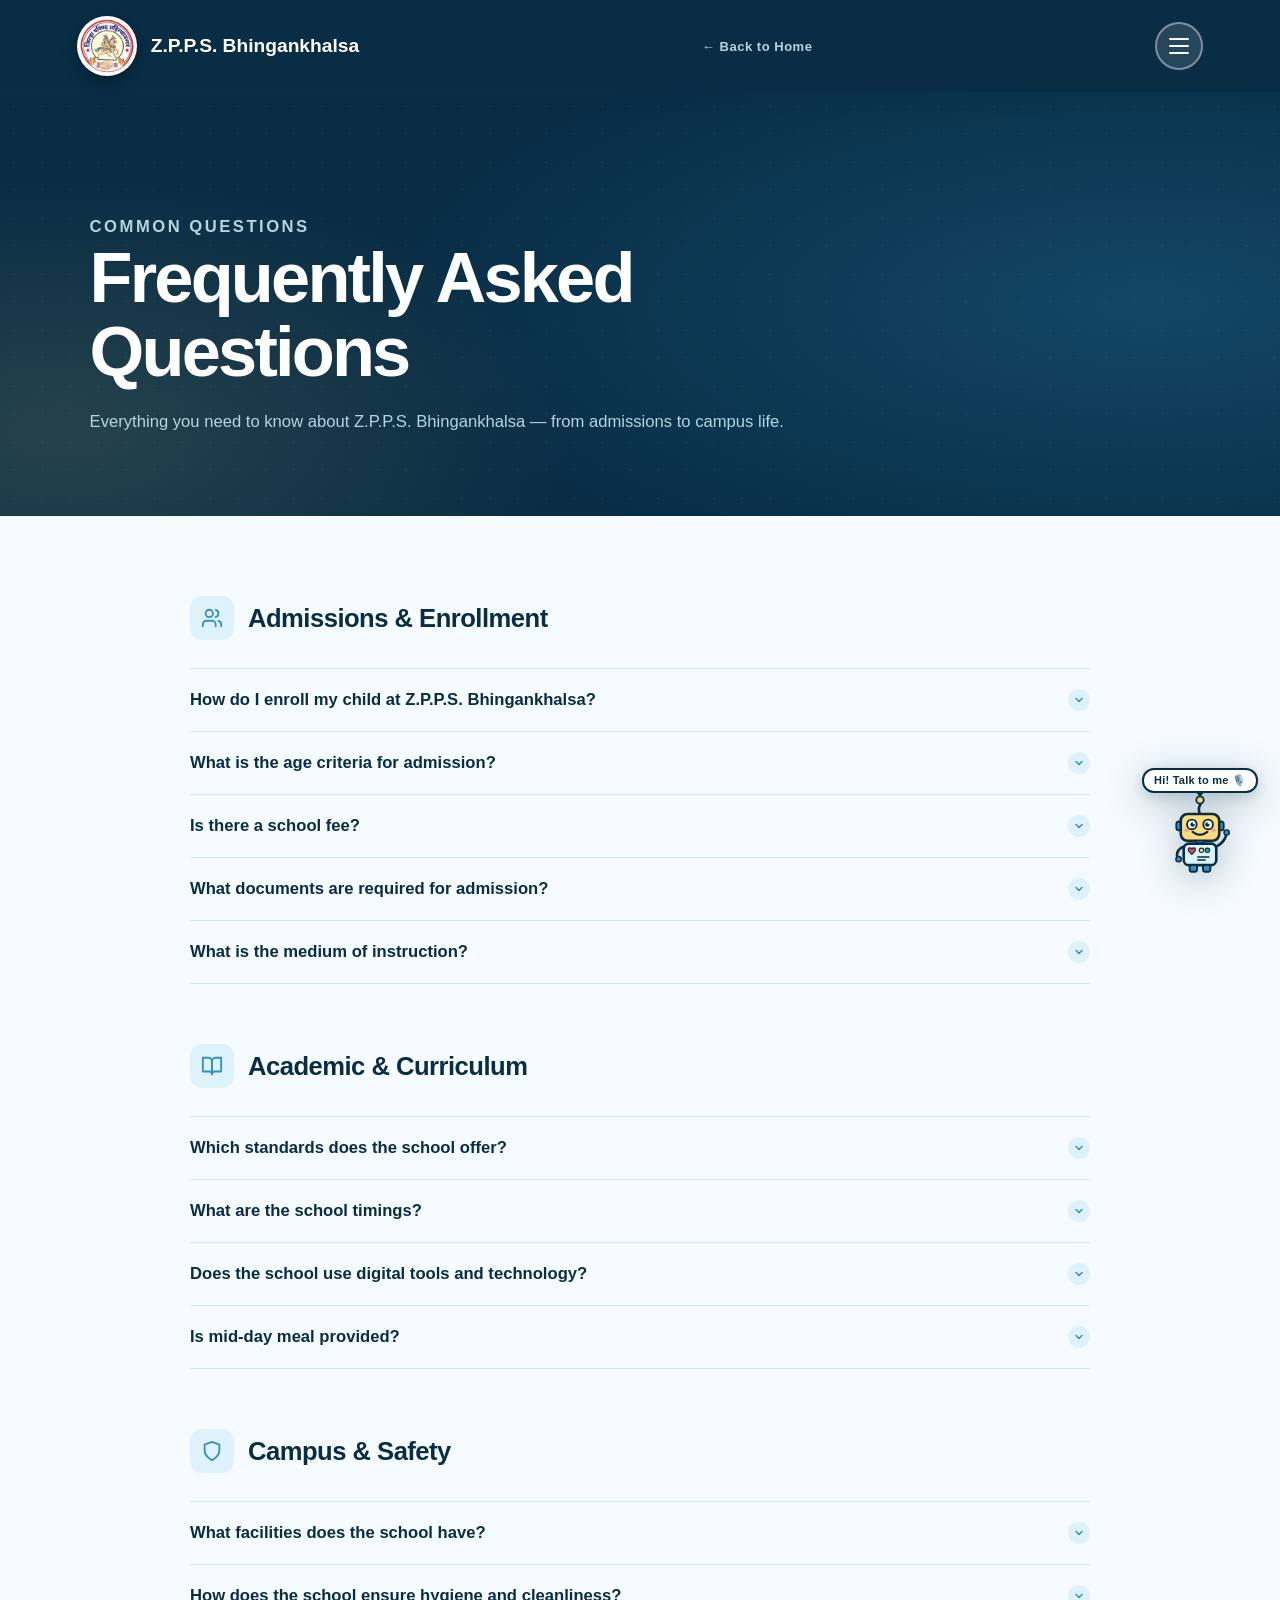
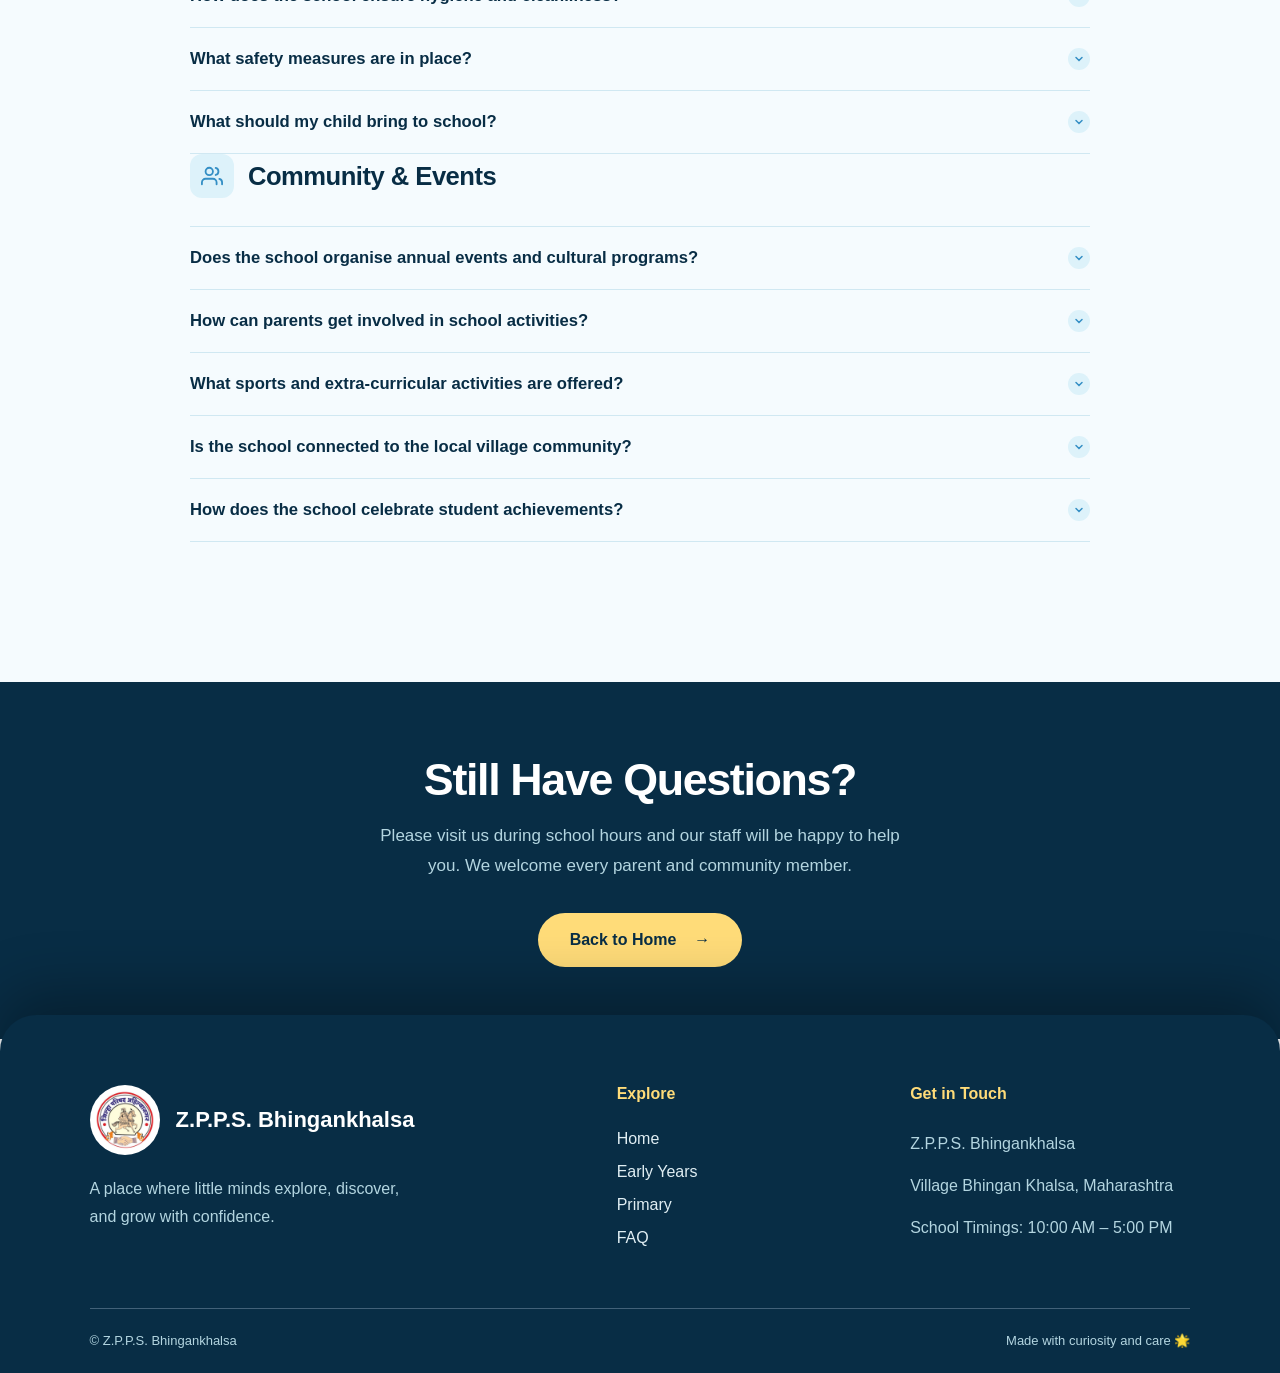
<file: zerpi-school/faq.html>
<!DOCTYPE html>
<html lang="en">

<head>
  <meta charset="UTF-8">
  <meta name="viewport" content="width=device-width, initial-scale=1">
  <meta name="description" content="Frequently Asked Questions about Z.P.P.S. Bhingankhalsa — admissions, curriculum, campus and more.">
  <title>FAQ | Z.P.P.S. Bhingankhalsa</title>
  <link rel="stylesheet" href="styles.css">
  <link rel="stylesheet" href="page-styles.css">
  <link rel="stylesheet" href="voice-bot.css">
  <script src="page-script.js" defer></script>
  <script src="voice-bot.js" defer></script>

  <style>
    /* ---- FAQ PAGE ---- */

    .faq-hero {
      position: relative;
      background: var(--school-navy, #082d45);
      color: white;
      padding: 120px 7% 80px;
      overflow: hidden;
    }

    .faq-hero-bg {
      position: absolute;
      inset: 0;
      z-index: 0;
      background:
        radial-gradient(ellipse 60% 70% at 90% 50%, rgba(52,143,197,.25), transparent),
        radial-gradient(ellipse 40% 60% at 5% 80%, rgba(255,220,121,.12), transparent);
    }

    .faq-hero-bg::after {
      content: "";
      position: absolute;
      inset: 0;
      background-image: radial-gradient(rgba(255,255,255,.05) 1.5px, transparent 1.5px);
      background-size: 28px 28px;
    }

    .faq-hero-content {
      position: relative;
      z-index: 1;
      max-width: 700px;
    }

    .faq-hero-content h1 {
      margin: 0 0 18px;
      font-size: clamp(38px, 5.5vw, 80px);
      font-weight: 800;
      line-height: 1.05;
      letter-spacing: -.04em;
    }

    .faq-hero-content p {
      font-size: clamp(15px, 1.3vw, 19px);
      line-height: 1.75;
      color: #b3d5e0;
      margin: 0;
    }

    /* ---- FAQ SECTION ---- */

    .faq-section {
      background: #f5fbfe;
      padding: 80px 7%;
      color: var(--school-navy, #082d45);
    }

    .faq-container {
      max-width: 900px;
      margin: 0 auto;
    }

    .faq-category {
      margin-bottom: 60px;
    }

    .faq-category-title {
      display: flex;
      align-items: center;
      gap: 14px;
      margin: 0 0 28px;
      font-size: clamp(20px, 2vw, 28px);
      font-weight: 800;
      color: var(--school-navy, #082d45);
      letter-spacing: -.02em;
    }

    .faq-category-icon {
      width: 44px;
      height: 44px;
      border-radius: 12px;
      background: var(--school-sky, #ddf2fa);
      display: grid;
      place-items: center;
      color: var(--school-blue, #348fc5);
      flex-shrink: 0;
    }

    /* Accordion */
    .faq-item {
      border-bottom: 1px solid #d0e8f2;
    }

    .faq-item:first-of-type {
      border-top: 1px solid #d0e8f2;
    }

    .faq-question {
      display: flex;
      justify-content: space-between;
      align-items: center;
      width: 100%;
      padding: 20px 0;
      background: none;
      border: none;
      text-align: left;
      cursor: pointer;
      font-family: inherit;
      font-size: clamp(15px, 1.3vw, 17px);
      font-weight: 700;
      color: var(--school-navy, #082d45);
      gap: 16px;
      transition: color .2s;
    }

    .faq-question:hover {
      color: var(--school-blue, #348fc5);
    }

    .faq-chevron {
      flex-shrink: 0;
      width: 22px;
      height: 22px;
      border-radius: 50%;
      background: var(--school-sky, #ddf2fa);
      display: grid;
      place-items: center;
      transition: transform .3s, background .2s;
      color: var(--school-blue, #348fc5);
    }

    .faq-item.is-open .faq-chevron {
      transform: rotate(180deg);
      background: var(--school-blue, #348fc5);
      color: white;
    }

    .faq-answer {
      overflow: hidden;
      max-height: 0;
      transition: max-height .35s cubic-bezier(.4,0,.2,1);
    }

    .faq-item.is-open .faq-answer {
      max-height: 400px;
    }

    .faq-answer-inner {
      padding: 0 0 20px;
      font-size: clamp(14px, 1.1vw, 16px);
      line-height: 1.8;
      color: #385a70;
    }

    .faq-answer-inner strong {
      color: var(--school-navy, #082d45);
    }

    /* ---- CLOSING ---- */

    .faq-closing {
      background: var(--school-navy, #082d45);
      color: white;
      text-align: center;
      padding: 72px 24px;
    }

    .faq-closing h2 {
      margin: 0 0 16px;
      font-size: clamp(26px, 3.5vw, 48px);
      font-weight: 800;
      letter-spacing: -.03em;
    }

    .faq-closing p {
      max-width: 520px;
      margin: 0 auto 32px;
      font-size: 17px;
      line-height: 1.75;
      color: #b3d5e0;
    }

    .faq-closing .closing-button {
      background: var(--school-yellow, #ffdc79);
      color: var(--school-navy, #082d45);
    }
  </style>
</head>

<body class="inner-page">

  <!-- NAVBAR -->
  <header class="page-navbar">
    <a class="brand" href="index.html">
      <img src="assets/school-logo.png" class="brand-logo" alt="Zilla Parishad emblem" width="60" height="60">
      <span class="brand-name">Z.P.P.S. Bhingankhalsa</span>
    </a>

    <a class="page-back-link" href="index.html">
      ← Back to Home
    </a>

    <!-- HAMBURGER MENU BUTTON -->
    <button class="menu-toggle" id="menuToggle" type="button" aria-label="Open navigation menu" aria-expanded="false" aria-controls="siteMenu">
      <span class="menu-bar"></span>
      <span class="menu-bar"></span>
      <span class="menu-bar"></span>
    </button>
  </header>

  <!-- SLIDE-OUT NAVIGATION MENU -->
  <nav class="site-menu" id="siteMenu" aria-label="Site navigation">
    <div class="site-menu-inner">

      <button class="site-menu-close" id="menuClose" type="button" aria-label="Close menu">
        <svg width="18" height="18" viewBox="0 0 24 24" fill="none" stroke="currentColor" stroke-width="2.5" stroke-linecap="round" aria-hidden="true"><line x1="18" y1="6" x2="6" y2="18"/><line x1="6" y1="6" x2="18" y2="18"/></svg>
      </button>

      <p class="site-menu-school">Z.P.P.S. Bhingankhalsa</p>

      <ul class="site-menu-list">
        <li><a href="about.html" class="site-menu-link">About Our School</a></li>
        <li><a href="extra-curriculum.html" class="site-menu-link">Extra Curriculum</a></li>
        <li><a href="calendar.html" class="site-menu-link">Calendar</a></li>
        <li><a href="features.html" class="site-menu-link">Features</a></li>
        <li><a href="faq.html" class="site-menu-link">F &amp; Q</a></li>
      </ul>

      <div class="site-menu-footer">
        Z.P.P.S. Bhingankhalsa<br>
        Village Bhingan Khalsa, Maharashtra<br>
        School Timings: 10:00 AM – 5:00 PM
      </div>

    </div>
  </nav>

  <main>

    <!-- HERO -->
    <section class="faq-hero">
      <div class="faq-hero-bg" aria-hidden="true"></div>
      <div class="faq-hero-content">
        <p class="eyebrow">Common Questions</p>
        <h1>Frequently Asked Questions</h1>
        <p>Everything you need to know about Z.P.P.S. Bhingankhalsa — from admissions to campus life.</p>
      </div>
    </section>


    <!-- FAQ CONTENT -->
    <section class="faq-section">
      <div class="faq-container">

        <!-- CATEGORY 1: Admissions -->
        <div class="faq-category">
          <h2 class="faq-category-title">
            <span class="faq-category-icon">
              <svg width="22" height="22" viewBox="0 0 24 24" fill="none" stroke="currentColor" stroke-width="2" stroke-linecap="round" stroke-linejoin="round" aria-hidden="true"><path d="M16 21v-2a4 4 0 0 0-4-4H6a4 4 0 0 0-4 4v2"/><circle cx="9" cy="7" r="4"/><path d="M22 21v-2a4 4 0 0 0-3-3.87"/><path d="M16 3.13a4 4 0 0 1 0 7.75"/></svg>
            </span>
            Admissions &amp; Enrollment
          </h2>

          <div class="faq-item">
            <button class="faq-question" type="button" aria-expanded="false">
              How do I enroll my child at Z.P.P.S. Bhingankhalsa?
              <span class="faq-chevron" aria-hidden="true">
                <svg width="12" height="12" viewBox="0 0 24 24" fill="none" stroke="currentColor" stroke-width="3" stroke-linecap="round"><polyline points="6 9 12 15 18 9"/></svg>
              </span>
            </button>
            <div class="faq-answer" role="region">
              <div class="faq-answer-inner">
                Enrollment is done at the school office. Parents or guardians should visit the school during working hours (10:00 AM – 5:00 PM) with the required documents. Our staff will guide you through the admission process step by step.
              </div>
            </div>
          </div>

          <div class="faq-item">
            <button class="faq-question" type="button" aria-expanded="false">
              What is the age criteria for admission?
              <span class="faq-chevron" aria-hidden="true">
                <svg width="12" height="12" viewBox="0 0 24 24" fill="none" stroke="currentColor" stroke-width="3" stroke-linecap="round"><polyline points="6 9 12 15 18 9"/></svg>
              </span>
            </button>
            <div class="faq-answer" role="region">
              <div class="faq-answer-inner">
                <strong>Early Years (Balwadi/Pre-Primary):</strong> Children aged 3 to 5 years are welcome.<br>
                <strong>Primary (Standard 1):</strong> Children must be at least 6 years old by June 15th of the admission year.<br>
                Age certificates or birth certificates are required at the time of admission.
              </div>
            </div>
          </div>

          <div class="faq-item">
            <button class="faq-question" type="button" aria-expanded="false">
              Is there a school fee?
              <span class="faq-chevron" aria-hidden="true">
                <svg width="12" height="12" viewBox="0 0 24 24" fill="none" stroke="currentColor" stroke-width="3" stroke-linecap="round"><polyline points="6 9 12 15 18 9"/></svg>
              </span>
            </button>
            <div class="faq-answer" role="region">
              <div class="faq-answer-inner">
                As a Zilla Parishad school, education at Z.P.P.S. Bhingankhalsa is provided free of cost. There are no tuition fees. The government also provides free textbooks, mid-day meals and uniforms under various schemes.
              </div>
            </div>
          </div>

          <div class="faq-item">
            <button class="faq-question" type="button" aria-expanded="false">
              What documents are required for admission?
              <span class="faq-chevron" aria-hidden="true">
                <svg width="12" height="12" viewBox="0 0 24 24" fill="none" stroke="currentColor" stroke-width="3" stroke-linecap="round"><polyline points="6 9 12 15 18 9"/></svg>
              </span>
            </button>
            <div class="faq-answer" role="region">
              <div class="faq-answer-inner">
                Please bring the following documents:<br>
                • Birth certificate of the child<br>
                • Aadhar card of child and parent/guardian<br>
                • Caste certificate (if applicable)<br>
                • Previous school leaving certificate (for transfers)<br>
                • 2 passport-size photographs<br>
                Our school office will advise if any additional documents are needed.
              </div>
            </div>
          </div>

          <div class="faq-item">
            <button class="faq-question" type="button" aria-expanded="false">
              What is the medium of instruction?
              <span class="faq-chevron" aria-hidden="true">
                <svg width="12" height="12" viewBox="0 0 24 24" fill="none" stroke="currentColor" stroke-width="3" stroke-linecap="round"><polyline points="6 9 12 15 18 9"/></svg>
              </span>
            </button>
            <div class="faq-answer" role="region">
              <div class="faq-answer-inner">
                The primary medium of instruction at Z.P.P.S. Bhingankhalsa is <strong>Marathi</strong>. English is taught as a subject from Standard 1 onwards, and children are introduced to basic English reading and writing progressively through the primary years.
              </div>
            </div>
          </div>

        </div>


        <!-- CATEGORY 2: Academic & Curriculum -->
        <div class="faq-category">
          <h2 class="faq-category-title">
            <span class="faq-category-icon">
              <svg width="22" height="22" viewBox="0 0 24 24" fill="none" stroke="currentColor" stroke-width="2" stroke-linecap="round" stroke-linejoin="round" aria-hidden="true"><path d="M2 3h6a4 4 0 0 1 4 4v14a3 3 0 0 0-3-3H2z"/><path d="M22 3h-6a4 4 0 0 0-4 4v14a3 3 0 0 1 3-3h7z"/></svg>
            </span>
            Academic &amp; Curriculum
          </h2>

          <div class="faq-item">
            <button class="faq-question" type="button" aria-expanded="false">
              Which standards does the school offer?
              <span class="faq-chevron" aria-hidden="true">
                <svg width="12" height="12" viewBox="0 0 24 24" fill="none" stroke="currentColor" stroke-width="3" stroke-linecap="round"><polyline points="6 9 12 15 18 9"/></svg>
              </span>
            </button>
            <div class="faq-answer" role="region">
              <div class="faq-answer-inner">
                Z.P.P.S. Bhingankhalsa offers:<br>
                • <strong>Early Years / Balwadi:</strong> Pre-primary education<br>
                • <strong>Primary:</strong> Standard 1 to Standard 4<br>
                The school follows the Maharashtra State Board curriculum as prescribed by the Zilla Parishad.
              </div>
            </div>
          </div>

          <div class="faq-item">
            <button class="faq-question" type="button" aria-expanded="false">
              What are the school timings?
              <span class="faq-chevron" aria-hidden="true">
                <svg width="12" height="12" viewBox="0 0 24 24" fill="none" stroke="currentColor" stroke-width="3" stroke-linecap="round"><polyline points="6 9 12 15 18 9"/></svg>
              </span>
            </button>
            <div class="faq-answer" role="region">
              <div class="faq-answer-inner">
                School is open from <strong>10:00 AM to 5:00 PM</strong>, Monday to Saturday. The school is closed on Sundays and public holidays as per the Maharashtra government school calendar.
              </div>
            </div>
          </div>

          <div class="faq-item">
            <button class="faq-question" type="button" aria-expanded="false">
              Does the school use digital tools and technology?
              <span class="faq-chevron" aria-hidden="true">
                <svg width="12" height="12" viewBox="0 0 24 24" fill="none" stroke="currentColor" stroke-width="3" stroke-linecap="round"><polyline points="6 9 12 15 18 9"/></svg>
              </span>
            </button>
            <div class="faq-answer" role="region">
              <div class="faq-answer-inner">
                Yes! We are proud to incorporate digital learning resources in our classroom. Children have access to educational videos, digital content and smart learning tools that make lessons more engaging. Our teachers are trained to blend traditional teaching with modern approaches.
              </div>
            </div>
          </div>

          <div class="faq-item">
            <button class="faq-question" type="button" aria-expanded="false">
              Is mid-day meal provided?
              <span class="faq-chevron" aria-hidden="true">
                <svg width="12" height="12" viewBox="0 0 24 24" fill="none" stroke="currentColor" stroke-width="3" stroke-linecap="round"><polyline points="6 9 12 15 18 9"/></svg>
              </span>
            </button>
            <div class="faq-answer" role="region">
              <div class="faq-answer-inner">
                Yes, the school provides a nutritious mid-day meal to all students free of charge under the Government of Maharashtra's Mid-Day Meal Scheme. The meal is freshly prepared and includes rice, dal, vegetables and seasonal items, ensuring every child receives proper nourishment during the school day.
              </div>
            </div>
          </div>

        </div>


        <!-- CATEGORY 3: Campus & Safety -->
        <div class="faq-category">
          <h2 class="faq-category-title">
            <span class="faq-category-icon">
              <svg width="22" height="22" viewBox="0 0 24 24" fill="none" stroke="currentColor" stroke-width="2" stroke-linecap="round" stroke-linejoin="round" aria-hidden="true"><path d="M12 22s8-4 8-10V5l-8-3-8 3v7c0 6 8 10 8 10z"/></svg>
            </span>
            Campus &amp; Safety
          </h2>

          <div class="faq-item">
            <button class="faq-question" type="button" aria-expanded="false">
              What facilities does the school have?
              <span class="faq-chevron" aria-hidden="true">
                <svg width="12" height="12" viewBox="0 0 24 24" fill="none" stroke="currentColor" stroke-width="3" stroke-linecap="round"><polyline points="6 9 12 15 18 9"/></svg>
              </span>
            </button>
            <div class="faq-answer" role="region">
              <div class="faq-answer-inner">
                Our campus includes bright and welcoming classrooms, a dedicated playground for sports and physical activity, a school garden where children grow vegetables, a library corner, clean drinking water facilities, and separate washrooms for boys and girls. We are continuously improving our facilities for our students.
              </div>
            </div>
          </div>

          <div class="faq-item">
            <button class="faq-question" type="button" aria-expanded="false">
              How does the school ensure hygiene and cleanliness?
              <span class="faq-chevron" aria-hidden="true">
                <svg width="12" height="12" viewBox="0 0 24 24" fill="none" stroke="currentColor" stroke-width="3" stroke-linecap="round"><polyline points="6 9 12 15 18 9"/></svg>
              </span>
            </button>
            <div class="faq-answer" role="region">
              <div class="faq-answer-inner">
                Hygiene is a priority at our school. Classrooms and washrooms are cleaned daily. Students are taught personal hygiene — handwashing, dental hygiene and cleanliness — as part of their daily routine. Regular health check-ups are conducted, and we work with our community to maintain a clean and healthy school environment.
              </div>
            </div>
          </div>

          <div class="faq-item">
            <button class="faq-question" type="button" aria-expanded="false">
              What safety measures are in place?
              <span class="faq-chevron" aria-hidden="true">
                <svg width="12" height="12" viewBox="0 0 24 24" fill="none" stroke="currentColor" stroke-width="3" stroke-linecap="round"><polyline points="6 9 12 15 18 9"/></svg>
              </span>
            </button>
            <div class="faq-answer" role="region">
              <div class="faq-answer-inner">
                The safety of every child is our highest priority. Our school has a secure campus, and children are only released to authorised parents or guardians. Teachers are trained in child safety protocols. We have a strict no-stranger policy, and all visitors must be verified before entering the school premises.
              </div>
            </div>
          </div>

          <div class="faq-item">
            <button class="faq-question" type="button" aria-expanded="false">
              What should my child bring to school?
              <span class="faq-chevron" aria-hidden="true">
                <svg width="12" height="12" viewBox="0 0 24 24" fill="none" stroke="currentColor" stroke-width="3" stroke-linecap="round"><polyline points="6 9 12 15 18 9"/></svg>
              </span>
            </button>
            <div class="faq-answer" role="region">
              <div class="faq-answer-inner">
                Children should come to school in their uniform, clean and ready to learn. Please pack:<br>
                • A water bottle with fresh drinking water<br>
                • Stationery (pencil, eraser, ruler)<br>
                • School bag with books for that day<br>
                • Any materials requested by the teacher for specific activities<br>
                Heavy bags are discouraged — we encourage children to bring only what is needed for the day.
              </div>
            </div>
          </div>


        <!-- CATEGORY 4: Community & Events -->
        <div class="faq-category">
          <h2 class="faq-category-title">
            <span class="faq-category-icon">
              <svg width="22" height="22" viewBox="0 0 24 24" fill="none" stroke="currentColor" stroke-width="2" stroke-linecap="round" stroke-linejoin="round" aria-hidden="true"><path d="M17 21v-2a4 4 0 0 0-4-4H5a4 4 0 0 0-4 4v2"/><circle cx="9" cy="7" r="4"/><path d="M23 21v-2a4 4 0 0 0-3-3.87"/><path d="M16 3.13a4 4 0 0 1 0 7.75"/></svg>
            </span>
            Community &amp; Events
          </h2>

          <div class="faq-item">
            <button class="faq-question" type="button" aria-expanded="false">
              Does the school organise annual events and cultural programs?
              <span class="faq-chevron" aria-hidden="true">
                <svg width="12" height="12" viewBox="0 0 24 24" fill="none" stroke="currentColor" stroke-width="3" stroke-linecap="round"><polyline points="6 9 12 15 18 9"/></svg>
              </span>
            </button>
            <div class="faq-answer" role="region">
              <div class="faq-answer-inner">
                Yes! Our <strong>Annual Gathering (स्नेहसंमेलन)</strong> is a highlight of the school year. Students perform dance, singing, Lezim, drama, and sports events. We also celebrate <strong>Republic Day, Independence Day, Shivaji Maharaj Jayanti, Maharashtra Din</strong>, and other important national and cultural occasions with enthusiasm and community pride.
              </div>
            </div>
          </div>

          <div class="faq-item">
            <button class="faq-question" type="button" aria-expanded="false">
              How can parents get involved in school activities?
              <span class="faq-chevron" aria-hidden="true">
                <svg width="12" height="12" viewBox="0 0 24 24" fill="none" stroke="currentColor" stroke-width="3" stroke-linecap="round"><polyline points="6 9 12 15 18 9"/></svg>
              </span>
            </button>
            <div class="faq-answer" role="region">
              <div class="faq-answer-inner">
                We warmly welcome parent involvement! Parents can participate in <strong>School Management Committee (SMC)</strong> meetings, volunteer for events, and contribute to plantation drives and cleanliness campaigns. Regular parent-teacher meetings keep families connected with their child's progress and school life.
              </div>
            </div>
          </div>

          <div class="faq-item">
            <button class="faq-question" type="button" aria-expanded="false">
              What sports and extra-curricular activities are offered?
              <span class="faq-chevron" aria-hidden="true">
                <svg width="12" height="12" viewBox="0 0 24 24" fill="none" stroke="currentColor" stroke-width="3" stroke-linecap="round"><polyline points="6 9 12 15 18 9"/></svg>
              </span>
            </button>
            <div class="faq-answer" role="region">
              <div class="faq-answer-inner">
                Our students thrive beyond the classroom! We offer <strong>sports</strong> (Kabaddi, Kho-Kho, athletics), <strong>singing and music</strong> (morning assembly, patriotic songs), <strong>folk dance and Lezim</strong>, <strong>art and craft-making</strong>, <strong>eco-gardening</strong>, self-directed <strong>reading and digital learning</strong>, and compassionate community values. These are not extra — they are the heart of our school.
              </div>
            </div>
          </div>

          <div class="faq-item">
            <button class="faq-question" type="button" aria-expanded="false">
              Is the school connected to the local village community?
              <span class="faq-chevron" aria-hidden="true">
                <svg width="12" height="12" viewBox="0 0 24 24" fill="none" stroke="currentColor" stroke-width="3" stroke-linecap="round"><polyline points="6 9 12 15 18 9"/></svg>
              </span>
            </button>
            <div class="faq-answer" role="region">
              <div class="faq-answer-inner">
                Absolutely. Z.P.P.S. Bhingankhalsa is deeply rooted in the Bhingan Khalsa village community. Our school events — especially the Annual Gathering — bring together the entire village. We conduct tree plantation drives, cleanliness campaigns, and awareness programs that connect our school to our community's wellbeing.
              </div>
            </div>
          </div>

          <div class="faq-item">
            <button class="faq-question" type="button" aria-expanded="false">
              How does the school celebrate student achievements?
              <span class="faq-chevron" aria-hidden="true">
                <svg width="12" height="12" viewBox="0 0 24 24" fill="none" stroke="currentColor" stroke-width="3" stroke-linecap="round"><polyline points="6 9 12 15 18 9"/></svg>
              </span>
            </button>
            <div class="faq-answer" role="region">
              <div class="faq-answer-inner">
                Every child's achievement matters here! We celebrate through <strong>merit recognition in morning assembly</strong>, performance opportunities at school events, and showcasing student artwork and projects on our school notice board. We believe every child has a unique talent worth celebrating — whether in sports, singing, academics, gardening, or kindness.
              </div>
            </div>
          </div>

        </div>

      </div>
    </section>


    <!-- CLOSING -->
    <section class="faq-closing">
      <h2>Still Have Questions?</h2>
      <p>
        Please visit us during school hours and our staff will be happy to help you.
        We welcome every parent and community member.
      </p>
      <a href="index.html" class="closing-button">
        Back to Home <span aria-hidden="true">→</span>
      </a>
    </section>

  </main>


  <!-- FOOTER -->
  <footer class="school-footer" id="contact">

    <div class="footer-container">

      <div class="footer-brand">
        <div class="footer-brand-header">
          <img src="assets/school-logo.png" alt="Zilla Parishad logo" class="footer-logo">
          <h3>Z.P.P.S. Bhingankhalsa</h3>
        </div>
        <p>A place where little minds explore, discover, and grow with confidence.</p>
      </div>

      <nav class="footer-links" aria-label="Footer navigation">
        <h4>Explore</h4>
        <a href="index.html">Home</a>
        <a href="early-years.html">Early Years</a>
        <a href="primary.html">Primary</a>
        <a href="faq.html">FAQ</a>
      </nav>

      <div class="footer-contact">
        <h4>Get in Touch</h4>
        <p>Z.P.P.S. Bhingankhalsa</p>
        <p>Village Bhingan Khalsa, Maharashtra</p>
        <p>School Timings: 10:00 AM – 5:00 PM</p>
      </div>

    </div>

    <div class="footer-bottom">
      <p>© Z.P.P.S. Bhingankhalsa</p>
      <p>Made with curiosity and care 🌟</p>
    </div>

  </footer>

  <script>
    // FAQ Accordion
    document.querySelectorAll('.faq-question').forEach(function(btn) {
      btn.addEventListener('click', function() {
        var item = btn.closest('.faq-item');
        var isOpen = item.classList.contains('is-open');

        // Close all
        document.querySelectorAll('.faq-item.is-open').forEach(function(openItem) {
          openItem.classList.remove('is-open');
          openItem.querySelector('.faq-question').setAttribute('aria-expanded', 'false');
        });

        // Open clicked if it was closed
        if (!isOpen) {
          item.classList.add('is-open');
          btn.setAttribute('aria-expanded', 'true');
        }
      });
    });
  </script>

</body>

</html>
</file>
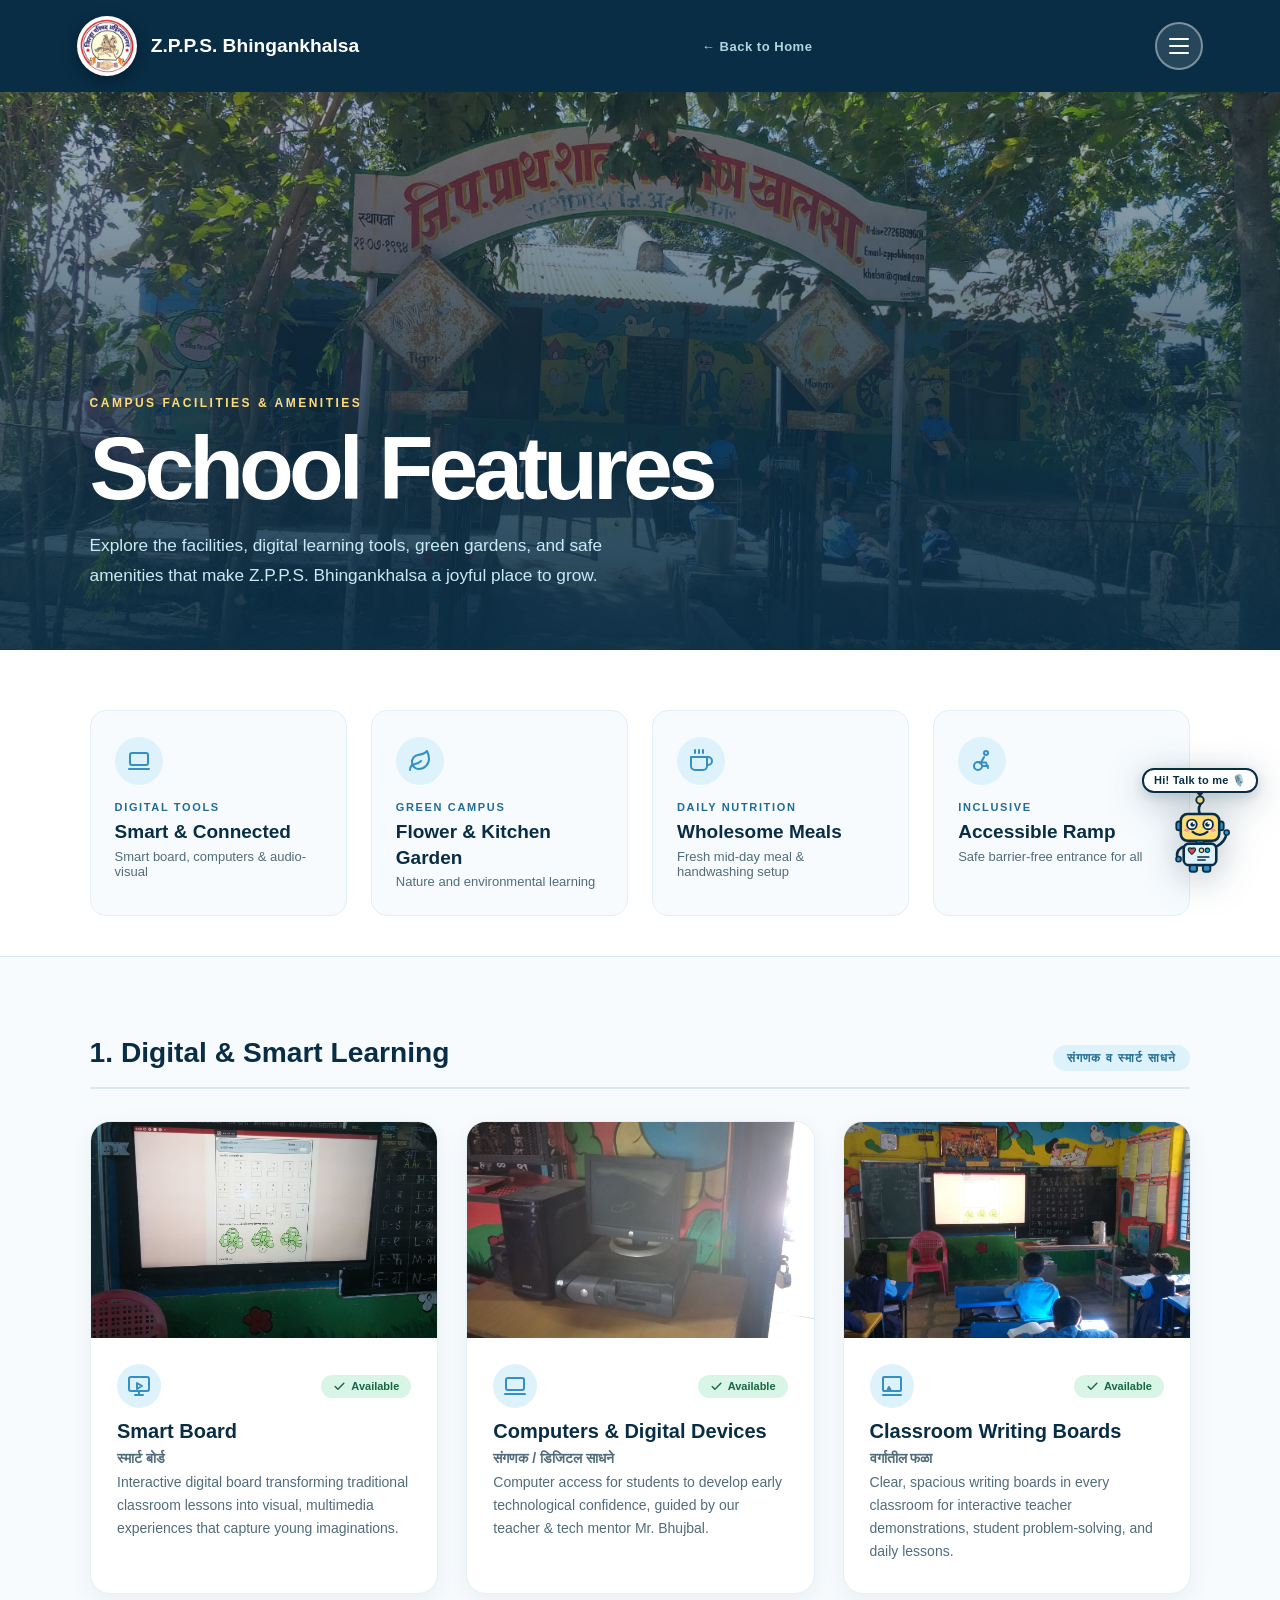
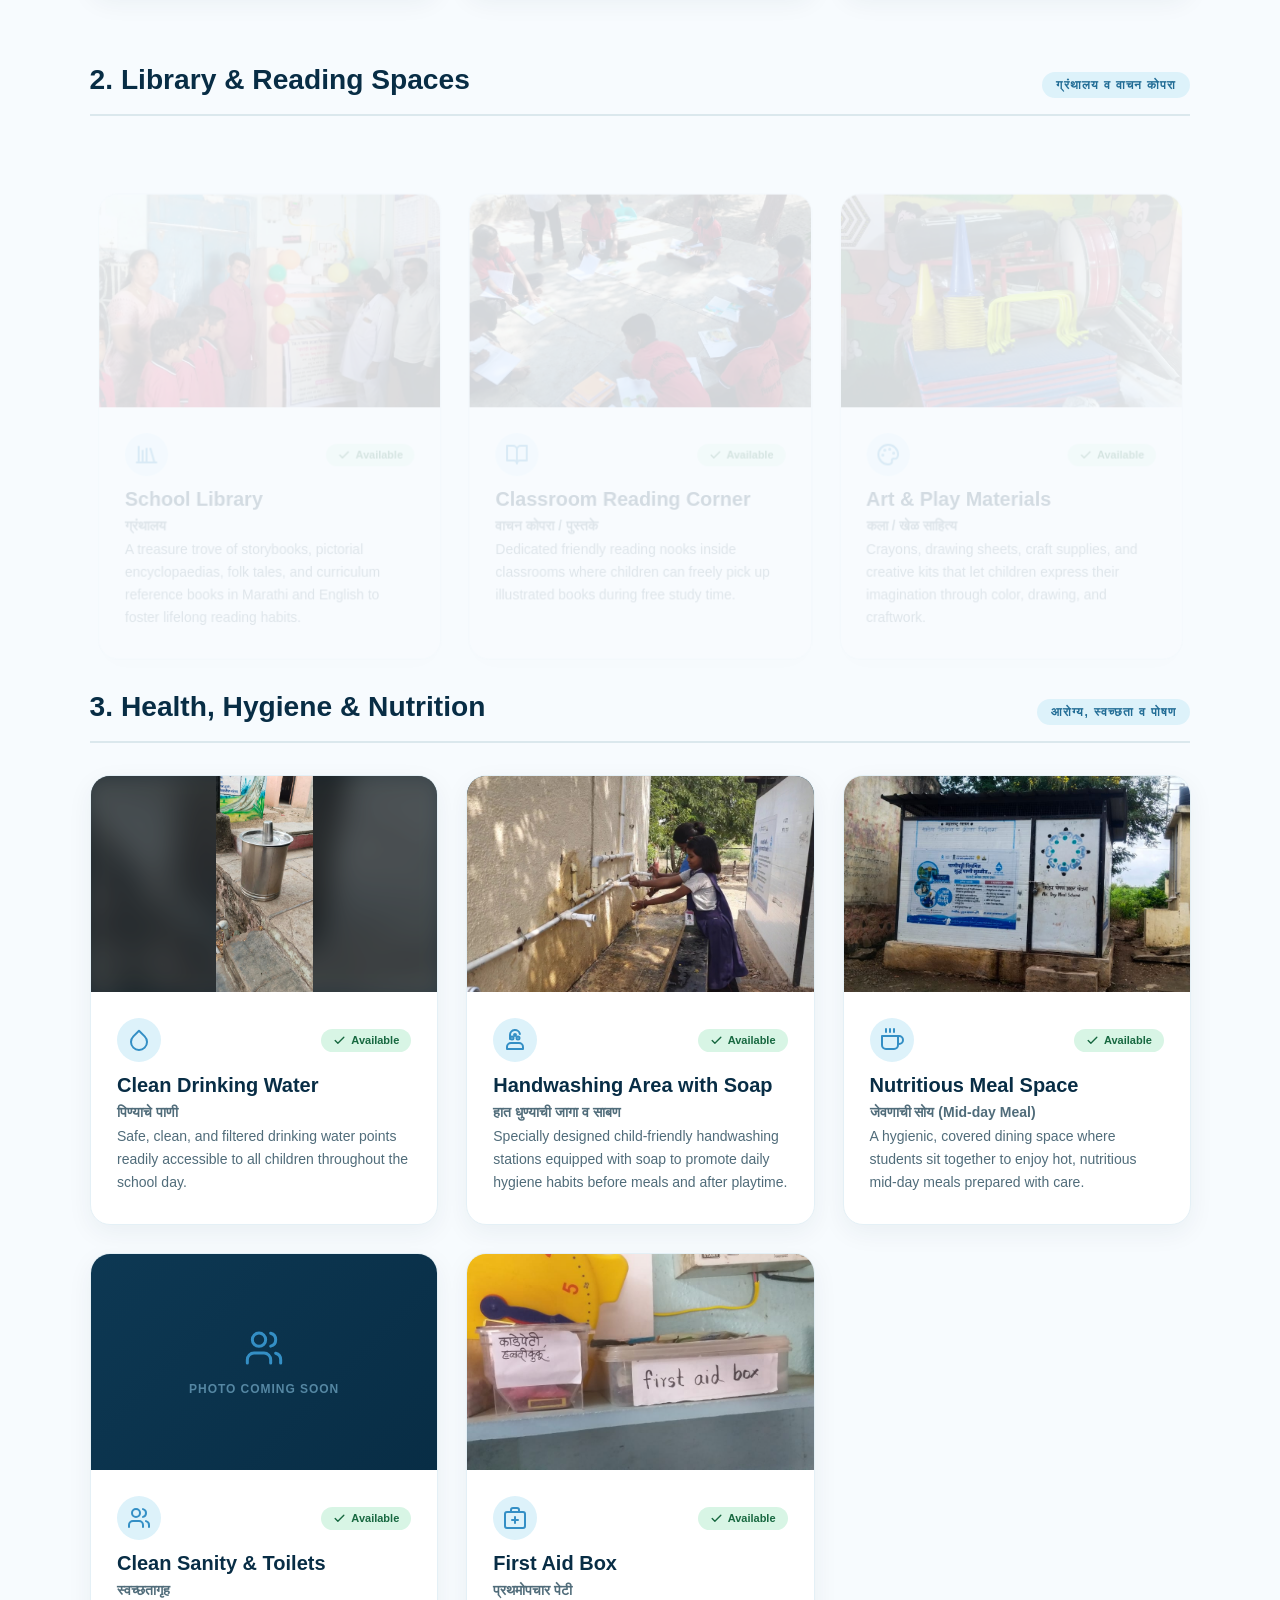
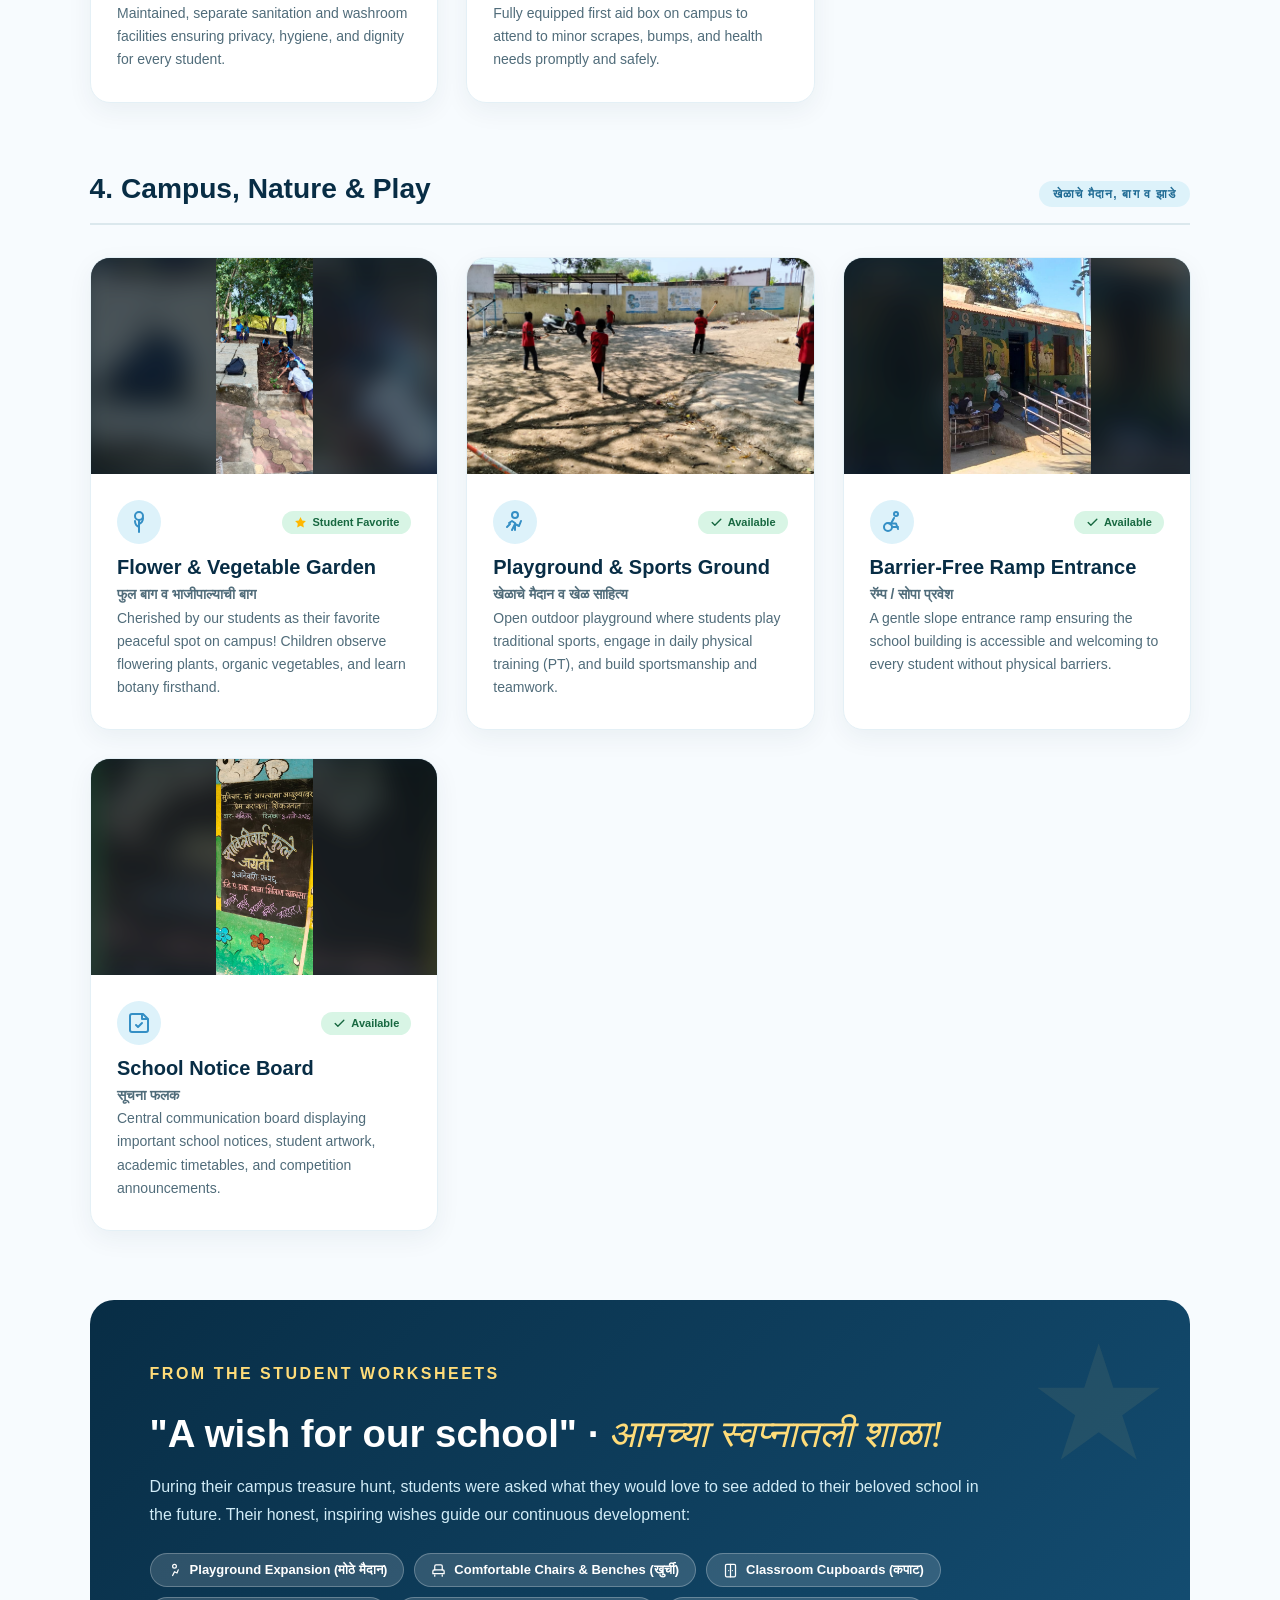
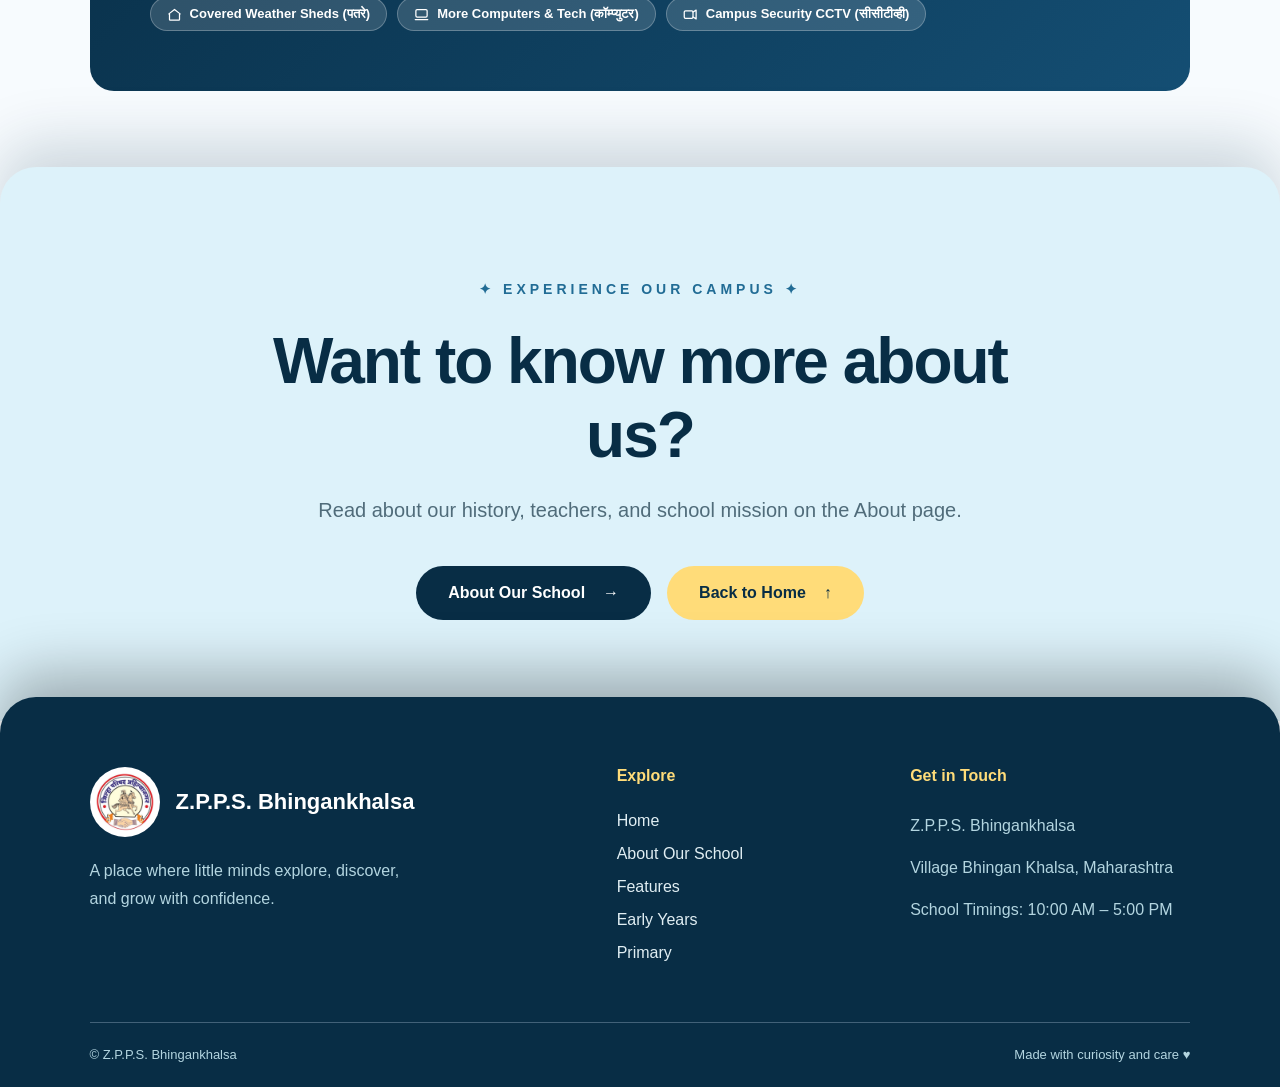
<file: zerpi-school/features.html>
<!DOCTYPE html>
<html lang="en">

<head>
  <meta charset="UTF-8">
  <meta name="viewport" content="width=device-width, initial-scale=1">
  <meta name="description" content="Campus facilities and features at Z.P.P.S. Bhingankhalsa — smart board, library, playground, gardens, and clean amenities.">
  <title>Features &amp; Facilities | Z.P.P.S. Bhingankhalsa</title>
  <link rel="stylesheet" href="styles.css">
  <link rel="stylesheet" href="page-styles.css">
  <link rel="stylesheet" href="voice-bot.css">
  <script src="page-script.js" defer></script>
  <script src="voice-bot.js" defer></script>
</head>

<body class="inner-page">

  <!-- NAVBAR -->
  <header class="page-navbar">
    <a class="brand" href="index.html">
      <img src="assets/school-logo.png" class="brand-logo" alt="Zilla Parishad emblem" width="60" height="60">
      <span class="brand-name">Z.P.P.S. Bhingankhalsa</span>
    </a>

    <a class="page-back-link" href="index.html">
      ← Back to Home
    </a>

    <!-- HAMBURGER MENU BUTTON -->
    <button class="menu-toggle" id="menuToggle" type="button" aria-label="Open navigation menu" aria-expanded="false" aria-controls="siteMenu">
      <span class="menu-bar"></span>
      <span class="menu-bar"></span>
      <span class="menu-bar"></span>
    </button>
  </header>

  <!-- SLIDE-OUT NAVIGATION MENU -->
  <nav class="site-menu" id="siteMenu" aria-label="Site navigation">
    <div class="site-menu-inner">

      <button class="site-menu-close" id="menuClose" type="button" aria-label="Close menu">✕</button>

      <p class="site-menu-school">Z.P.P.S. Bhingankhalsa</p>

      <ul class="site-menu-list">
        <li><a href="about.html" class="site-menu-link">About Our School</a></li>
        <li><a href="extra-curriculum.html" class="site-menu-link">Extra Curriculum</a></li>
        <li><a href="calendar.html" class="site-menu-link">Calendar</a></li>
        <li><a href="features.html" class="site-menu-link">Features</a></li>
        <li><a href="faq.html" class="site-menu-link">F &amp; Q</a></li>
      </ul>

    </div>
  </nav>

  <main>

    <!-- PAGE HERO -->
    <section class="inner-hero" style="background-image: url('assets/real.jpg');">
      <div class="inner-hero-shade"></div>
      <div class="inner-hero-content">
        <p class="eyebrow">Campus Facilities &amp; Amenities</p>
        <h1>School Features</h1>
        <p class="inner-hero-sub">
          Explore the facilities, digital learning tools, green gardens,
          and safe amenities that make Z.P.P.S. Bhingankhalsa a joyful place to grow.
        </p>
      </div>
    </section>


    <!-- INTRO BANNER -->
    <section class="facts-section">
      <div class="facts-grid">

        <div class="fact-card">
          <div class="fact-icon">
            <svg width="24" height="24" viewBox="0 0 24 24" fill="none" stroke="currentColor" stroke-width="2" stroke-linecap="round" stroke-linejoin="round" aria-hidden="true"><rect width="18" height="12" x="3" y="4" rx="2"/><line x1="2" x2="22" y1="20" y2="20"/></svg>
          </div>
          <div class="fact-label">Digital Tools</div>
          <p class="fact-value">Smart &amp; Connected</p>
          <p class="fact-sub">Smart board, computers &amp; audio-visual</p>
        </div>

        <div class="fact-card">
          <div class="fact-icon">
            <svg width="24" height="24" viewBox="0 0 24 24" fill="none" stroke="currentColor" stroke-width="2" stroke-linecap="round" stroke-linejoin="round" aria-hidden="true"><path d="M11 20A7 7 0 0 1 9.8 6.1C15.5 5 17 4.48 19 2c1 2 2 4.18 2 8 0 5.5-4.78 10-10 10Z"/><path d="M2 21c0-3 1.85-5.36 5.08-6C9.5 14.52 12 13 13 12"/></svg>
          </div>
          <div class="fact-label">Green Campus</div>
          <p class="fact-value">Flower &amp; Kitchen Garden</p>
          <p class="fact-sub">Nature and environmental learning</p>
        </div>

        <div class="fact-card">
          <div class="fact-icon">
            <svg width="24" height="24" viewBox="0 0 24 24" fill="none" stroke="currentColor" stroke-width="2" stroke-linecap="round" stroke-linejoin="round" aria-hidden="true"><path d="M18 8h1a4 4 0 0 1 0 8h-1"/><path d="M2 8h16v9a4 4 0 0 1-4 4H6a4 4 0 0 1-4-4V8z"/><line x1="6" x2="6" y1="1" y2="4"/><line x1="10" x2="10" y1="1" y2="4"/><line x1="14" x2="14" y1="1" y2="4"/></svg>
          </div>
          <div class="fact-label">Daily Nutrition</div>
          <p class="fact-value">Wholesome Meals</p>
          <p class="fact-sub">Fresh mid-day meal &amp; handwashing setup</p>
        </div>

        <div class="fact-card">
          <div class="fact-icon">
            <svg width="24" height="24" viewBox="0 0 24 24" fill="none" stroke="currentColor" stroke-width="2" stroke-linecap="round" stroke-linejoin="round" aria-hidden="true"><circle cx="16" cy="4" r="2"/><path d="m14 8-3.5 6.5"/><path d="M9 13.5h7l2 5.5"/><circle cx="8" cy="17" r="4"/><path d="M12 17h6"/></svg>
          </div>
          <div class="fact-label">Inclusive</div>
          <p class="fact-value">Accessible Ramp</p>
          <p class="fact-sub">Safe barrier-free entrance for all</p>
        </div>

      </div>
    </section>


    <!-- MAIN FEATURES LISTING -->
    <div class="features-container">

      <!-- CATEGORY 1: SMART & DIGITAL LEARNING -->
      <section class="feature-category" aria-labelledby="cat-digital">
        <div class="category-header">
          <h3 id="cat-digital">1. Digital &amp; Smart Learning</h3>
          <span class="category-badge">संगणक व स्मार्ट साधने</span>
        </div>

        <div class="features-grid">

          <article class="feature-card">
            <div class="feature-card-media">
              <img src="assets/smart board.png" alt="Interactive Smart Board in classroom" loading="lazy">
            </div>
            <div class="feature-card-body">
              <div class="feature-card-top">
                <div class="feature-icon-circle">
                  <svg width="22" height="22" viewBox="0 0 24 24" fill="none" stroke="currentColor" stroke-width="2" stroke-linecap="round" stroke-linejoin="round" aria-hidden="true"><rect width="20" height="14" x="2" y="3" rx="2"/><path d="m10 9 5 3-5 3V9z"/><path d="M12 17v4"/><path d="M8 21h8"/></svg>
                </div>
                <span class="feature-status-pill">
                  <svg class="check-icon" width="13" height="13" viewBox="0 0 24 24" fill="none" stroke="currentColor" stroke-width="2.5" stroke-linecap="round" stroke-linejoin="round" aria-hidden="true"><polyline points="20 6 9 17 4 12"/></svg>
                  Available
                </span>
              </div>
              <h4>Smart Board</h4>
              <p class="feature-marathi-tag">स्मार्ट बोर्ड</p>
              <p>
                Interactive digital board transforming traditional classroom lessons into visual,
                multimedia experiences that capture young imaginations.
              </p>
            </div>
          </article>

          <article class="feature-card">
            <div class="feature-card-media">
              <img src="assets/computer.png" alt="Computers and digital learning devices" loading="lazy">
            </div>
            <div class="feature-card-body">
              <div class="feature-card-top">
                <div class="feature-icon-circle">
                  <svg width="22" height="22" viewBox="0 0 24 24" fill="none" stroke="currentColor" stroke-width="2" stroke-linecap="round" stroke-linejoin="round" aria-hidden="true"><rect width="18" height="12" x="3" y="4" rx="2"/><line x1="2" x2="22" y1="20" y2="20"/></svg>
                </div>
                <span class="feature-status-pill">
                  <svg class="check-icon" width="13" height="13" viewBox="0 0 24 24" fill="none" stroke="currentColor" stroke-width="2.5" stroke-linecap="round" stroke-linejoin="round" aria-hidden="true"><polyline points="20 6 9 17 4 12"/></svg>
                  Available
                </span>
              </div>
              <h4>Computers &amp; Digital Devices</h4>
              <p class="feature-marathi-tag">संगणक / डिजिटल साधने</p>
              <p>
                Computer access for students to develop early technological confidence,
                guided by our teacher &amp; tech mentor Mr. Bhujbal.
              </p>
            </div>
          </article>

          <article class="feature-card">
            <div class="feature-card-media">
              <img src="assets/classroom.png" alt="Classroom writing boards and teaching aids" loading="lazy">
            </div>
            <div class="feature-card-body">
              <div class="feature-card-top">
                <div class="feature-icon-circle">
                  <svg width="22" height="22" viewBox="0 0 24 24" fill="none" stroke="currentColor" stroke-width="2" stroke-linecap="round" stroke-linejoin="round" aria-hidden="true"><rect width="18" height="14" x="3" y="3" rx="1"/><path d="m7 17 2-4 2 4"/><path d="M14 17h3"/><path d="M3 21h18"/></svg>
                </div>
                <span class="feature-status-pill">
                  <svg class="check-icon" width="13" height="13" viewBox="0 0 24 24" fill="none" stroke="currentColor" stroke-width="2.5" stroke-linecap="round" stroke-linejoin="round" aria-hidden="true"><polyline points="20 6 9 17 4 12"/></svg>
                  Available
                </span>
              </div>
              <h4>Classroom Writing Boards</h4>
              <p class="feature-marathi-tag">वर्गातील फळा</p>
              <p>
                Clear, spacious writing boards in every classroom for interactive teacher demonstrations,
                student problem-solving, and daily lessons.
              </p>
            </div>
          </article>

        </div>
      </section>


      <!-- CATEGORY 2: BOOKS & LIBRARY -->
      <section class="feature-category" aria-labelledby="cat-library">
        <div class="category-header">
          <h3 id="cat-library">2. Library &amp; Reading Spaces</h3>
          <span class="category-badge">ग्रंथालय व वाचन कोपरा</span>
        </div>

        <div class="features-grid">

          <article class="feature-card">
            <div class="feature-card-media">
              <img src="assets/library.png" alt="Z.P.P.S. Bhingankhalsa School Library" loading="lazy">
            </div>
            <div class="feature-card-body">
              <div class="feature-card-top">
                <div class="feature-icon-circle">
                  <svg width="22" height="22" viewBox="0 0 24 24" fill="none" stroke="currentColor" stroke-width="2" stroke-linecap="round" stroke-linejoin="round" aria-hidden="true"><path d="m16 6 4 14"/><path d="M12 6v14"/><path d="M8 8v12"/><path d="M4 4v16"/><path d="M2 20h20"/></svg>
                </div>
                <span class="feature-status-pill">
                  <svg class="check-icon" width="13" height="13" viewBox="0 0 24 24" fill="none" stroke="currentColor" stroke-width="2.5" stroke-linecap="round" stroke-linejoin="round" aria-hidden="true"><polyline points="20 6 9 17 4 12"/></svg>
                  Available
                </span>
              </div>
              <h4>School Library</h4>
              <p class="feature-marathi-tag">ग्रंथालय</p>
              <p>
                A treasure trove of storybooks, pictorial encyclopaedias, folk tales, and curriculum
                reference books in Marathi and English to foster lifelong reading habits.
              </p>
            </div>
          </article>

          <article class="feature-card">
            <div class="feature-card-media">
              <img src="assets/reading corner.png" alt="Classroom reading corner books" loading="lazy">
            </div>
            <div class="feature-card-body">
              <div class="feature-card-top">
                <div class="feature-icon-circle">
                  <svg width="22" height="22" viewBox="0 0 24 24" fill="none" stroke="currentColor" stroke-width="2" stroke-linecap="round" stroke-linejoin="round" aria-hidden="true"><path d="M2 3h6a4 4 0 0 1 4 4v14a3 3 0 0 0-3-3H2z"/><path d="M22 3h-6a4 4 0 0 0-4 4v14a3 3 0 0 1 3-3h7z"/></svg>
                </div>
                <span class="feature-status-pill">
                  <svg class="check-icon" width="13" height="13" viewBox="0 0 24 24" fill="none" stroke="currentColor" stroke-width="2.5" stroke-linecap="round" stroke-linejoin="round" aria-hidden="true"><polyline points="20 6 9 17 4 12"/></svg>
                  Available
                </span>
              </div>
              <h4>Classroom Reading Corner</h4>
              <p class="feature-marathi-tag">वाचन कोपरा / पुस्तके</p>
              <p>
                Dedicated friendly reading nooks inside classrooms where children can freely pick up
                illustrated books during free study time.
              </p>
            </div>
          </article>

          <article class="feature-card">
            <div class="feature-card-media">
              <img src="assets/art and play.png" alt="Art, craft and play materials" loading="lazy">
            </div>
            <div class="feature-card-body">
              <div class="feature-card-top">
                <div class="feature-icon-circle">
                  <svg width="22" height="22" viewBox="0 0 24 24" fill="none" stroke="currentColor" stroke-width="2" stroke-linecap="round" stroke-linejoin="round" aria-hidden="true"><circle cx="13.5" cy="6.5" r=".5" fill="currentColor"/><circle cx="17.5" cy="10.5" r=".5" fill="currentColor"/><circle cx="8.5" cy="7.5" r=".5" fill="currentColor"/><circle cx="6.5" cy="12.5" r=".5" fill="currentColor"/><path d="M12 2C6.5 2 2 6.5 2 12s4.5 10 10 10c.9 0 1.7-.2 2.4-.6 1.1-.6 1.6-1.9 1.4-3.1-.2-1 .5-2 1.5-2.2.3 0 .6 0 .9.1 1.4.3 2.7-.4 3.2-1.7C21.8 13.5 22 12.8 22 12c0-5.5-4.5-10-10-10z"/></svg>
                </div>
                <span class="feature-status-pill">
                  <svg class="check-icon" width="13" height="13" viewBox="0 0 24 24" fill="none" stroke="currentColor" stroke-width="2.5" stroke-linecap="round" stroke-linejoin="round" aria-hidden="true"><polyline points="20 6 9 17 4 12"/></svg>
                  Available
                </span>
              </div>
              <h4>Art &amp; Play Materials</h4>
              <p class="feature-marathi-tag">कला / खेळ साहित्य</p>
              <p>
                Crayons, drawing sheets, craft supplies, and creative kits that let children express
                their imagination through color, drawing, and craftwork.
              </p>
            </div>
          </article>

        </div>
      </section>


      <!-- CATEGORY 3: HEALTH, HYGIENE & NUTRITION -->
      <section class="feature-category" aria-labelledby="cat-health">
        <div class="category-header">
          <h3 id="cat-health">3. Health, Hygiene &amp; Nutrition</h3>
          <span class="category-badge">आरोग्य, स्वच्छता व पोषण</span>
        </div>

        <div class="features-grid">

          <article class="feature-card">
            <div class="feature-card-media is-portrait">
              <img src="assets/water storage.png" class="portrait-backdrop" alt="" aria-hidden="true">
              <img src="assets/water storage.png" class="feature-img-portrait" alt="Clean drinking water storage tank" loading="lazy">
            </div>
            <div class="feature-card-body">
              <div class="feature-card-top">
                <div class="feature-icon-circle">
                  <svg width="22" height="22" viewBox="0 0 24 24" fill="none" stroke="currentColor" stroke-width="2" stroke-linecap="round" stroke-linejoin="round" aria-hidden="true"><path d="M12 2.69l5.66 5.66a8 8 0 1 1-11.31 0z"/></svg>
                </div>
                <span class="feature-status-pill">
                  <svg class="check-icon" width="13" height="13" viewBox="0 0 24 24" fill="none" stroke="currentColor" stroke-width="2.5" stroke-linecap="round" stroke-linejoin="round" aria-hidden="true"><polyline points="20 6 9 17 4 12"/></svg>
                  Available
                </span>
              </div>
              <h4>Clean Drinking Water</h4>
              <p class="feature-marathi-tag">पिण्याचे पाणी</p>
              <p>
                Safe, clean, and filtered drinking water points readily accessible to all children
                throughout the school day.
              </p>
            </div>
          </article>

          <article class="feature-card">
            <div class="feature-card-media">
              <img src="assets/handwashing.jpg" alt="Students at school handwashing station" loading="lazy">
            </div>
            <div class="feature-card-body">
              <div class="feature-card-top">
                <div class="feature-icon-circle">
                  <svg width="22" height="22" viewBox="0 0 24 24" fill="none" stroke="currentColor" stroke-width="2" stroke-linecap="round" stroke-linejoin="round" aria-hidden="true"><path d="M7 11V7a5 5 0 0 1 9.9-1"/><path d="M8 15h8a4 4 0 0 1 4 4v2H4v-2a4 4 0 0 1 4-4z"/><circle cx="12" cy="7" r="1"/><circle cx="15" cy="10" r="1.5"/><circle cx="9" cy="10" r="1.5"/></svg>
                </div>
                <span class="feature-status-pill">
                  <svg class="check-icon" width="13" height="13" viewBox="0 0 24 24" fill="none" stroke="currentColor" stroke-width="2.5" stroke-linecap="round" stroke-linejoin="round" aria-hidden="true"><polyline points="20 6 9 17 4 12"/></svg>
                  Available
                </span>
              </div>
              <h4>Handwashing Area with Soap</h4>
              <p class="feature-marathi-tag">हात धुण्याची जागा व साबण</p>
              <p>
                Specially designed child-friendly handwashing stations equipped with soap to promote
                daily hygiene habits before meals and after playtime.
              </p>
            </div>
          </article>

          <article class="feature-card">
            <div class="feature-card-media">
              <img src="assets/meal space.png" alt="Nutritious mid-day meal dining space" loading="lazy">
            </div>
            <div class="feature-card-body">
              <div class="feature-card-top">
                <div class="feature-icon-circle">
                  <svg width="22" height="22" viewBox="0 0 24 24" fill="none" stroke="currentColor" stroke-width="2" stroke-linecap="round" stroke-linejoin="round" aria-hidden="true"><path d="M18 8h1a4 4 0 0 1 0 8h-1"/><path d="M2 8h16v9a4 4 0 0 1-4 4H6a4 4 0 0 1-4-4V8z"/><line x1="6" x2="6" y1="1" y2="4"/><line x1="10" x2="10" y1="1" y2="4"/><line x1="14" x2="14" y1="1" y2="4"/></svg>
                </div>
                <span class="feature-status-pill">
                  <svg class="check-icon" width="13" height="13" viewBox="0 0 24 24" fill="none" stroke="currentColor" stroke-width="2.5" stroke-linecap="round" stroke-linejoin="round" aria-hidden="true"><polyline points="20 6 9 17 4 12"/></svg>
                  Available
                </span>
              </div>
              <h4>Nutritious Meal Space</h4>
              <p class="feature-marathi-tag">जेवणाची सोय (Mid-day Meal)</p>
              <p>
                A hygienic, covered dining space where students sit together to enjoy hot, nutritious
                mid-day meals prepared with care.
              </p>
            </div>
          </article>

          <article class="feature-card">
            <div class="feature-card-media">
              <span class="feature-placeholder-icon">
                <svg width="40" height="40" viewBox="0 0 24 24" fill="none" stroke="currentColor" stroke-width="1.8" stroke-linecap="round" stroke-linejoin="round" aria-hidden="true"><path d="M16 21v-2a4 4 0 0 0-4-4H6a4 4 0 0 0-4 4v2"/><circle cx="9" cy="7" r="4"/><path d="M22 21v-2a4 4 0 0 0-3-3.87"/><path d="M16 3.13a4 4 0 0 1 0 7.75"/></svg>
              </span>
              <span class="feature-placeholder-text">Photo Coming Soon</span>
            </div>
            <div class="feature-card-body">
              <div class="feature-card-top">
                <div class="feature-icon-circle">
                  <svg width="22" height="22" viewBox="0 0 24 24" fill="none" stroke="currentColor" stroke-width="2" stroke-linecap="round" stroke-linejoin="round" aria-hidden="true"><path d="M16 21v-2a4 4 0 0 0-4-4H6a4 4 0 0 0-4 4v2"/><circle cx="9" cy="7" r="4"/><path d="M22 21v-2a4 4 0 0 0-3-3.87"/><path d="M16 3.13a4 4 0 0 1 0 7.75"/></svg>
                </div>
                <span class="feature-status-pill">
                  <svg class="check-icon" width="13" height="13" viewBox="0 0 24 24" fill="none" stroke="currentColor" stroke-width="2.5" stroke-linecap="round" stroke-linejoin="round" aria-hidden="true"><polyline points="20 6 9 17 4 12"/></svg>
                  Available
                </span>
              </div>
              <h4>Clean Sanity &amp; Toilets</h4>
              <p class="feature-marathi-tag">स्वच्छतागृह</p>
              <p>
                Maintained, separate sanitation and washroom facilities ensuring privacy, hygiene,
                and dignity for every student.
              </p>
            </div>
          </article>

          <article class="feature-card">
            <div class="feature-card-media">
              <img src="assets/first aid.png" alt="School First Aid Kit" loading="lazy">
            </div>
            <div class="feature-card-body">
              <div class="feature-card-top">
                <div class="feature-icon-circle">
                  <svg width="22" height="22" viewBox="0 0 24 24" fill="none" stroke="currentColor" stroke-width="2" stroke-linecap="round" stroke-linejoin="round" aria-hidden="true"><rect width="20" height="16" x="2" y="6" rx="2"/><path d="M8 6V4a2 2 0 0 1 2-2h4a2 2 0 0 1 2 2v2"/><line x1="12" x2="12" y1="11" y2="17"/><line x1="9" x2="15" y1="14" y2="14"/></svg>
                </div>
                <span class="feature-status-pill">
                  <svg class="check-icon" width="13" height="13" viewBox="0 0 24 24" fill="none" stroke="currentColor" stroke-width="2.5" stroke-linecap="round" stroke-linejoin="round" aria-hidden="true"><polyline points="20 6 9 17 4 12"/></svg>
                  Available
                </span>
              </div>
              <h4>First Aid Box</h4>
              <p class="feature-marathi-tag">प्रथमोपचार पेटी</p>
              <p>
                Fully equipped first aid box on campus to attend to minor scrapes, bumps, and health needs
                promptly and safely.
              </p>
            </div>
          </article>

        </div>
      </section>


      <!-- CATEGORY 4: CAMPUS, NATURE & PLAY -->
      <section class="feature-category" aria-labelledby="cat-nature">
        <div class="category-header">
          <h3 id="cat-nature">4. Campus, Nature &amp; Play</h3>
          <span class="category-badge">खेळाचे मैदान, बाग व झाडे</span>
        </div>

        <div class="features-grid">

          <article class="feature-card">
            <div class="feature-card-media is-portrait">
              <img src="assets/VEGITABLE GARDEN.jpeg" class="portrait-backdrop" alt="" aria-hidden="true">
              <img src="assets/VEGITABLE GARDEN.jpeg" class="feature-img-portrait" alt="Flower and vegetable garden" loading="lazy">
            </div>
            <div class="feature-card-body">
              <div class="feature-card-top">
                <div class="feature-icon-circle">
                  <svg width="22" height="22" viewBox="0 0 24 24" fill="none" stroke="currentColor" stroke-width="2" stroke-linecap="round" stroke-linejoin="round" aria-hidden="true"><path d="M12 10a4 4 0 1 0 0-8 4 4 0 0 0 0 8Z"/><path d="M12 10v12"/><path d="M12 14c2.5-1 4-3 4-6"/><path d="M12 17c-2.5-1-4-3-4-6"/></svg>
                </div>
                <span class="feature-status-pill">
                  <svg class="star-icon" width="13" height="13" viewBox="0 0 24 24" fill="currentColor" stroke="none" aria-hidden="true"><polygon points="12 2 15.09 8.26 22 9.27 17 14.14 18.18 21.02 12 17.77 5.82 21.02 7 14.14 2 9.27 8.91 8.26 12 2"/></svg>
                  Student Favorite
                </span>
              </div>
              <h4>Flower &amp; Vegetable Garden</h4>
              <p class="feature-marathi-tag">फुल बाग व भाजीपाल्याची बाग</p>
              <p>
                Cherished by our students as their favorite peaceful spot on campus! Children observe
                flowering plants, organic vegetables, and learn botany firsthand.
              </p>
            </div>
          </article>

          <article class="feature-card">
            <div class="feature-card-media">
              <img src="assets/PLAYGROUND.jpeg" alt="School playground and sports field" loading="lazy">
            </div>
            <div class="feature-card-body">
              <div class="feature-card-top">
                <div class="feature-icon-circle">
                  <svg width="22" height="22" viewBox="0 0 24 24" fill="none" stroke="currentColor" stroke-width="2" stroke-linecap="round" stroke-linejoin="round" aria-hidden="true"><circle cx="12" cy="5" r="3"/><path d="m9 20 3-6 4 2 2-5"/><path d="m6 13 3-2 3 2v7"/><path d="M4 17l3-3"/></svg>
                </div>
                <span class="feature-status-pill">
                  <svg class="check-icon" width="13" height="13" viewBox="0 0 24 24" fill="none" stroke="currentColor" stroke-width="2.5" stroke-linecap="round" stroke-linejoin="round" aria-hidden="true"><polyline points="20 6 9 17 4 12"/></svg>
                  Available
                </span>
              </div>
              <h4>Playground &amp; Sports Ground</h4>
              <p class="feature-marathi-tag">खेळाचे मैदान व खेळ साहित्य</p>
              <p>
                Open outdoor playground where students play traditional sports, engage in daily physical
                training (PT), and build sportsmanship and teamwork.
              </p>
            </div>
          </article>

          <article class="feature-card">
            <div class="feature-card-media is-portrait">
              <img src="assets/ranp.png" class="portrait-backdrop" alt="" aria-hidden="true">
              <img src="assets/ranp.png" class="feature-img-portrait" alt="Barrier-free accessible ramp entrance" loading="lazy">
            </div>
            <div class="feature-card-body">
              <div class="feature-card-top">
                <div class="feature-icon-circle">
                  <svg width="22" height="22" viewBox="0 0 24 24" fill="none" stroke="currentColor" stroke-width="2" stroke-linecap="round" stroke-linejoin="round" aria-hidden="true"><circle cx="16" cy="4" r="2"/><path d="m14 8-3.5 6.5"/><path d="M9 13.5h7l2 5.5"/><circle cx="8" cy="17" r="4"/><path d="M12 17h6"/></svg>
                </div>
                <span class="feature-status-pill">
                  <svg class="check-icon" width="13" height="13" viewBox="0 0 24 24" fill="none" stroke="currentColor" stroke-width="2.5" stroke-linecap="round" stroke-linejoin="round" aria-hidden="true"><polyline points="20 6 9 17 4 12"/></svg>
                  Available
                </span>
              </div>
              <h4>Barrier-Free Ramp Entrance</h4>
              <p class="feature-marathi-tag">रॅम्प / सोपा प्रवेश</p>
              <p>
                A gentle slope entrance ramp ensuring the school building is accessible and welcoming
                to every student without physical barriers.
              </p>
            </div>
          </article>

          <article class="feature-card">
            <div class="feature-card-media is-portrait">
              <img src="assets/notice board.png" class="portrait-backdrop" alt="" aria-hidden="true">
              <img src="assets/notice board.png" class="feature-img-portrait" alt="School Notice Board" loading="lazy">
            </div>
            <div class="feature-card-body">
              <div class="feature-card-top">
                <div class="feature-icon-circle">
                  <svg width="22" height="22" viewBox="0 0 24 24" fill="none" stroke="currentColor" stroke-width="2" stroke-linecap="round" stroke-linejoin="round" aria-hidden="true"><path d="M16 3H5a2 2 0 0 0-2 2v14a2 2 0 0 0 2 2h14a2 2 0 0 0 2-2V8Z"/><path d="M15 3v5h5"/><path d="m9 14 2 2 4-4"/></svg>
                </div>
                <span class="feature-status-pill">
                  <svg class="check-icon" width="13" height="13" viewBox="0 0 24 24" fill="none" stroke="currentColor" stroke-width="2.5" stroke-linecap="round" stroke-linejoin="round" aria-hidden="true"><polyline points="20 6 9 17 4 12"/></svg>
                  Available
                </span>
              </div>
              <h4>School Notice Board</h4>
              <p class="feature-marathi-tag">सूचना फलक</p>
              <p>
                Central communication board displaying important school notices, student artwork,
                academic timetables, and competition announcements.
              </p>
            </div>
          </article>

        </div>
      </section>


      <!-- STUDENT WISHLIST SECTION -->
      <section class="student-wishlist-box" aria-labelledby="wishlist-title">
        <div class="student-wishlist-inner">
          <p class="eyebrow" style="color: var(--school-yellow);">From the Student Worksheets</p>
          <h3 id="wishlist-title">
            "A wish for our school" · <em>आमच्या स्वप्नातली शाळा!</em>
          </h3>
          <p>
            During their campus treasure hunt, students were asked what they would love to see added
            to their beloved school in the future. Their honest, inspiring wishes guide our continuous
            development:
          </p>
          <div class="wish-tags">
            <span class="wish-tag"><svg width="15" height="15" viewBox="0 0 24 24" fill="none" stroke="currentColor" stroke-width="2" stroke-linecap="round" stroke-linejoin="round" aria-hidden="true"><circle cx="12" cy="5" r="3"/><path d="m9 20 3-6 4 2 2-5"/></svg> Playground Expansion (मोठे मैदान)</span>
            <span class="wish-tag"><svg width="15" height="15" viewBox="0 0 24 24" fill="none" stroke="currentColor" stroke-width="2" stroke-linecap="round" stroke-linejoin="round" aria-hidden="true"><path d="M6 19v2"/><path d="M18 19v2"/><path d="M5 11h14a2 2 0 0 1 2 2v4H3v-4a2 2 0 0 1 2-2z"/><path d="M6 11V5a2 2 0 0 1 2-2h8a2 2 0 0 1 2 2v6"/></svg> Comfortable Chairs &amp; Benches (खुर्ची)</span>
            <span class="wish-tag"><svg width="15" height="15" viewBox="0 0 24 24" fill="none" stroke="currentColor" stroke-width="2" stroke-linecap="round" stroke-linejoin="round" aria-hidden="true"><rect width="16" height="20" x="4" y="2" rx="2"/><path d="M12 2v20"/><path d="M9 12v.01"/><path d="M15 12v.01"/></svg> Classroom Cupboards (कपाट)</span>
            <span class="wish-tag"><svg width="15" height="15" viewBox="0 0 24 24" fill="none" stroke="currentColor" stroke-width="2" stroke-linecap="round" stroke-linejoin="round" aria-hidden="true"><path d="m3 11 9-7 9 7"/><path d="M4 11v9a1 1 0 0 0 1 1h14a1 1 0 0 0 1-1v-9"/></svg> Covered Weather Sheds (पतरे)</span>
            <span class="wish-tag"><svg width="15" height="15" viewBox="0 0 24 24" fill="none" stroke="currentColor" stroke-width="2" stroke-linecap="round" stroke-linejoin="round" aria-hidden="true"><rect width="18" height="12" x="3" y="4" rx="2"/><line x1="2" x2="22" y1="20" y2="20"/></svg> More Computers &amp; Tech (कॉम्प्युटर)</span>
            <span class="wish-tag"><svg width="15" height="15" viewBox="0 0 24 24" fill="none" stroke="currentColor" stroke-width="2" stroke-linecap="round" stroke-linejoin="round" aria-hidden="true"><path d="m16 8 5-3v14l-5-3"/><rect width="14" height="12" x="2" y="6" rx="2"/></svg> Campus Security CCTV (सीसीटीव्ही)</span>
          </div>
        </div>
      </section>

    </div>


    <!-- CLOSING NAVIGATION -->
    <section class="inner-coming-soon">
      <div class="inner-coming-soon-inner">
        <p class="closing-eyebrow">✦ EXPERIENCE OUR CAMPUS ✦</p>
        <h2>Want to know more about us?</h2>
        <p class="closing-description">
          Read about our history, teachers, and school mission on the About page.
        </p>
        <div style="display: flex; gap: 16px; justify-content: center; flex-wrap: wrap;">
          <a href="about.html" class="closing-button" style="background: var(--school-navy); color: white;">
            About Our School <span aria-hidden="true">→</span>
          </a>
          <a href="index.html" class="closing-button">
            Back to Home <span aria-hidden="true">↑</span>
          </a>
        </div>
      </div>
    </section>

  </main>


  <!-- FOOTER -->
  <footer class="school-footer" id="contact">

    <div class="footer-container">

      <div class="footer-brand">
        <div class="footer-brand-header">
          <img src="assets/school-logo.png" alt="Zilla Parishad logo" class="footer-logo">
          <h3>Z.P.P.S. Bhingankhalsa</h3>
        </div>
        <p>A place where little minds explore, discover, and grow with confidence.</p>
      </div>

      <nav class="footer-links" aria-label="Footer navigation">
        <h4>Explore</h4>
        <a href="index.html">Home</a>
        <a href="about.html">About Our School</a>
        <a href="features.html">Features</a>
        <a href="early-years.html">Early Years</a>
        <a href="primary.html">Primary</a>
      </nav>

      <div class="footer-contact">
        <h4>Get in Touch</h4>
        <p>Z.P.P.S. Bhingankhalsa</p>
        <p>Village Bhingan Khalsa, Maharashtra</p>
        <p>School Timings: 10:00 AM – 5:00 PM</p>
      </div>

    </div>

    <div class="footer-bottom">
      <p>© Z.P.P.S. Bhingankhalsa</p>
      <p>Made with curiosity and care ♥</p>
    </div>

  </footer>

</body>

</html>
</file>
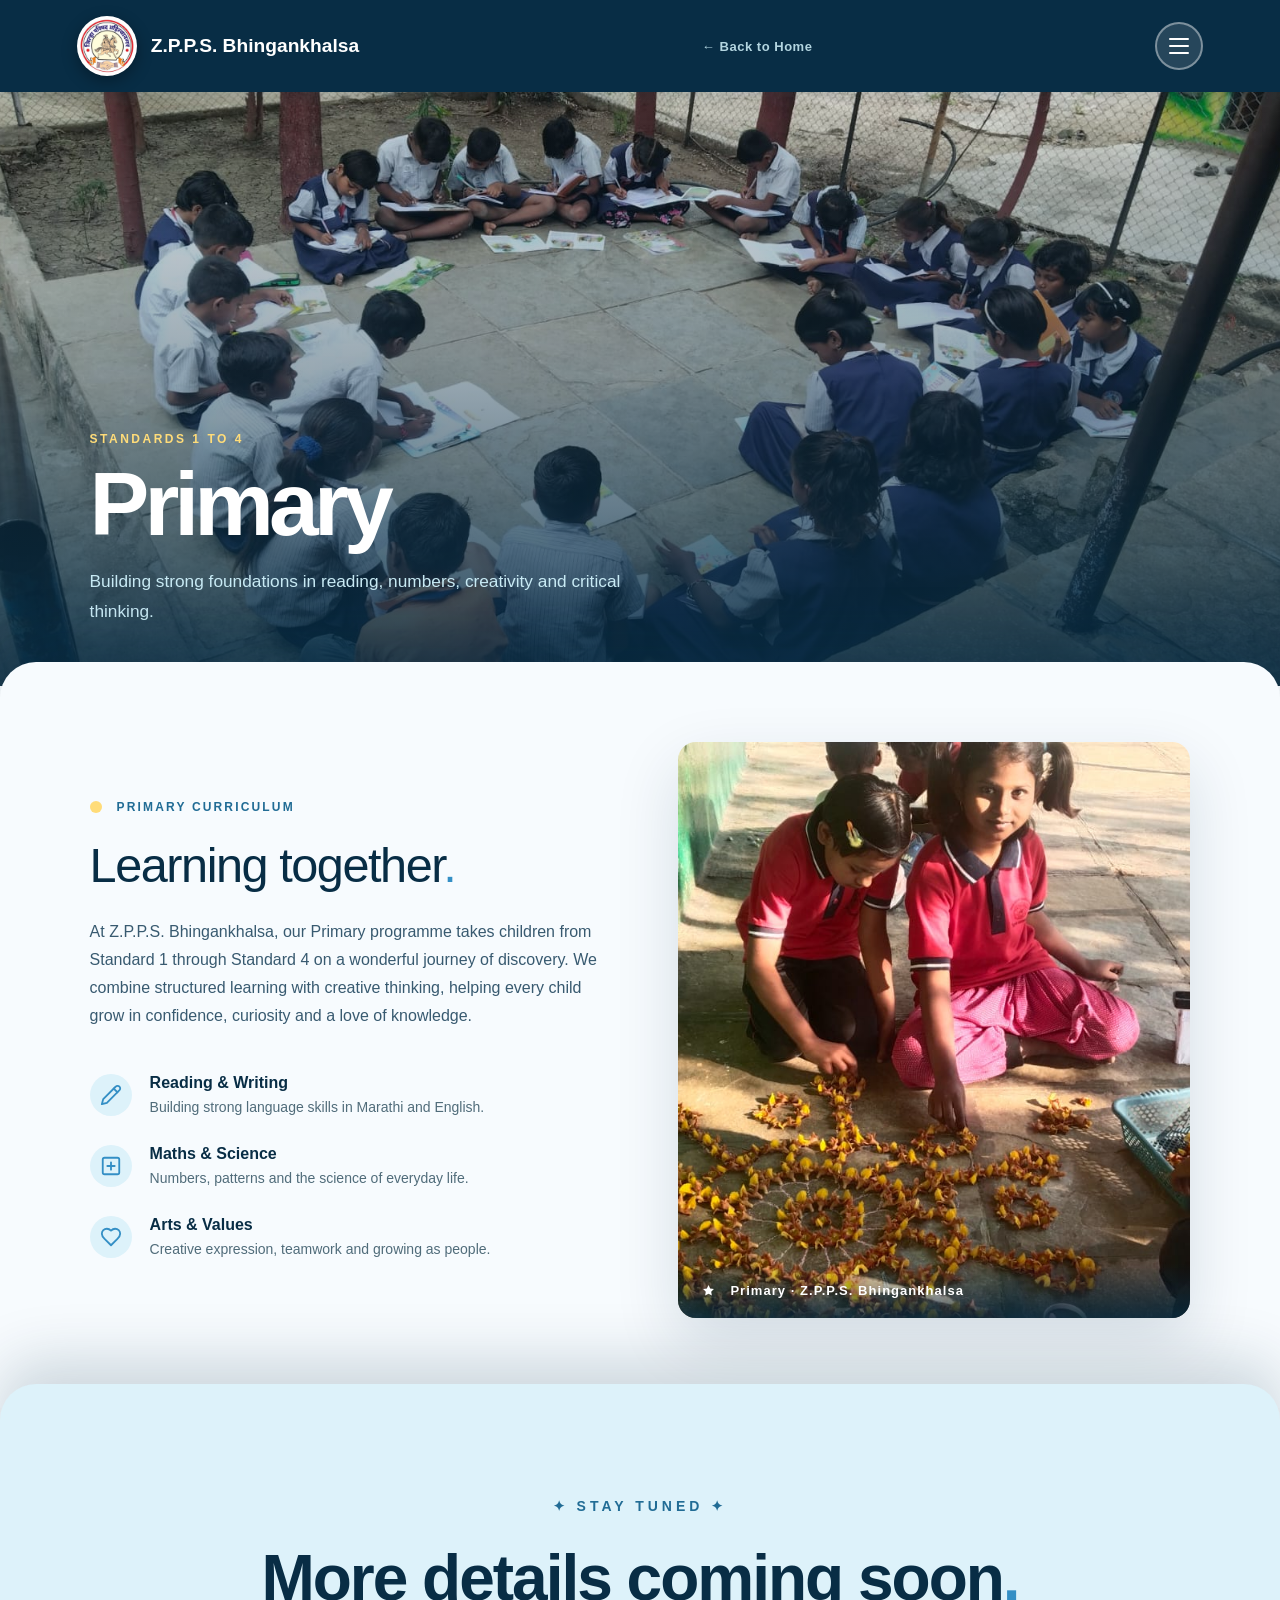
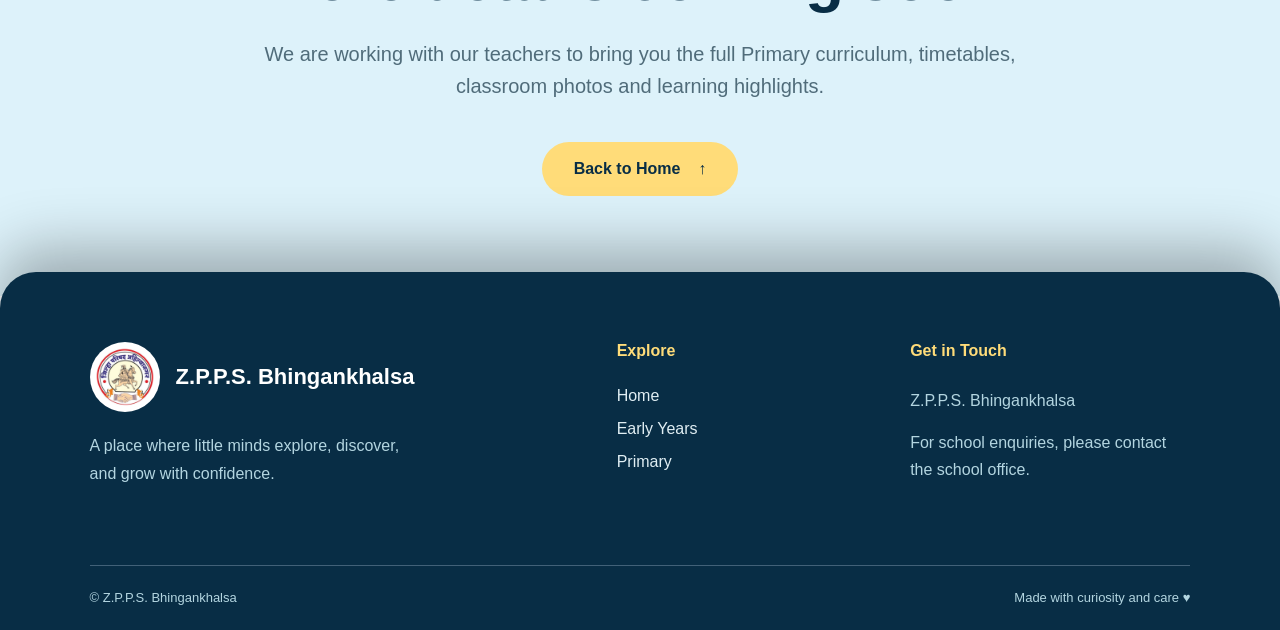
<file: zerpi-school/primary.html>
<!DOCTYPE html>
<html lang="en">

<head>
  <meta charset="UTF-8">
  <meta name="viewport" content="width=device-width, initial-scale=1">
  <meta name="description" content="Primary curriculum at Z.P.P.S. Bhingankhalsa — Standards 1 to 4.">
  <title>Primary | Z.P.P.S. Bhingankhalsa</title>
  <link rel="stylesheet" href="styles.css">
  <link rel="stylesheet" href="page-styles.css">
  <script src="page-script.js" defer></script>
</head>

<body class="inner-page">

  <!-- NAVBAR -->
  <header class="page-navbar">
    <a class="brand" href="index.html">
      <img src="assets/school-logo.png" class="brand-logo" alt="Zilla Parishad emblem" width="60" height="60">
      <span class="brand-name">Z.P.P.S. Bhingankhalsa</span>
    </a>

    <a class="page-back-link" href="index.html">
      ← Back to Home
    </a>

    <!-- HAMBURGER MENU BUTTON -->
    <button class="menu-toggle" id="menuToggle" type="button" aria-label="Open navigation menu" aria-expanded="false" aria-controls="siteMenu">
      <span class="menu-bar"></span>
      <span class="menu-bar"></span>
      <span class="menu-bar"></span>
    </button>
  </header>

  <!-- SLIDE-OUT NAVIGATION MENU -->
  <nav class="site-menu" id="siteMenu" aria-label="Site navigation">
    <div class="site-menu-inner">

      <button class="site-menu-close" id="menuClose" type="button" aria-label="Close menu">✕</button>

      <p class="site-menu-school">Z.P.P.S. Bhingankhalsa</p>

      <ul class="site-menu-list">
        <li><a href="about.html" class="site-menu-link">About Our School</a></li>
        <li><a href="extra-curriculum.html" class="site-menu-link">Extra Curriculum</a></li>
        <li><a href="calendar.html" class="site-menu-link">Calendar</a></li>
        <li><a href="features.html" class="site-menu-link">Features</a></li>
        <li><a href="faq.html" class="site-menu-link">F &amp; Q</a></li>
      </ul>

    </div>
  </nav>

  <main>

    <!-- PAGE HERO -->
    <section class="inner-hero primary-hero" style="background-image: url('assets/group.jpg');">
      <div class="inner-hero-shade"></div>
      <div class="inner-hero-content">
        <p class="eyebrow">Standards 1 to 4</p>
        <h1>Primary</h1>
        <p class="inner-hero-sub">
          Building strong foundations in reading,
          numbers, creativity and critical thinking.
        </p>
      </div>
    </section>


    <!-- CURRICULUM INTRO -->
    <section class="inner-content-section">

      <div class="inner-content-grid">

        <div class="inner-copy">

          <p class="learning-kicker">
            <span></span>
            PRIMARY CURRICULUM
          </p>

          <h2>
            Learning together<span class="learning-period">.</span>
          </h2>

          <p class="inner-lead">
            At Z.P.P.S. Bhingankhalsa, our Primary programme takes children from
            Standard 1 through Standard 4 on a wonderful journey of discovery.
            We combine structured learning with creative thinking, helping every
            child grow in confidence, curiosity and a love of knowledge.
          </p>

          <div class="inner-highlights">

            <div class="inner-highlight-item">
              <div class="value-icon">
                <svg width="22" height="22" viewBox="0 0 24 24" fill="none" stroke="currentColor" stroke-width="2" stroke-linecap="round" stroke-linejoin="round" aria-hidden="true"><path d="M17 3a2.85 2.83 0 1 1 4 4L7.5 20.5 2 22l1.5-5.5Z"/><path d="m15 5 4 4"/></svg>
              </div>
              <div>
                <strong>Reading &amp; Writing</strong>
                <p>Building strong language skills in Marathi and English.</p>
              </div>
            </div>

            <div class="inner-highlight-item">
              <div class="value-icon">
                <svg width="22" height="22" viewBox="0 0 24 24" fill="none" stroke="currentColor" stroke-width="2" stroke-linecap="round" stroke-linejoin="round" aria-hidden="true"><rect width="18" height="18" x="3" y="3" rx="2"/><path d="M8 12h8"/><path d="M12 8v8"/></svg>
              </div>
              <div>
                <strong>Maths &amp; Science</strong>
                <p>Numbers, patterns and the science of everyday life.</p>
              </div>
            </div>

            <div class="inner-highlight-item">
              <div class="value-icon">
                <svg width="22" height="22" viewBox="0 0 24 24" fill="none" stroke="currentColor" stroke-width="2" stroke-linecap="round" stroke-linejoin="round" aria-hidden="true"><path d="M19 14c1.49-1.46 3-3.21 3-5.5A5.5 5.5 0 0 0 16.5 3c-1.76 0-3 .5-4.5 2-1.5-1.5-2.74-2-4.5-2A5.5 5.5 0 0 0 2 8.5c0 2.3 1.5 4.05 3 5.5l7 7Z"/></svg>
              </div>
              <div>
                <strong>Arts &amp; Values</strong>
                <p>Creative expression, teamwork and growing as people.</p>
              </div>
            </div>

          </div>

        </div>

        <div class="inner-photo-wrap">
          <img src="assets/prelim.jpg" alt="Primary class at Z.P.P.S. Bhingankhalsa" loading="lazy">
          <div class="inner-photo-label">
            <svg class="photo-badge-icon" viewBox="0 0 24 24" aria-hidden="true"><polygon points="12 2 15.09 8.26 22 9.27 17 14.14 18.18 21.02 12 17.77 5.82 21.02 7 14.14 2 9.27 8.91 8.26 12 2"/></svg>Primary · Z.P.P.S. Bhingankhalsa
          </div>
        </div>

      </div>

    </section>


    <!-- COMING SOON NOTE -->
    <section class="inner-coming-soon">
      <div class="inner-coming-soon-inner">
        <p class="closing-eyebrow">✦ STAY TUNED ✦</p>
        <h2>More details coming soon<span class="learning-period">.</span></h2>
        <p class="closing-description">
          We are working with our teachers to bring you the full Primary
          curriculum, timetables, classroom photos and learning highlights.
        </p>
        <a href="index.html" class="closing-button">
          Back to Home <span aria-hidden="true">↑</span>
        </a>
      </div>
    </section>

  </main>


  <!-- FOOTER -->
  <footer class="school-footer" id="contact">

    <div class="footer-container">

      <div class="footer-brand">
        <div class="footer-brand-header">
          <img src="assets/school-logo.png" alt="Zilla Parishad logo" class="footer-logo">
          <h3>Z.P.P.S. Bhingankhalsa</h3>
        </div>
        <p>A place where little minds explore, discover, and grow with confidence.</p>
      </div>

      <nav class="footer-links" aria-label="Footer navigation">
        <h4>Explore</h4>
        <a href="index.html">Home</a>
        <a href="early-years.html">Early Years</a>
        <a href="primary.html">Primary</a>
      </nav>

      <div class="footer-contact">
        <h4>Get in Touch</h4>
        <p>Z.P.P.S. Bhingankhalsa</p>
        <p>For school enquiries, please contact the school office.</p>
      </div>

    </div>

    <div class="footer-bottom">
      <p>© Z.P.P.S. Bhingankhalsa</p>
      <p>Made with curiosity and care ♥</p>
    </div>

  </footer>

</body>

</html>
</file>
<file: zerpi-school/styles.css>
/* =========================================
   Z.P.P.S. BHINGANKHALSA
   UNIFIED WEBSITE THEME
========================================= */

:root {
  --school-navy: #082d45;
  --school-blue: #348fc5;
  --school-sky: #ddf2fa;
  --school-light: #f7fbfe;
  --school-yellow: #ffdc79;
  --school-muted: #506c7a;

  --deep: var(--school-navy);
  --cream: var(--school-light);
  --yellow: var(--school-yellow);
}

* {
  box-sizing: border-box;
}

html {
  scroll-behavior: smooth;
  overflow-x: hidden;
  width: 100%;
}

body {
  margin: 0;
  font-family: Arial, Helvetica, sans-serif;
  background: var(--school-light);
  color: var(--school-navy);
  overflow-x: hidden !important;
  width: 100%;
  max-width: 100vw;
  position: relative;
}

main {
  overflow-x: hidden;
  width: 100%;
  max-width: 100vw;
}

button,
a {
  -webkit-tap-highlight-color: transparent;
}

button:focus-visible,
a:focus-visible,
summary:focus-visible {
  outline: 3px solid var(--school-blue);
  outline-offset: 4px;
}


/* =========================================
   SECTION 1 - HERO
========================================= */

.hero {
  position: sticky;
  top: 0;
  isolation: isolate;
  min-height: 100svh;
  overflow: hidden;
  background: var(--school-navy);
  color: white;
  z-index: 1;
}

.hero-media {
  position: absolute;
  inset: 0;
  z-index: -2;
  background: url("assets/school-pixel.png")
              center / cover no-repeat;
  will-change: transform, filter;
  transition: transform 0.8s cubic-bezier(0.16, 1, 0.3, 1),
              filter 0.8s cubic-bezier(0.16, 1, 0.3, 1);
}

.hero-shade {
  position: absolute;
  inset: 0;
  z-index: -1;
  pointer-events: none;
  background: linear-gradient(
    90deg,
    rgba(8,45,69,.88),
    rgba(8,45,69,.62) 30%,
    rgba(8,45,69,.08) 70%,
    transparent 90%
  );
  transition: opacity 0.8s ease;
}

/* Hero Receded state when scrolling down into next section */
.hero.hero-receded .hero-media {
  transform: scale(0.95);
  filter: brightness(0.68) blur(2px);
}

.hero.hero-receded .hero-content {
  transform: translateY(-34px) scale(0.97);
  opacity: 0.45;
}

.hero.hero-receded .scroll-cue {
  opacity: 0;
  pointer-events: none;
  transform: translateX(-50%) translateY(14px);
}

.navbar {
  position: absolute;
  z-index: 3;
  top: 0;
  left: 0;
  width: 100%;
  padding: 24px 6%;
  display: flex;
  justify-content: space-between;
  align-items: center;
  gap: 18px;
}

.brand {
  display: inline-flex;
  align-items: center;
  gap: 14px;
  text-decoration: none;
  color: white;
}

.brand-logo {
  width: 60px;
  height: 60px;
  flex-shrink: 0;
  object-fit: contain;
  border-radius: 50%;
  background: white;
  padding: 2px;
  box-shadow: 0 5px 16px #0005;
}

.brand-name {
  font-weight: 800;
  font-size: clamp(16px, 1.65vw, 24px);
  line-height: 1.2;
}

.nav-note {
  font-size: 12px;
  font-weight: 800;
  letter-spacing: 2px;
  color: #f4ffe8;
  text-transform: uppercase;
  white-space: nowrap;
}

.nav-note span {
  color: var(--yellow);
  margin: 0 7px;
}

.hero-content {
  min-height: 100svh;
  width: min(740px, 72vw);
  padding: 145px 22px 115px 7%;
  display: flex;
  flex-direction: column;
  align-items: flex-start;
  justify-content: center;
  will-change: transform, opacity;
  transition: transform 0.8s cubic-bezier(0.16, 1, 0.3, 1),
              opacity 0.7s cubic-bezier(0.16, 1, 0.3, 1);
}

.eyebrow {
  margin: 0 0 20px;
  color: var(--yellow);
  font-size: 12px;
  font-weight: 800;
  letter-spacing: 2.5px;
  text-transform: uppercase;
}

.hero h1 {
  margin: 0;
  font-size: clamp(49px, 6.1vw, 88px);
  font-weight: 800;
  line-height: 1.04;
  letter-spacing: -.06em;
  text-shadow: 0 4px 25px #0004;
}

.hero h1 span {
  color: var(--yellow);
}

.hero-description {
  max-width: 470px;
  margin: 28px 0 0;
  font-size: 17px;
  line-height: 1.7;
  color: #e0f3eb;
}

.scroll-cue {
  position: absolute;
  bottom: 24px;
  left: 50%;
  z-index: 3;
  transform: translateX(-50%);
  display: flex;
  align-items: center;
  gap: 12px;
  color: white;
  text-decoration: none;
  font-size: 10px;
  font-weight: 800;
  letter-spacing: 2px;
  white-space: nowrap;
  transition: opacity 0.4s ease, transform 0.4s ease;
}

.scroll-cue-arrow {
  font-size: 26px;
  animation: bob 1.8s ease-in-out infinite;
}

@keyframes bob {
  50% {
    transform: translateY(6px);
  }
}


/* =========================================
   SECTION 2 - WELCOME INSIDE
========================================= */

.school-intro {
  position: relative;
  overflow: hidden;
  min-height: auto;
  padding: 0 6% 25px;
  background: var(--school-light);
  color: var(--school-navy);
  border-top: 12px solid #cbeaf6;
}

.school-intro::before,
.school-intro::after {
  content: "";
  position: absolute;
  border: 1px solid #b6ddeb66;
  border-radius: 50%;
  pointer-events: none;
}

.school-intro::before {
  width: 470px;
  height: 470px;
  top: 0;
  right: -170px;
}

.school-intro::after {
  width: 380px;
  height: 380px;
  top: 60px;
  right: -120px;
}

.section-pattern {
  position: absolute;
  top: 82px;
  right: 8%;
  width: 110px;
  height: 84px;
  background-image: radial-gradient(
    #9fcfe6 2px,
    transparent 2.5px
  );
  background-size: 15px 15px;
  opacity: .7;
}

.school-intro-inner {
  position: relative;
  z-index: 1;
  max-width: 1410px;
  margin: auto;
}

.intro-heading-row {
  display: flex;
  align-items: center;
  justify-content: space-between;
  gap: 20px;
  padding: 37px 0 16px;
  border-bottom: 1px solid #d4e7f1;
}

.chapter-label {
  display: flex;
  align-items: center;
  gap: 13px;
  margin: 0;
  font-size: 11px;
  font-weight: 800;
  letter-spacing: 2px;
  color: #216c95;
}

.chapter-spark {
  font-size: 24px;
  color: var(--school-blue);
}

.chapter-divider {
  display: inline-block;
  width: 35px;
  height: 1px;
  background: #9abfcc;
}

.chapter-index {
  font-size: 10px;
  font-weight: 800;
  letter-spacing: 1.5px;
  color: #758b97;
}

.intro-main {
  display: grid;
  grid-template-columns: 1.08fr .92fr;
  align-items: center;
  gap: clamp(40px, 5vw, 90px);
  padding: clamp(55px, 6vw, 90px) 0
           clamp(40px, 5vw, 65px);
}

.intro-small {
  margin: 0 0 23px;
  font-size: 11px;
  font-weight: 800;
  letter-spacing: 2.4px;
  color: #216c95;
}

.intro-copy h2 {
  margin: 0;
  font-size: clamp(48px, 5.1vw, 82px);
  font-weight: 800;
  line-height: 1.045;
  letter-spacing: -.066em;
}

.intro-copy h2 em {
  font-family: Georgia, serif;
  font-weight: 400;
  color: var(--school-blue);
}

.title-period {
  color: var(--school-yellow);
}

.intro-lead {
  margin: 31px 0 0;
  max-width: 530px;
  font-size: clamp(16px, 1.35vw, 20px);
  line-height: 1.75;
  color: #385a70;
}

.intro-helper {
  max-width: 465px;
  margin: 16px 0 0;
  font-size: 13px;
  line-height: 1.7;
  color: var(--school-muted);
}

.intro-signature {
  display: inline-flex;
  align-items: center;
  gap: 10px;
  margin-top: 36px;
  font-size: 13px;
  font-weight: 700;
  color: var(--school-navy);
}

.signature-icon {
  display: grid;
  place-items: center;
  width: 32px;
  height: 32px;
  border-radius: 50%;
  background: var(--school-sky);
  color: var(--school-blue);
  font-size: 20px;
}

.intro-photo-wrap {
  position: relative;
  min-width: 0;
  padding: 25px 20px 0;
}

.photo-button {
  display: block;
  position: relative;
  width: 100%;
  aspect-ratio: 4 / 4.3;
  padding: 0;
  border: 9px solid white;
  overflow: hidden;
  background: #dde7eb;
  cursor: zoom-in;
  transform: rotate(1.2deg);
  box-shadow:
    15px 20px 0 rgba(52,143,197,.20),
    0 22px 56px rgba(8,45,69,.12);
  transition: transform .2s ease;
}

.photo-button:hover {
  transform: rotate(0deg) translateY(-5px);
}

.photo-button img {
  display: block;
  width: 100%;
  height: 100%;
  object-fit: cover;
}

.photo-zoom {
  position: absolute;
  right: 18px;
  bottom: 18px;
  display: grid;
  place-items: center;
  width: 44px;
  height: 44px;
  border-radius: 50%;
  background: white;
  color: var(--school-navy);
  font-size: 25px;
}

.photo-caption {
  margin: 25px 0 0 10px;
  display: flex;
  align-items: center;
  gap: 12px;
  color: var(--school-muted);
}

.caption-mark {
  font-size: 25px;
  color: var(--school-blue);
}

.photo-caption strong {
  display: block;
  font-size: 11px;
  letter-spacing: 1.4px;
}

.photo-caption small {
  display: block;
  margin-top: 5px;
  font-size: 12px;
}

.caption-no {
  margin-left: auto;
  font-size: 24px;
  font-weight: 800;
  color: #a6d6e8;
}

.photo-sticker {
  position: absolute;
  top: -11px;
  right: -6px;
  width: 98px;
  height: 98px;
  display: flex;
  flex-direction: column;
  align-items: center;
  justify-content: center;
  border-radius: 50%;
  border: 6px solid white;
  background: var(--school-yellow);
  color: var(--school-navy);
  transform: rotate(11deg);
}

.photo-sticker span {
  font-size: 13px;
  font-weight: 800;
}

.photo-sticker b {
  font-size: 28px;
}

.photo-corner {
  position: absolute;
  width: 27px;
  height: 27px;
  background: #9fcfe6;
}

.photo-corner-tl {
  top: 7px;
  left: 6px;
}

.photo-corner-br {
  right: 4px;
  bottom: 78px;
  background: var(--school-blue);
}

.intro-bottom {
  display: grid;
  grid-template-columns: 1fr 3fr;
  gap: 25px;
  padding: 30px 0 38px;
  border-top: 1px solid #d4e7f1;
}

.intro-bottom-label {
  font-size: 11px;
  font-weight: 800;
  letter-spacing: 1.8px;
  color: #216c95;
}

.intro-bottom-label span {
  display: block;
  margin-top: 13px;
  font-size: 34px;
}

.value-items {
  display: grid;
  grid-template-columns: repeat(3,1fr);
  gap: 24px;
}

.value-item {
  padding-left: 21px;
  border-left: 1px solid #d4e7f1;
}

.value-icon {
  height: 38px;
  font-size: 29px;
  color: var(--school-blue);
  display: flex;
  align-items: center;
}

.value-icon svg {
  width: 28px;
  height: 28px;
  stroke: currentColor;
  fill: none;
  stroke-width: 2;
  stroke-linecap: round;
  stroke-linejoin: round;
  display: block;
}

.value-item h3 {
  margin: 12px 0 8px;
  font-size: 20px;
}

.value-item p {
  margin: 0;
  font-size: 13px;
  line-height: 1.55;
  color: var(--school-muted);
}


/* SCHOOL PHOTO DIALOG */

.photo-dialog {
  width: min(1000px,94vw);
  max-height: 90vh;
  padding: 0 0 12px;
  border: 0;
  border-radius: 10px;
  background: var(--school-light);
  color: var(--school-navy);
}

.photo-dialog::backdrop {
  background: rgba(7,24,29,.84);
}

.dialog-topbar {
  display: flex;
  align-items: center;
  justify-content: space-between;
  padding: 9px 14px 9px 20px;
  background: var(--school-navy);
  color: white;
  font-size: 12px;
  font-weight: 800;
}

.dialog-close {
  width: 38px;
  height: 38px;
  border: none;
  border-radius: 50%;
  background: var(--school-yellow);
  cursor: pointer;
}

.photo-dialog img {
  display: block;
  width: 100%;
  max-height: calc(90vh - 112px);
  object-fit: contain;
}

.photo-dialog > p {
  text-align: center;
  font-size: 13px;
}


/* =========================================
   SECTION 3 - STUDENT FEATURE
========================================= */

.student-story {
  display: grid;
  grid-template-columns: 1fr 1fr;
  min-height: 670px;
  background: #eaf6fc;
  color: var(--school-navy);
  border-top: 10px solid #cbeaf6;
}

.student-story-image {
  position: relative;
  min-height: 670px;
  overflow: hidden;
  background: var(--school-sky);
}

.student-story-photo-frame {
  position: absolute;
  inset: 0;
  overflow: hidden;
  will-change: transform, opacity, filter;
  transform: translateY(50px) scale(0.88);
  opacity: 0;
  filter: blur(8px) saturate(0.8);
  transition: transform 1.25s cubic-bezier(0.16, 1, 0.3, 1),
              opacity 0.95s cubic-bezier(0.16, 1, 0.3, 1),
              filter 1.1s cubic-bezier(0.16, 1, 0.3, 1);
}

.student-story.is-cinematic-active .student-story-photo-frame {
  transform: translateY(0) scale(1);
  opacity: 1;
  filter: blur(0px) saturate(1);
}

.student-story-image img,
.student-story-photo-frame img {
  position: absolute;
  inset: 0;
  display: block;
  width: 100%;
  height: 100%;
  object-fit: cover;
  object-position: center 43%;
  will-change: transform;
  transform: scale(1.1);
  transition: transform 1.4s cubic-bezier(0.16, 1, 0.3, 1);
}

.student-story.is-cinematic-active .student-story-photo-frame img {
  transform: scale(1);
}

.student-image-caption {
  position: absolute;
  left: 30px;
  bottom: 27px;
  z-index: 2;
  padding: 11px 15px;
  border-radius: 3px;
  background: rgba(8,45,69,.85);
  color: white;
  font-size: 11px;
  font-weight: 800;
  letter-spacing: 1.6px;
  opacity: 0;
  transform: translateY(16px);
  will-change: opacity, transform;
  transition: opacity 0.7s cubic-bezier(0.16, 1, 0.3, 1) 0.5s,
              transform 0.7s cubic-bezier(0.16, 1, 0.3, 1) 0.5s;
}

.student-story.is-cinematic-active .student-image-caption {
  opacity: 1;
  transform: translateY(0);
}

.student-story-copy {
  position: relative;
  display: flex;
  align-items: center;
  min-width: 0;
  padding: clamp(50px,5.2vw,94px);
  background: #eaf6fc;
  overflow: hidden;
}

.student-story-copy::after {
  content: "";
  position: absolute;
  top: -110px;
  right: -83px;
  width: 185px;
  height: 185px;
  border-radius: 50%;
  background: var(--school-yellow);
  opacity: .7;
}

.student-story-text {
  position: relative;
  z-index: 1;
  max-width: 600px;
}

.student-story-kicker {
  display: flex;
  align-items: center;
  gap: 12px;
  margin: 0 0 28px;
  font-size: 11px;
  font-weight: 800;
  letter-spacing: 2.2px;
  color: #216c95;
  opacity: 0;
  transform: translateY(22px);
  will-change: opacity, transform;
  transition: opacity 0.75s cubic-bezier(0.16, 1, 0.3, 1) 0.55s,
              transform 0.75s cubic-bezier(0.16, 1, 0.3, 1) 0.55s;
}

.student-story.is-cinematic-active .student-story-kicker {
  opacity: 1;
  transform: translateY(0);
}

.story-kicker-dot {
  width: 11px;
  height: 11px;
  border-radius: 50%;
  background: var(--school-yellow);
}

.student-story h2 {
  margin: 0 0 27px;
  font-size: clamp(43px,4.3vw,74px);
  line-height: 1.08;
  letter-spacing: -.057em;
  opacity: 0;
  transform: translateY(28px);
  will-change: opacity, transform;
  transition: opacity 0.85s cubic-bezier(0.16, 1, 0.3, 1) 0.75s,
              transform 0.85s cubic-bezier(0.16, 1, 0.3, 1) 0.75s;
}

.student-story.is-cinematic-active h2 {
  opacity: 1;
  transform: translateY(0);
}

.student-story h2 em {
  font-family: Georgia,serif;
  font-weight: 400;
  color: var(--school-blue);
}

.student-story-subtext {
  margin: 0;
  font-size: 15px;
  line-height: 1.7;
  color: var(--school-muted);
  opacity: 0;
  transform: translateY(22px);
  will-change: opacity, transform;
  transition: opacity 0.85s cubic-bezier(0.16, 1, 0.3, 1) 0.95s,
              transform 0.85s cubic-bezier(0.16, 1, 0.3, 1) 0.95s;
}

.student-story.is-cinematic-active .student-story-subtext {
  opacity: 1;
  transform: translateY(0);
}

.feature-button {
  display: inline-flex;
  align-items: center;
  justify-content: center;
  gap: 18px;
  margin-top: 40px;
  padding: 17px 28px;
  border-radius: 50px;
  background: var(--school-navy);
  color: white;
  text-decoration: none;
  font-size: 14px;
  font-weight: 700;
  opacity: 0;
  transform: translateY(20px) scale(0.96);
  will-change: opacity, transform;
  transition: opacity 0.85s cubic-bezier(0.16, 1, 0.3, 1) 1.15s,
              transform 0.85s cubic-bezier(0.16, 1, 0.3, 1) 1.15s,
              background .3s;
}

.student-story.is-cinematic-active .feature-button {
  opacity: 1;
  transform: translateY(0) scale(1);
}

.feature-button:hover {
  background: #145c86;
  transform: translateY(-3px);
}


/* =========================================
   SECTION 4 - LEARNING
========================================= */

.learning-section {
  background: var(--school-light);
  color: var(--school-navy);
}

.learning-grid {
  display: grid;
  grid-template-columns: 1fr 1fr;
  min-height: 760px;
}

.learning-copy {
  align-self: center;
  padding: clamp(55px,6vw,110px)
           clamp(28px,5.6vw,110px);
}

.learning-kicker {
  display: flex;
  align-items: center;
  gap: 15px;
  margin: 0 0 25px;
  color: #216c95;
  font-size: 12px;
  font-weight: 800;
  letter-spacing: .18em;
}

.learning-kicker span {
  width: 12px;
  height: 12px;
  border-radius: 50%;
  background: var(--school-yellow);
}

.learning-section h2 {
  max-width: 680px;
  margin: 0 0 29px;
  font-size: clamp(34px,3.15vw,58px);
  font-weight: 500;
  line-height: 1.12;
  letter-spacing: -.035em;
}

.learning-period {
  color: var(--school-blue);
}

.learning-intro {
  max-width: 650px;
  margin: 0 0 38px;
  font-size: clamp(17px,1.3vw,21px);
  font-weight: 600;
  line-height: 1.65;
}

.learning-stage-list {
  overflow: hidden;
  border-radius: 22px;
  background: white;
  box-shadow: 0 12px 35px rgba(5,44,72,.05);
}

.learning-stage + .learning-stage {
  border-top: 1px solid #dbe8ed;
}

.learning-stage summary {
  list-style: none;
  display: flex;
  align-items: center;
  gap: 20px;
  min-height: 140px;
  padding: 20px 26px;
  cursor: pointer;
}

.learning-stage summary::-webkit-details-marker {
  display: none;
}

.learning-stage summary:hover {
  background: #eef8fd;
}

.learning-thumb {
  width: 84px;
  height: 84px;
  flex: 0 0 84px;
  display: block;
  border-radius: 50%;
  object-fit: cover;
}

.learning-stage-label {
  flex: 1;
  min-width: 0;
}

.learning-stage-label strong {
  display: block;
  font-size: clamp(21px,1.65vw,29px);
  color: var(--school-navy);
}

.learning-stage-label small {
  display: block;
  margin-top: 8px;
  font-size: clamp(14px,1.05vw,18px);
  color: var(--school-muted);
}

.learning-stage-arrow {
  display: grid;
  place-items: center;
  width: 46px;
  height: 46px;
  flex: 0 0 46px;
  border-radius: 50%;
  background: var(--school-sky);
  color: var(--school-navy);
  font-size: 36px;
  line-height: 1;
  transition: transform .2s;
}

.learning-stage[open] .learning-stage-arrow {
  transform: rotate(90deg);
}

.learning-stage-detail {
  padding: 0 30px 28px 130px;
  font-size: 16px;
  line-height: 1.65;
  color: var(--school-muted);
}

.learning-visual {
  position: relative;
  min-height: 760px;
  overflow: hidden;
  background: var(--school-sky);
}

.learning-visual > img {
  position: absolute;
  inset: 0;
  width: 100%;
  height: 100%;
  object-fit: cover;
}

.learning-visual::after {
  content: "";
  position: absolute;
  inset: 45% 0 0;
  background: linear-gradient(
    transparent,
    rgba(7,35,51,.44)
  );
}

.learning-photo-caption {
  position: absolute;
  z-index: 1;
  bottom: 37px;
  left: 40px;
  right: 40px;
  color: white;
  font-size: 17px;
  font-weight: 700;
}


/* =========================================
   SECTION 5 - HEADMISTRESS
========================================= */

.headmistress-section {
  overflow: hidden;
  background: #e7f4fc;
  color: var(--school-navy);
}

.headmistress-grid {
  max-width: 1660px;
  min-height: 790px;
  margin: auto;
  display: grid;
  grid-template-columns: 1fr 1fr;
  align-items: center;
}

.headmistress-image-column {
  display: flex;
  align-items: center;
  justify-content: center;
  padding: clamp(60px,6vw,100px)
           clamp(24px,5vw,86px);
}

.headmistress-portrait-wrap {
  position: relative;
  width: min(100%,580px);
  padding-bottom: 72px;
}

.headmistress-cross-pattern {
  position: absolute;
  left: -5%;
  right: 3%;
  bottom: 9px;
  height: 235px;
  opacity: .65;
  background-image: radial-gradient(
    #79cde6 1.2px,
    transparent 1.5px
  );
  background-size: 20px 20px;
}

.headmistress-portrait {
  position: relative;
  z-index: 1;
  width: 100%;
  aspect-ratio: 1;
  overflow: hidden;
  border-radius: 50%;
  background: var(--school-sky);
  box-shadow: 0 0 0 9px rgba(255,255,255,.35);
}

.headmistress-photo-placeholder {
  position: absolute;
  inset: 0;
  display: flex;
  flex-direction: column;
  align-items: center;
  justify-content: center;
  gap: 18px;
  background: radial-gradient(
    circle at 65% 32%,
    #e5faff,
    #b5e6f5 55%,
    #78c5e3
  );
}

.headmistress-initials {
  font-family: Georgia,serif;
  font-size: clamp(100px,13vw,194px);
  color: var(--school-navy);
}

.headmistress-placeholder-label {
  font-size: 11px;
  font-weight: 800;
  letter-spacing: .2em;
}

.headmistress-portrait > img {
  position: absolute;
  inset: 0;
  width: 100%;
  height: 100%;
  object-fit: cover;
  object-position: center 32%;
  opacity: 0;
  transition: opacity .3s;
}

.headmistress-portrait.has-photo > img {
  opacity: 1;
}

.headmistress-picture-tag {
  position: absolute;
  z-index: 2;
  right: -1%;
  bottom: 55px;
  padding: 12px 18px;
  background: var(--school-yellow);
  color: var(--school-navy);
  font-size: 11px;
  font-weight: 800;
  letter-spacing: .13em;
  transform: rotate(-4deg);
  box-shadow: 6px 7px 0 var(--school-navy);
}

.headmistress-copy-column {
  padding: clamp(64px,6vw,110px)
           clamp(30px,6vw,115px);
}

.headmistress-eyebrow {
  margin: 0 0 10px;
  color: #216c95;
  font-size: 12px;
  font-weight: 800;
  letter-spacing: .18em;
}

.headmistress-quotation-mark {
  height: 85px;
  font-family: Georgia,serif;
  font-size: 142px;
  line-height: 1;
  color: #a5dbee;
}

.headmistress-quote {
  max-width: 650px;
  margin: 11px 0 38px;
  font-size: clamp(24px,2.15vw,36px);
  font-weight: 450;
  line-height: 1.65;
  letter-spacing: -.018em;
}

.headmistress-quote span {
  text-decoration: underline;
  text-decoration-color: var(--school-blue);
  text-decoration-thickness: 2px;
  text-underline-offset: 9px;
}

.headmistress-attribution {
  display: flex;
  gap: 17px;
  align-items: flex-start;
}

.headmistress-line {
  width: 37px;
  height: 3px;
  margin-top: 11px;
  background: var(--school-blue);
  flex-shrink: 0;
}

.headmistress-attribution strong {
  display: block;
  font-size: 18px;
}

.headmistress-attribution p {
  margin: 5px 0 8px;
  font-size: 15px;
  color: var(--school-muted);
}

.headmistress-attribution small {
  font-size: 12px;
  color: #7a6870;
}


/* =========================================
   SECTION 5B - TEACHER & TECH SUPPORT
========================================= */

.teacher-section {
  background: #f4fafc;
  border-top: 1px solid #d4e7f1;
}

.teacher-portrait > img {
  position: absolute;
  inset: 0;
  width: 100%;
  height: 100%;
  object-fit: cover;
  object-position: 34% 35%;
  opacity: 1;
  transition: opacity .3s;
}

.teacher-portrait.has-photo > img {
  opacity: 1;
}

.teacher-picture-tag {
  left: -2%;
  right: auto;
  transform: rotate(3deg);
  box-shadow: -6px 7px 0 var(--school-navy);
}

.teacher-cross-pattern {
  left: auto;
  right: -5%;
}

@media (max-width: 980px) {
  .teacher-grid {
    grid-template-columns: 1fr;
  }

  .teacher-image-column {
    order: -1;
    padding: 60px 7% 10px;
  }

  .teacher-copy-column {
    padding: 24px 8% 80px;
  }

  .teacher-picture-tag {
    left: auto;
    right: -1%;
    transform: rotate(-4deg);
    box-shadow: 6px 7px 0 var(--school-navy);
  }
}

@media (max-width: 580px) {
  .teacher-image-column {
    padding: 44px 12% 10px;
  }

  .teacher-copy-column {
    padding: 20px 7% 65px;
  }
}


/* =========================================
   SECTION 6 - SCHOOL VIDEO
========================================= */

.school-video-section {
  position: relative;
  width: 100%;
  overflow: hidden;
  background: var(--school-navy);
}

.school-intro-video {
  position: relative;
  display: block;
  width: 100%;
  height: auto;
  object-fit: contain;
}

.school-video-overlay {
  position: absolute;
  inset: 0;
  z-index: 1;
  background: rgba(0,0,0,.35);
  pointer-events: none;
  transition: opacity .5s;
}

.school-video-section.is-playing .school-video-overlay {
  opacity: 0;
}

.video-play-button {
  position: absolute;
  z-index: 2;
  top: 50%;
  left: 50%;
  transform: translate(-50%,-50%);
  display: flex;
  flex-direction: column;
  align-items: center;
  justify-content: center;
  gap: 8px;
  width: 120px;
  height: 120px;
  border: 2px solid white;
  border-radius: 50%;
  background: rgba(0,0,0,.15);
  color: white;
  font-size: 12px;
  font-weight: bold;
  cursor: pointer;
}

.video-play-button:hover {
  background: rgba(255,255,255,.2);
}

.play-icon {
  font-size: 22px;
}

.video-pause-button {
  position: absolute;
  z-index: 2;
  right: 30px;
  bottom: 30px;
  width: 48px;
  height: 48px;
  border: 2px solid white;
  border-radius: 50%;
  background: rgba(0,0,0,.25);
  color: white;
  cursor: pointer;
}

.video-play-button[hidden],
.video-pause-button[hidden] {
  display: none;
}

.visually-hidden {
  position: absolute;
  width: 1px;
  height: 1px;
  overflow: hidden;
  clip-path: inset(50%);
  white-space: nowrap;
}


/* =========================================
   SECTION 7 - CLOSING MESSAGE
========================================= */

.closing-section {
  padding: 110px 24px;
  background: var(--school-sky);
  text-align: center;
}

.closing-inner {
  max-width: 850px;
  margin: auto;
}

.closing-eyebrow {
  margin-bottom: 28px;
  color: #216c95;
  font-size: 14px;
  font-weight: 700;
  letter-spacing: 4px;
}

.closing-section h2 {
  margin: 0 0 28px;
  font-size: clamp(40px,5vw,76px);
  line-height: 1.15;
  letter-spacing: -2px;
}

.closing-section h2 em {
  font-family: Georgia,serif;
  font-weight: normal;
  color: var(--school-blue);
}

.closing-description {
  margin-bottom: 40px;
  font-size: 20px;
  line-height: 1.6;
  color: var(--school-muted);
}

.closing-button {
  display: inline-flex;
  align-items: center;
  gap: 18px;
  padding: 18px 32px;
  border-radius: 50px;
  background: var(--school-yellow);
  color: var(--school-navy);
  text-decoration: none;
  font-weight: 700;
  transition: transform .3s;
}

.closing-button:hover {
  transform: translateY(-4px);
}


/* =========================================
   FOOTER
========================================= */

.school-footer {
  padding: 70px 7% 25px;
  background: var(--school-navy);
  color: white;
}

.footer-container {
  max-width: 1400px;
  margin: auto;
  display: grid;
  grid-template-columns: 2fr 1fr 1.2fr;
  gap: 60px;
}

.footer-brand-header {
  display: flex;
  align-items: center;
  gap: 16px;
  margin-bottom: 20px;
}

.footer-logo {
  width: 70px;
  height: 70px;
  flex-shrink: 0;
  object-fit: contain;
  border-radius: 50%;
  background: white;
  padding: 5px;
}

.footer-brand h3 {
  margin: 0;
  font-size: 22px;
}

.footer-brand p {
  max-width: 330px;
  color: #b3d5e0;
  line-height: 1.8;
}

.footer-links,
.footer-contact {
  display: flex;
  flex-direction: column;
  align-items: flex-start;
  gap: 15px;
}

.footer-links h4,
.footer-contact h4 {
  margin: 0 0 12px;
  color: var(--school-yellow);
  font-size: 16px;
}

.footer-links a {
  color: #e0eef3;
  text-decoration: none;
}

.footer-links a:hover {
  color: var(--school-yellow);
}

.footer-contact p {
  margin: 0;
  color: #b3d5e0;
  line-height: 1.7;
}

.footer-bottom {
  max-width: 1400px;
  margin: 60px auto 0;
  padding-top: 24px;
  border-top: 1px solid #426178;
  display: flex;
  justify-content: space-between;
  gap: 20px;
}

.footer-bottom p {
  margin: 0;
  font-size: 13px;
  color: #b3d5e0;
}


/* =========================================
   RESPONSIVE LAYOUT
========================================= */

@media (max-width: 980px) {

  .intro-main {
    grid-template-columns: 1fr 1fr;
    gap: 35px;
  }

  .intro-copy h2 {
    font-size: clamp(42px,5vw,60px);
  }

  .intro-bottom {
    grid-template-columns: 1fr;
  }

  .learning-grid,
  .headmistress-grid {
    grid-template-columns: 1fr;
  }

  .learning-copy {
    padding: 60px 7%;
  }

  .learning-visual {
    min-height: 460px;
  }

  .headmistress-image-column {
    padding: 60px 7% 10px;
  }

  .headmistress-portrait-wrap {
    max-width: 520px;
  }

  .headmistress-copy-column {
    padding: 24px 8% 80px;
  }
}

@media (max-width: 850px) {

  .student-story {
    grid-template-columns: 1fr;
  }

  .student-story-image {
    min-height: 430px;
  }

  .student-story-copy {
    padding: 65px 7%;
  }
}

@media (max-width: 768px) {

  .footer-container {
    grid-template-columns: 1fr;
    gap: 38px;
  }

  .footer-bottom {
    flex-direction: column;
  }

  .school-video-section {
    min-height: 0;
  }

  .video-play-button {
    width: 90px;
    height: 90px;
  }
}

@media (max-width: 720px) {

  .hero {
    display: flex;
    flex-direction: column;
  }

  .navbar {
    height: 82px;
    padding: 12px 5%;
    background: var(--school-navy);
  }

  .brand-logo {
    width: 48px;
    height: 48px;
  }

  .brand-name {
    font-size: clamp(13px,3.5vw,17px);
  }

  .nav-note {
    display: none;
  }

  .hero-media {
    position: relative;
    inset: auto;
    flex-shrink: 0;
    margin-top: 82px;
    width: 100%;
    aspect-ratio: 1672 / 941;
    background-size: contain;
  }

  .hero-shade {
    display: none;
  }

  .hero-content {
    min-height: auto;
    width: 100%;
    flex: 1;
    padding: 36px 7% 96px;
  }

  .hero h1 {
    font-size: clamp(43px,10.4vw,65px);
  }

  .hero-description {
    font-size: 15px;
  }

  .intro-main {
    display: block;
    padding: 55px 0 65px;
  }

  .intro-copy h2 {
    font-size: clamp(45px,10.3vw,66px);
  }

  .intro-lead {
    font-size: 16px;
  }

  .intro-photo-wrap {
    margin-top: 50px;
  }

  .photo-button {
    aspect-ratio: 4 / 3.7;
  }

  .value-items {
    gap: 16px;
  }

  .value-item {
    padding-left: 10px;
  }

  .chapter-index {
    display: none;
  }
}

@media (max-width: 580px) {

  .learning-copy {
    padding: 50px 6%;
  }

  .learning-stage summary {
    gap: 12px;
    min-height: 106px;
    padding: 15px 16px;
  }

  .learning-thumb {
    width: 65px;
    height: 65px;
    flex-basis: 65px;
  }

  .learning-stage-arrow {
    width: 37px;
    height: 37px;
    flex-basis: 37px;
  }

  .learning-stage-detail {
    padding: 0 20px 22px 92px;
    font-size: 14px;
  }

  .learning-visual {
    min-height: 330px;
  }

  .headmistress-image-column {
    padding: 44px 12% 10px;
  }

  .headmistress-copy-column {
    padding: 20px 7% 65px;
  }

  .headmistress-quote {
    font-size: clamp(22px,5.7vw,30px);
  }

  .closing-section {
    padding: 80px 20px;
  }

  .closing-section h2 {
    font-size: 42px;
  }
}

@media (max-width: 430px) {

  .value-items {
    grid-template-columns: 1fr;
  }

  .intro-copy h2 {
    font-size: 43px;
  }
}


/* =========================================
   NEW: HAMBURGER MENU
========================================= */

/* --- Toggle button (3-line icon) --- */

.menu-toggle {
  display: flex;
  flex-direction: column;
  justify-content: center;
  align-items: center;
  gap: 5px;
  width: 48px;
  height: 48px;
  padding: 0;
  border: 2px solid rgba(255,255,255,.45);
  border-radius: 50%;
  background: rgba(8,45,69,.55);
  cursor: pointer;
  flex-shrink: 0;
  transition: background .2s;
  z-index: 4;
  pointer-events: auto;
}

.menu-toggle:hover {
  background: rgba(8,45,69,.85);
}

.menu-bar {
  display: block;
  width: 20px;
  height: 2px;
  background: white;
  border-radius: 2px;
  transition: opacity .2s;
}

/* --- Full-screen backdrop + right-side drawer panel --- */

.site-menu {
  position: fixed;
  inset: 0;
  z-index: 9999;
  display: flex;
  justify-content: flex-end;
  /* Premium backdrop with blur */
  background: rgba(4, 20, 38, 0);
  backdrop-filter: blur(0px);
  -webkit-backdrop-filter: blur(0px);
  visibility: hidden;
  pointer-events: none;
  transition: background .3s cubic-bezier(.4,0,.2,1),
              backdrop-filter .3s cubic-bezier(.4,0,.2,1),
              -webkit-backdrop-filter .3s cubic-bezier(.4,0,.2,1),
              visibility 0s linear .3s;
}

/* Step 1: make backdrop visible */
.site-menu.is-visible {
  visibility: visible;
  pointer-events: auto;
  transition: background .3s cubic-bezier(.4,0,.2,1),
              backdrop-filter .3s cubic-bezier(.4,0,.2,1),
              -webkit-backdrop-filter .3s cubic-bezier(.4,0,.2,1),
              visibility 0s linear 0s;
}

.site-menu.is-open {
  background: rgba(4, 20, 38, 0.65);
  backdrop-filter: blur(10px);
  -webkit-backdrop-filter: blur(10px);
}

.site-menu-inner {
  position: relative;
  width: min(390px, 92vw);
  height: 100%;
  max-height: 100vh;
  background: linear-gradient(180deg, #09273c 0%, #061c2d 100%);
  border-left: 1px solid rgba(255, 255, 255, 0.1);
  color: white;
  overflow-y: auto;
  overscroll-behavior: contain;
  padding: clamp(20px, 3vh, 32px) clamp(20px, 4vw, 32px) clamp(24px, 4vh, 40px);
  display: flex;
  flex-direction: column;
  transform: translateX(100%);
  transition: transform .32s cubic-bezier(.16, 1, .3, 1);
  box-shadow: -12px 0 45px rgba(0, 0, 0, .45);
  scrollbar-width: thin;
  scrollbar-color: rgba(255, 255, 255, .2) transparent;
}

.site-menu-inner::-webkit-scrollbar {
  width: 5px;
}
.site-menu-inner::-webkit-scrollbar-thumb {
  background: rgba(255, 255, 255, .2);
  border-radius: 4px;
}

.site-menu.is-open .site-menu-inner {
  transform: translateX(0);
}

@media (max-width: 440px) {
  .site-menu-inner {
    width: 100vw;
    border-left: none;
    padding: 20px 20px 32px;
  }
}

.site-menu-header {
  display: flex;
  align-items: center;
  justify-content: space-between;
  margin-bottom: clamp(16px, 2.5vh, 26px);
  padding-bottom: clamp(12px, 2vh, 18px);
  border-bottom: 1px solid rgba(255, 255, 255, .1);
  flex-shrink: 0;
}

.site-menu-school {
  margin: 0;
  font-size: 11px;
  font-weight: 800;
  letter-spacing: .16em;
  color: #7abedc;
  text-transform: uppercase;
}

.site-menu-close {
  width: 38px;
  height: 38px;
  border: 1px solid rgba(255, 255, 255, .15);
  border-radius: 50%;
  background: rgba(255, 255, 255, .08);
  color: white;
  font-size: 16px;
  cursor: pointer;
  flex-shrink: 0;
  margin: 0;
  transition: background .2s, color .2s, transform .2s, border-color .2s;
  display: flex;
  align-items: center;
  justify-content: center;
}

.site-menu-close:hover {
  background: var(--school-yellow);
  color: var(--school-navy);
  border-color: var(--school-yellow);
  transform: rotate(90deg) scale(1.05);
}

.site-menu-list {
  list-style: none;
  margin: 0;
  padding: 0;
  display: flex;
  flex-direction: column;
  gap: 4px;
  flex: 1 1 auto;
}

.site-menu-list li {
  border-bottom: 1px solid rgba(255, 255, 255, .05);
}

.site-menu-list li:last-child {
  border-bottom: none;
}

.site-menu-link {
  display: flex;
  align-items: center;
  justify-content: space-between;
  padding: clamp(10px, 1.8vh, 14px) 10px;
  color: #f0f7fb;
  text-decoration: none;
  font-size: clamp(15px, 2.2vh, 18px);
  font-weight: 600;
  letter-spacing: -.01em;
  border-radius: 8px;
  transition: color .2s, background-color .2s, padding-left .2s;
}

.site-menu-link::after {
  content: "›";
  font-size: 1.3em;
  line-height: 1;
  color: var(--school-yellow);
  opacity: 0.4;
  transform: translateX(0);
  transition: opacity .2s, transform .2s, color .2s;
}

.site-menu-link:hover,
.site-menu-link:focus-visible {
  color: var(--school-yellow);
  background: rgba(255, 255, 255, .06);
  padding-left: 14px;
}

.site-menu-link:hover::after,
.site-menu-link:focus-visible::after {
  opacity: 1;
  transform: translateX(3px);
  color: var(--school-yellow);
}

/* Menu footer */
.site-menu-footer {
  margin-top: auto;
  padding-top: clamp(14px, 2vh, 22px);
  border-top: 1px solid rgba(255, 255, 255, .1);
  font-size: 12px;
  color: rgba(255, 255, 255, .6);
  line-height: 1.5;
  flex-shrink: 0;
}

.site-menu-meta {
  display: flex;
  flex-direction: column;
  gap: 3px;
  font-size: 11px;
  color: #8bbacf;
}


/* --- Learning stage as a link --- */

a.learning-stage-link {
  display: flex;
  align-items: center;
  gap: 20px;
  min-height: 140px;
  padding: 20px 26px;
  text-decoration: none;
  color: var(--school-navy);
  transition: background .2s;
}

a.learning-stage-link:hover {
  background: #eef8fd;
}

a.learning-stage-link + a.learning-stage-link {
  border-top: 1px solid #dbe8ed;
}

a.learning-stage-link .learning-stage-arrow {
  transition: transform .2s;
}

a.learning-stage-link:hover .learning-stage-arrow {
  transform: translateX(5px);
}


/* Accessibility: ordinary scrolling without motion. */

@media (prefers-reduced-motion: reduce) {

  html {
    scroll-behavior: auto;
  }

  *,
  *::before,
  *::after {
    animation-duration: .01ms !important;
    transition-duration: .01ms !important;
  }
}


/* =========================================
   PAGE TRANSITIONS (SHARED HEADER + CONTENT CROSS-FADE)
========================================= */

@view-transition {
  navigation: auto;
}

/* Shared persistent header: stays steady between page navigations */
.navbar,
.page-navbar {
  view-transition-name: site-header;
}

/* Main page content: cross-fades smoothly */
main {
  view-transition-name: page-main;
  animation: pageContentEnter 0.38s cubic-bezier(0.16, 1, 0.3, 1) both;
}

/* When navigating away to another page (works across ALL browsers) */
body.page-leaving main {
  opacity: 0 !important;
  transform: translateY(-8px) !important;
  transition: opacity 0.2s ease-in, transform 0.2s ease-in !important;
}

::view-transition-old(page-main) {
  animation: 0.28s cubic-bezier(0.4, 0, 0.2, 1) both page-fade-out;
}

::view-transition-new(page-main) {
  animation: 0.35s cubic-bezier(0.4, 0, 0.2, 1) both page-fade-in;
}

::view-transition-group(site-header) {
  animation-duration: 0.25s;
}

@keyframes pageContentEnter {
  from {
    opacity: 0;
    transform: translateY(14px);
  }
  to {
    opacity: 1;
    transform: translateY(0);
  }
}

@keyframes page-fade-out {
  from {
    opacity: 1;
    transform: translateY(0);
  }
  to {
    opacity: 0;
    transform: translateY(6px);
  }
}

@keyframes page-fade-in {
  from {
    opacity: 0;
    transform: translateY(6px);
  }
  to {
    opacity: 1;
    transform: translateY(0);
  }
}

/* ==========================================================================
   STILLFORM-INSPIRED SECTION-TO-SECTION LAYER TRANSITIONS
   Card-stacking rise, luxury depth shadows, and scroll-triggered spatial reveals
   ========================================================================== */

html {
  scroll-behavior: smooth;
}

/* Stacking staircase - each section rises smoothly over the previous one */
.hero {
  position: sticky;
  top: 0;
  z-index: 1;
}

.school-intro {
  position: relative;
  z-index: 2;
  border-radius: 36px 36px 0 0;
  box-shadow: 0 -22px 60px rgba(8, 45, 69, 0.16);
  margin-top: -24px;
  overflow: hidden;
}

.school-intro .intro-photo-wrap {
  will-change: transform, opacity, filter;
  transform: translateY(36px) scale(0.93);
  opacity: 0;
  filter: blur(6px);
  transition: transform 1.1s cubic-bezier(0.16, 1, 0.3, 1),
              opacity 0.85s cubic-bezier(0.16, 1, 0.3, 1),
              filter 0.9s ease;
}

.school-intro.is-cinematic-active .intro-photo-wrap {
  transform: translateY(0) scale(1);
  opacity: 1;
  filter: blur(0);
}

.student-story {
  position: relative;
  z-index: 3;
  border-radius: 36px 36px 0 0;
  box-shadow: 0 -22px 60px rgba(8, 45, 69, 0.18);
  margin-top: -24px;
  overflow: hidden;
}

.learning-section {
  position: relative;
  z-index: 4;
  border-radius: 36px 36px 0 0;
  box-shadow: 0 -22px 60px rgba(8, 45, 69, 0.12);
  margin-top: -24px;
}

.headmistress-section:not(.teacher-section) {
  position: relative;
  z-index: 5;
  border-radius: 36px 36px 0 0;
  box-shadow: 0 -22px 60px rgba(8, 45, 69, 0.12);
  margin-top: -24px;
}

.teacher-section {
  position: relative;
  z-index: 6;
  border-radius: 36px 36px 0 0;
  box-shadow: 0 -22px 60px rgba(8, 45, 69, 0.12);
  margin-top: -24px;
}

.school-video-section {
  position: relative;
  z-index: 7;
  border-radius: 36px 36px 0 0;
  box-shadow: 0 -22px 60px rgba(8, 45, 69, 0.22);
  margin-top: -24px;
}

.closing-section {
  position: relative;
  z-index: 8;
  border-radius: 36px 36px 0 0;
  box-shadow: 0 -22px 60px rgba(8, 45, 69, 0.18);
  margin-top: -24px;
}

.school-footer {
  position: relative;
  z-index: 9;
  border-radius: 36px 36px 0 0;
  box-shadow: 0 -22px 60px rgba(0, 0, 0, 0.3);
  margin-top: -24px;
}

@media (max-width: 768px) {
  .school-intro,
  .student-story,
  .learning-section,
  .headmistress-section:not(.teacher-section),
  .teacher-section,
  .school-video-section,
  .closing-section,
  .school-footer {
    border-radius: 24px 24px 0 0;
    margin-top: -16px;
  }
}

/* Stillform Smooth Motion Reveal */
.stillform-reveal {
  opacity: 0.15;
  transform: translateY(42px) scale(0.985);
  transition: opacity 1s cubic-bezier(0.16, 1, 0.3, 1),
              transform 1s cubic-bezier(0.16, 1, 0.3, 1);
  will-change: opacity, transform;
}

.stillform-reveal.is-inview {
  opacity: 1;
  transform: translateY(0) scale(1);
}

/* Staggered header elements inside the revealing section */
.stillform-reveal .chapter-label,
.stillform-reveal .learning-kicker,
.stillform-reveal .headmistress-eyebrow,
.stillform-reveal .closing-eyebrow {
  opacity: 0;
  transform: translateY(12px);
  transition: opacity 0.8s cubic-bezier(0.16, 1, 0.3, 1) 0.1s,
              transform 0.8s cubic-bezier(0.16, 1, 0.3, 1) 0.1s;
}

.stillform-reveal.is-inview .chapter-label,
.stillform-reveal.is-inview .learning-kicker,
.stillform-reveal.is-inview .headmistress-eyebrow,
.stillform-reveal.is-inview .closing-eyebrow {
  opacity: 1;
  transform: translateY(0);
}

.stillform-reveal h2 {
  opacity: 0;
  transform: translateY(16px);
  transition: opacity 0.9s cubic-bezier(0.16, 1, 0.3, 1) 0.18s,
              transform 0.9s cubic-bezier(0.16, 1, 0.3, 1) 0.18s;
}

.stillform-reveal.is-inview h2 {
  opacity: 1;
  transform: translateY(0);
}

/* Subtle image smoothing for parallax */
.student-story-photo-frame img,
.student-story-image img,
.headmistress-portrait img,
.teacher-portrait img {
  will-change: transform;
  transition: transform 0.2s cubic-bezier(0.2, 0, 0, 1);
}

@media (prefers-reduced-motion: reduce) {
  .hero-media,
  .hero-content,
  .intro-photo-wrap,
  .student-story-photo-frame,
  .student-story-photo-frame img,
  .student-image-caption,
  .student-story-kicker,
  .student-story h2,
  .student-story-subtext,
  .feature-button,
  .stillform-reveal,
  .stillform-reveal h2,
  .stillform-reveal .chapter-label,
  .stillform-reveal .learning-kicker,
  .stillform-reveal .headmistress-eyebrow,
  .stillform-reveal .closing-eyebrow {
    opacity: 1 !important;
    transform: none !important;
    filter: none !important;
    transition: none !important;
  }
}

@media (prefers-reduced-motion: reduce) {
  main {
    animation: none !important;
  }
  body.page-leaving main {
    transition: none !important;
  }
  ::view-transition-group(*),
  ::view-transition-old(*),
  ::view-transition-new(*) {
    animation: none !important;
  }
}
</file>
<file: zerpi-school/voice-bot.css>
/* ==========================================================================
   CHILD-DRAWN ROBOT VOICE ASSISTANT STYLES
   Z.P.P.S. Bhingankhalsa
   Compact Voice & Chat Assistant
   ========================================================================== */

:root {
  --bot-navy: #082d45;
  --bot-navy-dark: #041826;
  --bot-blue: #348fc5;
  --bot-cyan: #1cb5be;
  --bot-sky: #ddf2fa;
  --bot-light: #f7fbfe;
  --bot-yellow: #ffdc79;
  --bot-text: #1a3344;
  --bot-muted: #5e7a8c;
  --bot-border: #d4e7f1;
  --bot-white: #ffffff;
  --bot-shadow: 0 14px 36px rgba(8, 45, 69, 0.22);
}

/* ==========================================================================
   CHILD-DRAWN ROBOT LAUNCHER
   ========================================================================== */
.child-robot-launcher {
  position: fixed;
  bottom: 22px;
  right: 22px;
  z-index: 99999;
  cursor: pointer;
  outline: none;
  display: flex;
  flex-direction: column;
  align-items: center;
  transition: transform 0.25s cubic-bezier(0.34, 1.56, 0.64, 1), filter 0.25s ease;
  filter: drop-shadow(0 8px 18px rgba(8, 45, 69, 0.28));
  user-select: none;
  background: transparent;
  border: none;
  padding: 0;
}

.child-robot-launcher:hover {
  transform: translateY(-5px) scale(1.08);
  filter: drop-shadow(0 14px 26px rgba(8, 45, 69, 0.38));
}

.child-robot-launcher:active {
  transform: scale(0.95);
}

/* Speech bubble over the robot */
.child-robot-bubble {
  background: var(--bot-white);
  color: var(--bot-navy);
  border: 2px solid var(--bot-navy);
  border-radius: 12px;
  padding: 4px 10px;
  font-size: 11px;
  font-weight: 800;
  letter-spacing: 0.02em;
  white-space: nowrap;
  margin-bottom: 3px;
  position: relative;
  box-shadow: 0 4px 12px rgba(8, 45, 69, 0.15);
  animation: robotBubbleFloat 2.6s ease-in-out infinite alternate;
}

.child-robot-bubble::after {
  content: '';
  position: absolute;
  bottom: -6px;
  left: 50%;
  transform: translateX(-50%);
  width: 0;
  height: 0;
  border-left: 5px solid transparent;
  border-right: 5px solid transparent;
  border-top: 6px solid var(--bot-navy);
}

@keyframes robotBubbleFloat {
  0% { transform: translateY(0); }
  100% { transform: translateY(-4px); }
}

/* Robot SVG Animation Wrapper */
.child-robot-svg-wrap {
  width: 74px;
  height: 82px;
  animation: robotIdleFloat 3s ease-in-out infinite alternate;
}

@keyframes robotIdleFloat {
  0% { transform: translateY(0) rotate(0deg); }
  50% { transform: translateY(-3px) rotate(-1.5deg); }
  100% { transform: translateY(-6px) rotate(1.5deg); }
}

.child-robot-svg {
  width: 100%;
  height: 100%;
  overflow: visible;
}

/* Antenna glow pulse */
.robot-antenna-bulb {
  animation: antennaGlow 1.8s ease-in-out infinite alternate;
}

@keyframes antennaGlow {
  0% { fill: #ffdc79; filter: drop-shadow(0 0 2px #ffdc79); }
  100% { fill: #1cb5be; filter: drop-shadow(0 0 7px #1cb5be); }
}

/* Waving arm animation */
.robot-waving-arm {
  transform-origin: 72px 68px;
  animation: waveHello 2s ease-in-out infinite alternate;
}

@keyframes waveHello {
  0% { transform: rotate(0deg); }
  30% { transform: rotate(-14deg); }
  60% { transform: rotate(10deg); }
  100% { transform: rotate(0deg); }
}

/* Eye blink animation */
.robot-eyes {
  animation: robotBlink 4.2s infinite;
  transform-origin: 50px 38px;
}

@keyframes robotBlink {
  0%, 94%, 98%, 100% { transform: scaleY(1); }
  96% { transform: scaleY(0.1); }
}

/* ==========================================================================
   COMPACT MINIMIZED CHAT WINDOW
   ========================================================================== */
.school-bot-window {
  position: fixed;
  bottom: 80px;
  right: 18px;
  width: min(348px, calc(100vw - 28px));
  height: min(490px, calc(100vh - 110px));
  background: var(--bot-white);
  border-radius: 20px;
  box-shadow: 0 18px 48px rgba(8, 45, 69, 0.26), 0 0 0 1px rgba(8, 45, 69, 0.08);
  z-index: 99999;
  display: flex;
  flex-direction: column;
  overflow: hidden;
  font-family: inherit;
  opacity: 0;
  transform: translateY(16px) scale(0.94);
  pointer-events: none;
  transition: all 0.26s cubic-bezier(0.16, 1, 0.3, 1);
}

.school-bot-window.is-open {
  opacity: 1;
  transform: translateY(0) scale(1);
  pointer-events: auto;
}

/* Compact Header */
.bot-header {
  background: linear-gradient(135deg, var(--bot-navy) 0%, #0c3857 100%);
  color: var(--bot-white);
  padding: 11px 14px;
  display: flex;
  align-items: center;
  justify-content: space-between;
  border-bottom: 2px solid var(--bot-yellow);
}

.bot-header-left {
  display: flex;
  align-items: center;
  gap: 10px;
}

.bot-avatar {
  position: relative;
  width: 36px;
  height: 36px;
  background: rgba(255, 255, 255, 0.15);
  border: 1.5px solid var(--bot-yellow);
  border-radius: 50%;
  display: grid;
  place-items: center;
  overflow: hidden;
  flex-shrink: 0;
}

.bot-avatar img {
  width: 22px;
  height: 22px;
  object-fit: contain;
}

.bot-status-dot {
  position: absolute;
  bottom: 0;
  right: 0;
  width: 9px;
  height: 9px;
  background: #10b981;
  border: 1.5px solid var(--bot-navy);
  border-radius: 50%;
}

.bot-header-info h4 {
  margin: 0;
  font-size: 13.5px;
  font-weight: 800;
  color: var(--bot-yellow);
}

.bot-header-info p {
  margin: 1px 0 0;
  font-size: 10.5px;
  color: #cde6f5;
  font-weight: 500;
}

.bot-header-controls {
  display: flex;
  align-items: center;
  gap: 5px;
}

.bot-control-btn {
  background: rgba(255, 255, 255, 0.12);
  border: 1px solid rgba(255, 255, 255, 0.2);
  color: var(--bot-white);
  width: 28px;
  height: 28px;
  border-radius: 50%;
  display: grid;
  place-items: center;
  cursor: pointer;
  transition: all 0.2s;
  font-size: 12px;
}

.bot-control-btn:hover {
  background: rgba(255, 255, 255, 0.28);
  transform: scale(1.08);
}

.bot-lang-switch {
  background: rgba(255, 255, 255, 0.15);
  border: 1px solid rgba(255, 255, 255, 0.25);
  border-radius: 16px;
  padding: 2px 6px;
  display: flex;
  gap: 3px;
}

.bot-lang-btn {
  background: transparent;
  border: none;
  color: #b9dced;
  font-size: 10px;
  font-weight: 700;
  padding: 2px 5px;
  border-radius: 10px;
  cursor: pointer;
  transition: all 0.2s;
}

.bot-lang-btn.is-active {
  background: var(--bot-yellow);
  color: var(--bot-navy);
}

/* Chat Messages Area */
.bot-body {
  flex: 1;
  padding: 12px 14px;
  overflow-y: auto;
  background: #f7fbfe;
  display: flex;
  flex-direction: column;
  gap: 10px;
  scroll-behavior: smooth;
}

.bot-body::-webkit-scrollbar {
  width: 4px;
}
.bot-body::-webkit-scrollbar-thumb {
  background: #cfdfeb;
  border-radius: 10px;
}

/* Message Bubble */
.bot-msg {
  display: flex;
  gap: 7px;
  max-width: 90%;
  animation: botMsgFade 0.22s cubic-bezier(0.16, 1, 0.3, 1);
}

@keyframes botMsgFade {
  from { opacity: 0; transform: translateY(6px); }
  to { opacity: 1; transform: translateY(0); }
}

.bot-msg.is-user {
  margin-left: auto;
  flex-direction: row-reverse;
}

.bot-msg-avatar {
  width: 24px;
  height: 24px;
  border-radius: 50%;
  background: var(--bot-navy);
  color: var(--bot-yellow);
  display: grid;
  place-items: center;
  font-size: 9.5px;
  font-weight: 800;
  flex-shrink: 0;
}

.bot-msg.is-user .bot-msg-avatar {
  background: var(--bot-blue);
  color: white;
}

.bot-msg-content {
  background: var(--bot-white);
  border: 1px solid var(--bot-border);
  padding: 8px 12px;
  border-radius: 14px;
  border-top-left-radius: 4px;
  box-shadow: 0 2px 8px rgba(8, 45, 69, 0.04);
}

.bot-msg.is-user .bot-msg-content {
  background: var(--bot-navy);
  color: var(--bot-white);
  border-color: var(--bot-navy);
  border-top-left-radius: 14px;
  border-top-right-radius: 4px;
}

.bot-msg-text {
  font-size: 12.5px;
  line-height: 1.48;
  color: var(--bot-text);
  word-break: break-word;
}

.bot-msg.is-user .bot-msg-text {
  color: var(--bot-white);
}

.bot-msg-time {
  font-size: 9.5px;
  color: var(--bot-muted);
  margin-top: 3px;
  text-align: right;
}

.bot-msg.is-user .bot-msg-time {
  color: rgba(255, 255, 255, 0.7);
}

.bot-speak-replay-btn {
  background: rgba(52, 143, 197, 0.1);
  border: none;
  color: var(--bot-blue);
  font-size: 10.5px;
  font-weight: 700;
  cursor: pointer;
  display: inline-flex;
  align-items: center;
  gap: 3px;
  margin-top: 5px;
  padding: 2px 5px;
  border-radius: 5px;
  transition: all 0.15s;
}

.bot-speak-replay-btn:hover {
  background: rgba(52, 143, 197, 0.2);
  color: var(--bot-navy);
}

/* Quick Question Pills */
.bot-quick-pills {
  display: flex;
  flex-wrap: wrap;
  gap: 5px;
  margin-top: 4px;
}

.bot-quick-pill {
  background: var(--bot-white);
  border: 1px solid #c7ddec;
  color: var(--bot-navy);
  padding: 4px 10px;
  border-radius: 16px;
  font-size: 11px;
  font-weight: 600;
  cursor: pointer;
  transition: all 0.18s;
  box-shadow: 0 1px 4px rgba(8, 45, 69, 0.04);
  font-family: inherit;
}

.bot-quick-pill:hover {
  background: var(--bot-sky);
  border-color: var(--bot-blue);
  color: var(--bot-blue);
  transform: translateY(-1px);
}

/* Listening Audio Wave Banner */
.bot-listening-strip {
  display: none;
  align-items: center;
  justify-content: space-between;
  padding: 6px 14px;
  background: #fff3d0;
  border-top: 1px solid #ffe394;
  border-bottom: 1px solid #ffe394;
  color: #7a5200;
  font-size: 11.5px;
  font-weight: 700;
}

.bot-listening-strip.is-active {
  display: flex;
}

.bot-wave-anim {
  display: flex;
  align-items: center;
  gap: 3px;
  height: 14px;
}

.bot-wave-bar {
  width: 2.5px;
  height: 100%;
  background: #e65100;
  border-radius: 2px;
  animation: botWave 1s ease-in-out infinite alternate;
}

.bot-wave-bar:nth-child(2) { animation-delay: 0.2s; }
.bot-wave-bar:nth-child(3) { animation-delay: 0.4s; }
.bot-wave-bar:nth-child(4) { animation-delay: 0.6s; }

@keyframes botWave {
  0% { height: 20%; }
  100% { height: 100%; }
}

.bot-stop-mic-btn {
  background: #e65100;
  color: white;
  border: none;
  border-radius: 12px;
  padding: 2px 8px;
  font-size: 10.5px;
  font-weight: 700;
  cursor: pointer;
}

/* Input Bar */
.bot-footer {
  padding: 10px 12px;
  background: var(--bot-white);
  border-top: 1px solid var(--bot-border);
  display: flex;
  align-items: center;
  gap: 6px;
}

.bot-input-field {
  flex: 1;
  padding: 8px 12px;
  border-radius: 20px;
  border: 1px solid #cfdfeb;
  background: #f7fbfe;
  font-size: 12px;
  color: var(--bot-text);
  font-family: inherit;
  outline: none;
  transition: all 0.2s;
}

.bot-input-field:focus {
  border-color: var(--bot-blue);
  background: white;
  box-shadow: 0 0 0 2.5px rgba(52, 143, 197, 0.15);
}

.bot-action-icon-btn {
  width: 34px;
  height: 34px;
  border-radius: 50%;
  border: none;
  display: grid;
  place-items: center;
  cursor: pointer;
  transition: all 0.2s;
  flex-shrink: 0;
  outline: none;
}

.bot-mic-btn {
  background: var(--bot-sky);
  color: var(--bot-navy);
  border: 1px solid #b7dcfa;
}

.bot-mic-btn:hover {
  background: #c5eaf8;
  transform: scale(1.06);
}

.bot-mic-btn.is-recording {
  background: #ef4444 !important;
  color: white !important;
  border-color: #dc2626 !important;
  animation: botRecordingPulse 1.2s infinite;
}

@keyframes botRecordingPulse {
  0% { box-shadow: 0 0 0 0 rgba(239, 68, 68, 0.7); }
  70% { box-shadow: 0 0 0 8px rgba(239, 68, 68, 0); }
  100% { box-shadow: 0 0 0 0 rgba(239, 68, 68, 0); }
}

.bot-send-btn {
  background: var(--bot-navy);
  color: var(--bot-yellow);
}

.bot-send-btn:hover {
  background: #0d4366;
  transform: scale(1.06);
}

/* Responsive adjustment for small screens (positioned nicely above Netlify floating badges & toolbars) */
@media (max-width: 768px) {
  .child-robot-launcher {
    bottom: 78px;
    right: 18px;
  }
  .child-robot-svg-wrap {
    width: 66px;
    height: 74px;
  }
  .school-bot-window {
    bottom: 80px;
    right: 12px;
    width: min(348px, calc(100vw - 24px));
    height: min(480px, calc(100dvh - 100px));
    border-radius: 18px;
  }
}
</file>
<file: zerpi-school/page-styles.css>
/* =========================================
   PAGE-STYLES.CSS
   Shared styles for inner pages
   (early-years.html, primary.html, etc.)
========================================= */


/* --- PAGE NAVBAR --- */

.page-navbar {
  position: sticky;
  top: 0;
  z-index: 100;
  display: flex;
  align-items: center;
  justify-content: space-between;
  gap: 18px;
  padding: 16px 6%;
  background: var(--school-navy);
  color: white;
  box-shadow: 0 2px 18px rgba(8,45,69,.18);
}

.page-navbar .brand {
  color: white;
  text-decoration: none;
  display: inline-flex;
  align-items: center;
  gap: 14px;
}

.page-navbar .brand-name {
  font-weight: 800;
  font-size: clamp(14px, 1.5vw, 20px);
  line-height: 1.2;
}

.page-back-link {
  color: #b3d5e0;
  text-decoration: none;
  font-size: 13px;
  font-weight: 700;
  letter-spacing: .04em;
  transition: color .2s;
  white-space: nowrap;
}

.page-back-link:hover {
  color: var(--school-yellow);
}

/* Make the menu-toggle visible on inner pages (it has white on navy now) */
.inner-page .menu-toggle {
  background: rgba(255,255,255,.12);
  border-color: rgba(255,255,255,.4);
}


/* --- INNER PAGE HERO --- */

.inner-hero {
  position: relative;
  min-height: 62vh;
  display: flex;
  align-items: flex-end;
  /* background-image is set inline per page; only set fallback colour here */
  background-color: var(--school-navy);
  background-position: center center;
  background-size: cover;
  background-repeat: no-repeat;
  color: white;
  overflow: hidden;
}

/* Primary Hero with group photo: align to top so student faces are never cut or hidden behind navbar */
.primary-hero {
  background-position: center top !important;
  background-size: cover !important;
  min-height: 66vh;
}

.primary-hero .inner-hero-shade {
  background: linear-gradient(
    180deg,
    rgba(8,45,69,.12) 0%,
    rgba(8,45,69,.42) 48%,
    rgba(8,45,69,.90) 100%
  );
}

.inner-hero-shade {
  position: absolute;
  inset: 0;
  background: linear-gradient(
    180deg,
    rgba(8,45,69,.35) 0%,
    rgba(8,45,69,.75) 60%,
    rgba(8,45,69,.92) 100%
  );
}

.inner-hero-content {
  position: relative;
  z-index: 1;
  width: 100%;
  max-width: 1400px;
  margin: 0 auto;
  padding: 70px 7% 60px;
}

.inner-hero-content .eyebrow {
  margin-bottom: 14px;
}

.inner-hero-content h1 {
  margin: 0 0 18px;
  font-size: clamp(52px, 7vw, 100px);
  font-weight: 800;
  line-height: 1;
  letter-spacing: -.055em;
}

.inner-hero-sub {
  max-width: 540px;
  margin: 0;
  font-size: clamp(16px, 1.35vw, 21px);
  line-height: 1.7;
  color: #c8eaf4;
}


/* --- INNER CONTENT SECTION --- */

.inner-content-section {
  background: var(--school-light);
  color: var(--school-navy);
  padding: 80px 7% 90px;
}

.inner-content-grid {
  max-width: 1400px;
  margin: 0 auto;
  display: grid;
  grid-template-columns: 1fr 1fr;
  gap: clamp(40px, 6vw, 100px);
  align-items: center;
}

.inner-copy h2 {
  margin: 0 0 26px;
  font-size: clamp(38px, 3.8vw, 64px);
  font-weight: 500;
  line-height: 1.1;
  letter-spacing: -.03em;
}

.inner-lead {
  font-size: clamp(16px, 1.25vw, 20px);
  line-height: 1.75;
  color: #385a70;
  margin: 0 0 44px;
  max-width: 600px;
}

.inner-highlights {
  display: flex;
  flex-direction: column;
  gap: 26px;
}

.inner-highlight-item {
  display: flex;
  align-items: flex-start;
  gap: 18px;
}

.inner-highlight-item .value-icon {
  height: auto;
  width: 42px;
  height: 42px;
  display: grid;
  place-items: center;
  flex-shrink: 0;
  border-radius: 50%;
  background: var(--school-sky);
  font-size: 22px;
}

.inner-highlight-item strong {
  display: block;
  font-size: 16px;
  margin-bottom: 5px;
  color: var(--school-navy);
}

.inner-highlight-item p {
  margin: 0;
  font-size: 14px;
  color: var(--school-muted);
  line-height: 1.55;
}

.inner-photo-wrap {
  position: relative;
  border-radius: 18px;
  overflow: hidden;
  box-shadow: 0 24px 64px rgba(8,45,69,.14);
}

.inner-photo-wrap img {
  display: block;
  width: 100%;
  aspect-ratio: 4 / 4.5;
  object-fit: cover;
}

.inner-photo-label {
  position: absolute;
  bottom: 0;
  left: 0;
  right: 0;
  padding: 20px 24px;
  background: linear-gradient(transparent, rgba(8,45,69,.78));
  color: white;
  font-size: 13px;
  font-weight: 700;
  letter-spacing: .08em;
  display: flex;
  align-items: center;
  gap: 10px;
}

.inner-photo-label span {
  font-size: 20px;
}


/* --- COMING SOON SECTION --- */

.inner-coming-soon {
  padding: 100px 24px;
  background: var(--school-sky);
  text-align: center;
}

.inner-coming-soon-inner {
  max-width: 780px;
  margin: 0 auto;
}

.inner-coming-soon h2 {
  margin: 0 0 22px;
  font-size: clamp(38px, 5vw, 68px);
  line-height: 1.15;
  letter-spacing: -2px;
}


/* --- QUICK FACTS CARDS (ABOUT PAGE) --- */

.facts-section {
  padding: 60px 7% 40px;
  background: white;
  border-bottom: 1px solid #d4e7f1;
}

.facts-grid {
  max-width: 1400px;
  margin: 0 auto;
  display: grid;
  grid-template-columns: repeat(auto-fit, minmax(240px, 1fr));
  gap: 24px;
}

.fact-card {
  padding: 26px 24px;
  border-radius: 16px;
  background: var(--school-light);
  border: 1px solid #e1eff6;
  transition: transform .2s, box-shadow .2s;
}

.fact-card:hover {
  transform: translateY(-4px);
  box-shadow: 0 12px 30px rgba(8,45,69,.08);
}

.fact-icon {
  width: 48px;
  height: 48px;
  border-radius: 50%;
  background: var(--school-sky);
  display: grid;
  place-items: center;
  font-size: 24px;
  color: var(--school-blue);
  margin-bottom: 16px;
}

.fact-label {
  font-size: 11px;
  font-weight: 800;
  letter-spacing: .15em;
  color: #216c95;
  text-transform: uppercase;
  margin-bottom: 6px;
}

.fact-value {
  font-size: 19px;
  font-weight: 700;
  color: var(--school-navy);
  line-height: 1.35;
  margin: 0 0 4px;
}

.fact-sub {
  font-size: 13px;
  color: var(--school-muted);
  margin: 0;
}


/* --- FEATURES & FACILITIES STYLES --- */

.features-container {
  max-width: 1400px;
  margin: 0 auto;
  padding: 80px 7% 100px;
}

.feature-category {
  margin-bottom: 70px;
}

.feature-category:last-child {
  margin-bottom: 0;
}

.category-header {
  margin-bottom: 32px;
  padding-bottom: 16px;
  border-bottom: 2px solid #dbe8ed;
  display: flex;
  align-items: baseline;
  justify-content: space-between;
  flex-wrap: wrap;
  gap: 12px;
}

.category-header h3 {
  margin: 0;
  font-size: clamp(24px, 2.2vw, 34px);
  font-weight: 700;
  color: var(--school-navy);
}

.category-badge {
  font-size: 12px;
  font-weight: 800;
  letter-spacing: .1em;
  color: #216c95;
  background: var(--school-sky);
  padding: 6px 14px;
  border-radius: 20px;
}

.features-grid {
  display: grid;
  grid-template-columns: repeat(auto-fit, minmax(320px, 1fr));
  gap: 28px;
}

.feature-card {
  background: white;
  border-radius: 20px;
  overflow: hidden;
  box-shadow: 0 8px 26px rgba(8,45,69,.06);
  border: 1px solid #e4f0f6;
  display: flex;
  flex-direction: column;
  transition: transform .25s, box-shadow .25s;
}

.feature-card:hover {
  transform: translateY(-5px);
  box-shadow: 0 18px 42px rgba(8,45,69,.12);
}

.feature-card-media {
  position: relative;
  width: 100%;
  aspect-ratio: 16 / 10;
  background: linear-gradient(135deg, #0d3853, #082d45);
  overflow: hidden;
  display: flex;
  flex-direction: column;
  align-items: center;
  justify-content: center;
  color: #4a758c;
}

.feature-card-media img {
  width: 100%;
  height: 100%;
  object-fit: cover;
  object-position: center center;
  display: block;
}

/* For Portrait Photos: show full image without cropping */
.feature-card-media.is-portrait {
  background: #062235;
}

.feature-card-media.is-portrait .portrait-backdrop {
  position: absolute;
  inset: -15px;
  width: calc(100% + 30px);
  height: calc(100% + 30px);
  object-fit: cover;
  filter: blur(14px) brightness(0.55);
  opacity: 0.65;
  pointer-events: none;
  z-index: 0;
}

.feature-card-media.is-portrait img.feature-img-portrait {
  position: relative;
  z-index: 1;
  width: 100%;
  height: 100%;
  object-fit: contain;
  display: block;
}

.feature-placeholder-text {
  font-size: 12px;
  font-weight: 700;
  letter-spacing: .08em;
  text-transform: uppercase;
  color: #5587a3;
  margin-top: 6px;
}

.feature-placeholder-icon {
  font-size: 34px;
  color: var(--school-blue);
}

.feature-card-body {
  padding: 26px 26px 30px;
  flex: 1;
  display: flex;
  flex-direction: column;
}

.feature-card-top {
  display: flex;
  align-items: center;
  justify-content: space-between;
  margin-bottom: 12px;
}

.feature-icon-circle {
  width: 44px;
  height: 44px;
  border-radius: 50%;
  background: var(--school-sky);
  display: grid;
  place-items: center;
  font-size: 22px;
  color: var(--school-blue);
}

.feature-status-pill {
  font-size: 11px;
  font-weight: 800;
  color: #176840;
  background: #d8f5e5;
  padding: 5px 12px;
  border-radius: 14px;
  display: inline-flex;
  align-items: center;
  gap: 5px;
}

.feature-card h4 {
  margin: 0 0 4px;
  font-size: 20px;
  font-weight: 700;
  color: var(--school-navy);
}

.feature-marathi-tag {
  font-size: 13px;
  font-weight: 600;
  color: #427592;
  margin: 0 0 12px;
}

.feature-card p {
  margin: 0;
  font-size: 14px;
  line-height: 1.65;
  color: var(--school-muted);
}

/* --- STUDENT WISHLIST / CALLOUT BOX --- */

.student-wishlist-box {
  background: linear-gradient(135deg, #082d45, #144e73);
  color: white;
  border-radius: 24px;
  padding: clamp(40px, 5vw, 60px);
  margin: 70px 0 0;
  position: relative;
  overflow: hidden;
}

.student-wishlist-box::after {
  content: "★";
  position: absolute;
  right: 20px;
  top: 10px;
  font-size: 160px;
  color: rgba(255, 220, 121, 0.08);
  pointer-events: none;
}

.student-wishlist-inner {
  position: relative;
  z-index: 1;
  max-width: 850px;
}

.student-wishlist-box h3 {
  margin: 0 0 16px;
  font-size: clamp(26px, 3vw, 40px);
  font-weight: 700;
  color: white;
}

.student-wishlist-box h3 em {
  font-family: Georgia, serif;
  font-weight: 400;
  color: var(--school-yellow);
}

.student-wishlist-box p {
  font-size: 16px;
  line-height: 1.75;
  color: #d1ecf7;
  margin: 0 0 24px;
}

.wish-tags {
  display: flex;
  flex-wrap: wrap;
  gap: 10px;
}

.wish-tag {
  background: rgba(255,255,255,.15);
  border: 1px solid rgba(255,255,255,.25);
  padding: 8px 16px;
  border-radius: 20px;
  font-size: 13px;
  font-weight: 600;
  color: #fff;
  display: inline-flex;
  align-items: center;
  gap: 8px;
}

.wish-tag svg {
  width: 15px;
  height: 15px;
  stroke: currentColor;
  fill: none;
  stroke-width: 2;
  stroke-linecap: round;
  stroke-linejoin: round;
  flex-shrink: 0;
}

/* --- THEMED SVG VECTOR ICONS --- */
.fact-icon svg,
.feature-icon-circle svg {
  width: 24px;
  height: 24px;
  stroke: currentColor;
  fill: none;
  stroke-width: 2;
  stroke-linecap: round;
  stroke-linejoin: round;
  display: block;
}

.inner-highlight-item .value-icon svg {
  width: 22px;
  height: 22px;
  stroke: currentColor;
  fill: none;
  stroke-width: 2;
  stroke-linecap: round;
  stroke-linejoin: round;
  display: block;
}

.ai-skill-icon svg {
  width: 26px;
  height: 26px;
  stroke: currentColor;
  fill: none;
  stroke-width: 2;
  stroke-linecap: round;
  stroke-linejoin: round;
  display: block;
}

.feature-status-pill svg {
  display: inline-block;
  vertical-align: middle;
  flex-shrink: 0;
}

.feature-status-pill .check-icon {
  stroke: currentColor;
  stroke-width: 2.5;
  fill: none;
}

.feature-status-pill .star-icon {
  fill: #ffb800;
  stroke: none;
}

.photo-badge-icon {
  display: inline-block;
  vertical-align: -1px;
  margin-right: 5px;
  width: 13px;
  height: 13px;
  fill: currentColor;
}


/* --- ACADEMIC CALENDAR & KEY TERM DATES --- */

.calendar-page-layout {
  min-height: calc(100vh - 74px);
  display: grid;
  grid-template-columns: minmax(360px, 1fr) 1.55fr;
  background: white;
}

.calendar-sidebar {
  background: #1cb5be;
  color: white;
  padding: clamp(50px, 6vw, 90px) clamp(28px, 5vw, 65px);
  display: flex;
  flex-direction: column;
  justify-content: space-between;
  position: sticky;
  top: 74px;
  height: calc(100vh - 74px);
  overflow-y: auto;
}

.calendar-sidebar-top {
  display: flex;
  flex-direction: column;
  gap: 18px;
}

.calendar-kicker {
  font-size: 11px;
  font-weight: 800;
  letter-spacing: .2em;
  text-transform: uppercase;
  color: #d2f8fa;
  margin: 0;
}

.calendar-sidebar h1 {
  margin: 0;
  font-size: clamp(38px, 4.2vw, 62px);
  font-weight: 800;
  line-height: 1.05;
  letter-spacing: -.04em;
  color: white;
}

.calendar-sidebar-desc {
  font-size: clamp(15px, 1.25vw, 18px);
  line-height: 1.65;
  color: #e4fbfd;
  margin: 0;
  max-width: 440px;
}

.calendar-year-badge {
  display: inline-block;
  align-self: flex-start;
  font-size: 12px;
  font-weight: 800;
  letter-spacing: .12em;
  background: rgba(255, 255, 255, 0.22);
  padding: 8px 18px;
  border-radius: 30px;
  backdrop-filter: blur(4px);
}

.calendar-stats-box {
  margin-top: 36px;
  padding: 22px;
  border-radius: 16px;
  background: rgba(8, 45, 69, 0.16);
  border: 1px solid rgba(255, 255, 255, 0.25);
  display: grid;
  grid-template-columns: 1fr 1fr;
  gap: 16px;
}

.calendar-stat-item strong {
  display: block;
  font-size: 28px;
  font-weight: 800;
  line-height: 1;
  color: var(--school-yellow);
}

.calendar-stat-item span {
  font-size: 11px;
  font-weight: 700;
  color: #e4fbfd;
  text-transform: uppercase;
  letter-spacing: .08em;
}

.calendar-sidebar-footer {
  margin-top: 36px;
  font-size: 12px;
  color: #c9f4f7;
  line-height: 1.6;
}

/* Right Content Area */

.calendar-main-content {
  background: white;
  padding: clamp(40px, 5vw, 80px) clamp(24px, 5vw, 70px);
}

.calendar-filter-bar {
  display: flex;
  align-items: center;
  gap: 10px;
  flex-wrap: wrap;
  margin-bottom: 30px;
  padding-bottom: 20px;
  border-bottom: 2px solid #eef5f8;
}

.calendar-filter-btn {
  padding: 8px 18px;
  border-radius: 20px;
  border: 1px solid #d4e7f0;
  background: white;
  color: var(--school-navy);
  font-size: 13px;
  font-weight: 700;
  cursor: pointer;
  transition: all .2s;
}

.calendar-filter-btn:hover,
.calendar-filter-btn.is-active {
  background: var(--school-navy);
  color: white;
  border-color: var(--school-navy);
}

.calendar-list {
  display: flex;
  flex-direction: column;
}

.calendar-item {
  padding: 26px 20px;
  border-bottom: 1px solid #e2edf2;
  transition: background .2s, padding-left .2s;
  display: flex;
  justify-content: space-between;
  align-items: flex-start;
  gap: 18px;
}

.calendar-item:hover {
  background: #f7fcfe;
  padding-left: 28px;
}

.calendar-item.is-vacation {
  background: #f0fafd;
  border-left: 4px solid #1cb5be;
}

.calendar-item-info h3 {
  margin: 0 0 6px;
  font-size: clamp(17px, 1.25vw, 20px);
  font-weight: 700;
  color: var(--school-navy);
}

.calendar-item-date {
  font-size: 14px;
  font-weight: 500;
  color: #617d8e;
  margin: 0;
}

.calendar-item-marathi {
  font-size: 12px;
  color: #8aa4b3;
  margin-top: 4px;
  display: block;
}

.calendar-tag {
  font-size: 11px;
  font-weight: 800;
  letter-spacing: .08em;
  padding: 5px 12px;
  border-radius: 12px;
  white-space: nowrap;
  flex-shrink: 0;
}

.calendar-tag.tag-vacation {
  background: #d3f3f5;
  color: #0b737a;
}

.calendar-tag.tag-public {
  background: #eaf1f8;
  color: #24587c;
}

.calendar-tag.tag-cultural {
  background: #fff4d9;
  color: #8c6905;
}

@media (max-width: 960px) {
  .calendar-page-layout {
    grid-template-columns: 1fr;
  }
  .calendar-sidebar {
    position: relative;
    top: 0;
    height: auto;
  }
}


/* --- RESPONSIVE --- */

@media (max-width: 900px) {
  .inner-content-grid {
    grid-template-columns: 1fr;
  }

  .inner-photo-wrap {
    order: -1;
  }

  .inner-photo-wrap img {
    aspect-ratio: 16 / 9;
  }
}

@media (max-width: 680px) {
  .inner-hero {
    min-height: 55vh;
  }

  .primary-hero {
    min-height: 58vh;
    background-position: center top !important;
  }

  .page-back-link {
    display: none;
  }

  .inner-content-section {
    padding: 55px 6% 65px;
  }
}

@media (max-width: 480px) {
  .inner-hero {
    min-height: 50vh;
  }

  .primary-hero {
    min-height: 52vh;
    background-position: center top !important;
  }
}

/* ==========================================================================
   STILLFORM-INSPIRED SECTION-TO-SECTION LAYER TRANSITIONS (INNER PAGES)
   ========================================================================== */

.inner-hero,
.extra-hero,
.features-hero,
.faq-hero,
.calendar-hero {
  position: relative;
  z-index: 1;
}

.inner-content-section,
.extra-content-section,
.features-grid-section,
.faq-content-section,
.calendar-content-section {
  position: relative;
  z-index: 2;
  border-radius: 36px 36px 0 0;
  box-shadow: 0 -22px 60px rgba(8, 45, 69, 0.12);
  margin-top: -24px;
}

.inner-coming-soon {
  position: relative;
  z-index: 3;
  border-radius: 36px 36px 0 0;
  box-shadow: 0 -22px 60px rgba(8, 45, 69, 0.18);
  margin-top: -24px;
}

.school-footer {
  position: relative;
  z-index: 4;
  border-radius: 36px 36px 0 0;
  box-shadow: 0 -22px 60px rgba(0, 0, 0, 0.3);
  margin-top: -24px;
}

@media (max-width: 768px) {
  .inner-content-section,
  .extra-content-section,
  .features-grid-section,
  .faq-content-section,
  .calendar-content-section,
  .inner-coming-soon,
  .school-footer {
    border-radius: 24px 24px 0 0;
    margin-top: -16px;
  }
}

.activity-card,
.extra-grid {
  opacity: 1 !important;
}

.activity-card-media img {
  opacity: 1 !important;
  filter: contrast(1.12) brightness(0.96) saturate(1.18);
}
</file>
